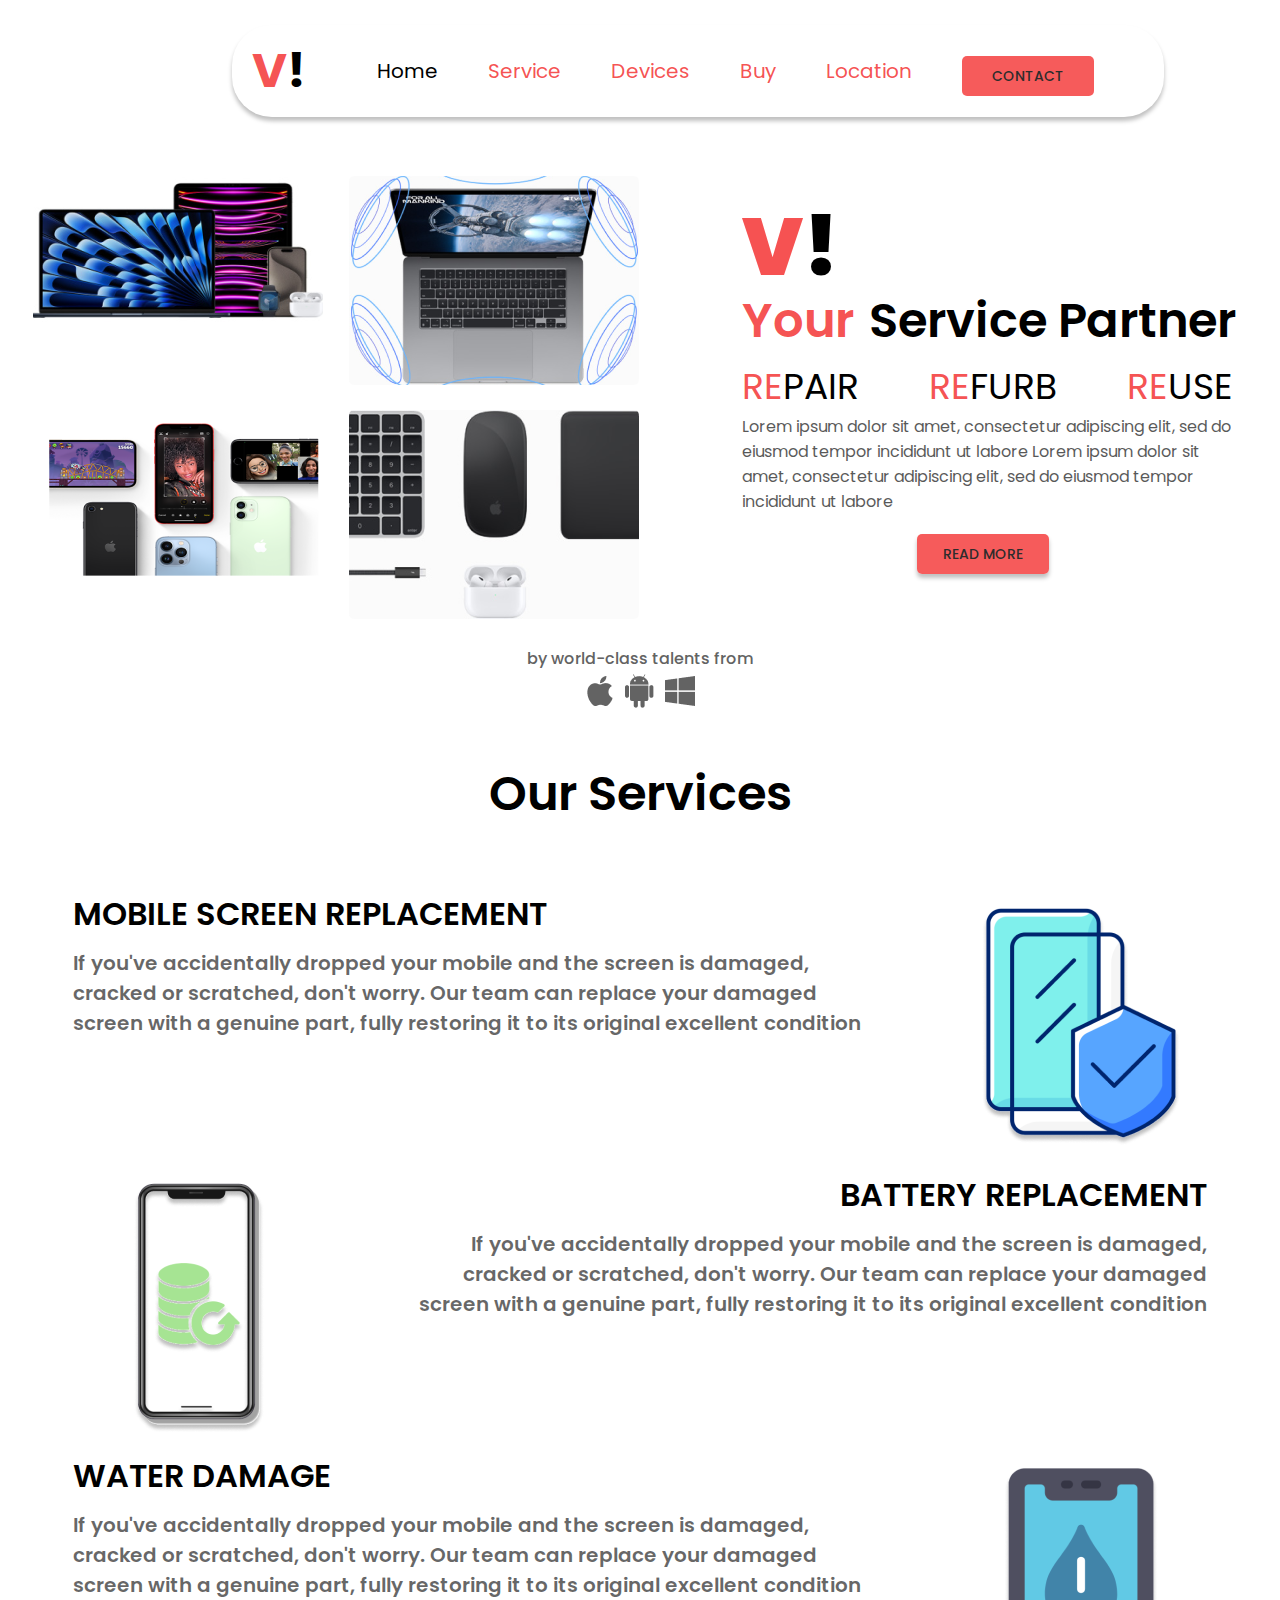
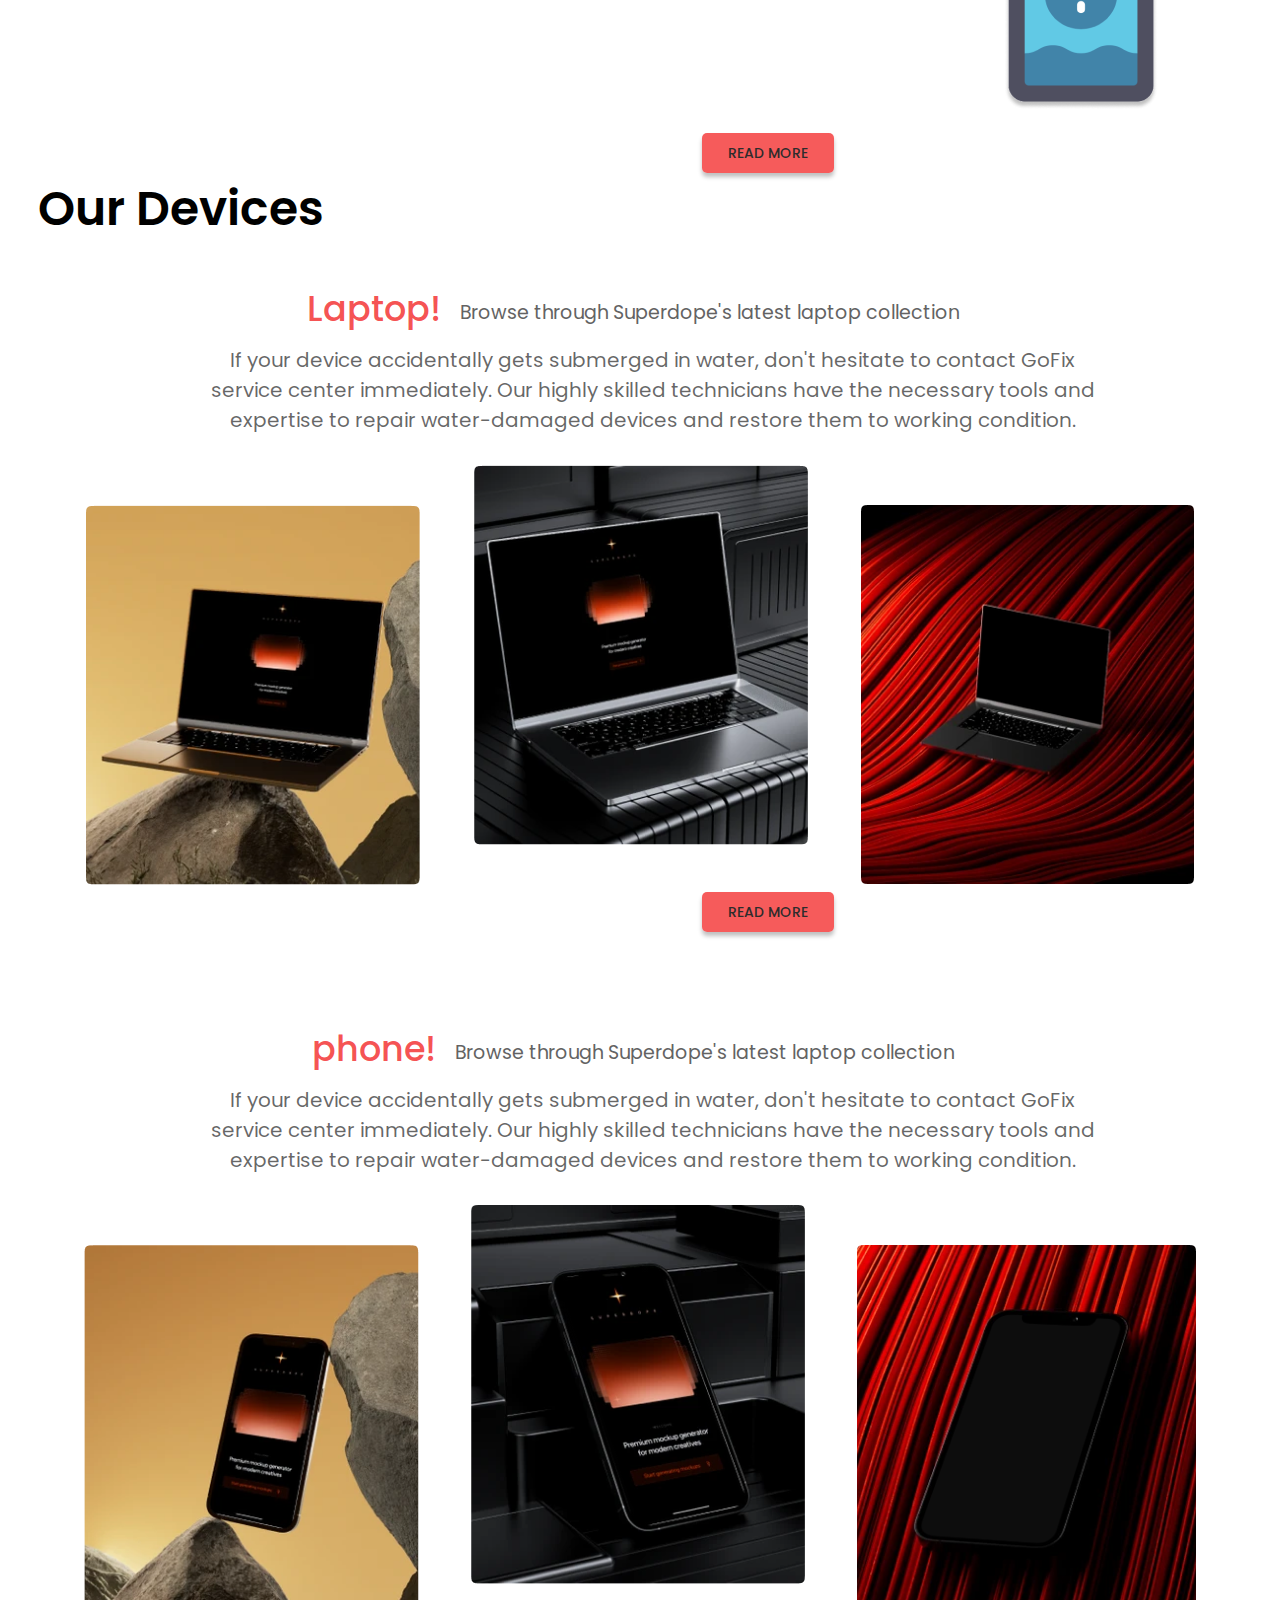
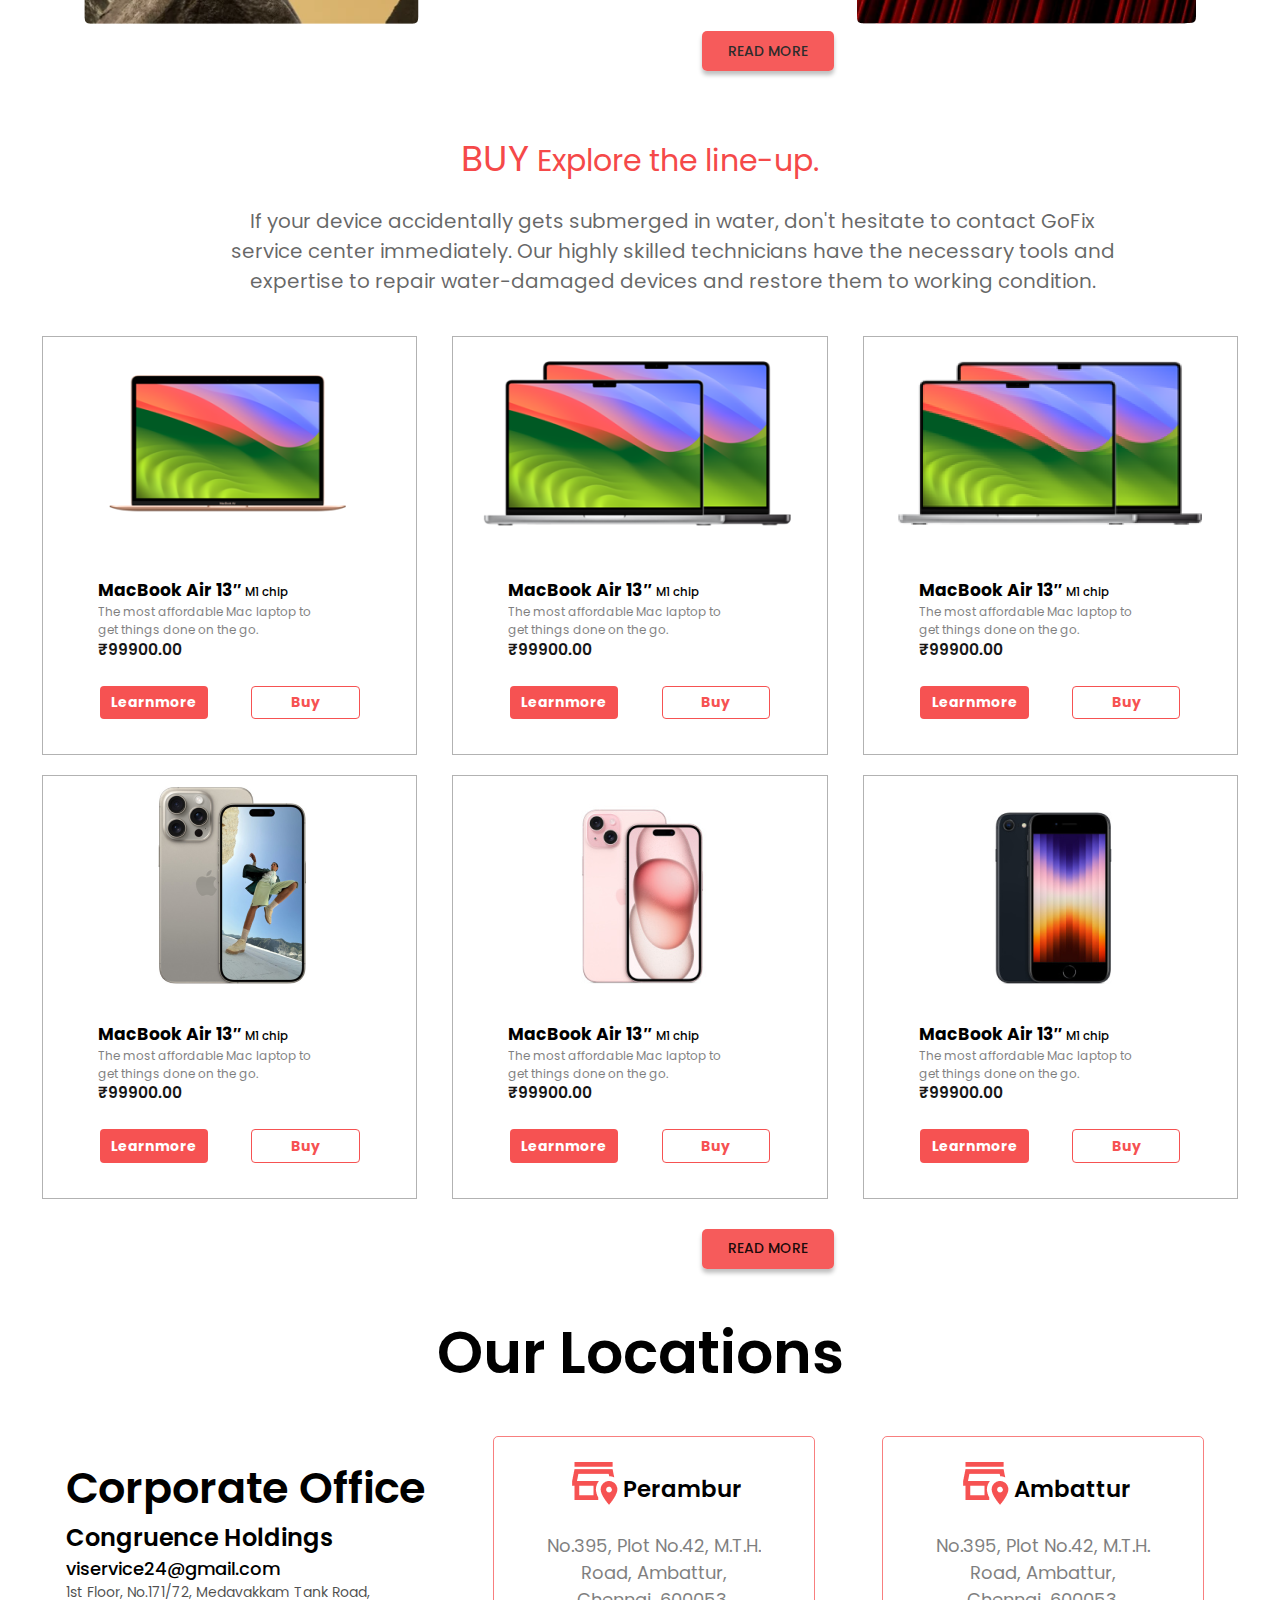
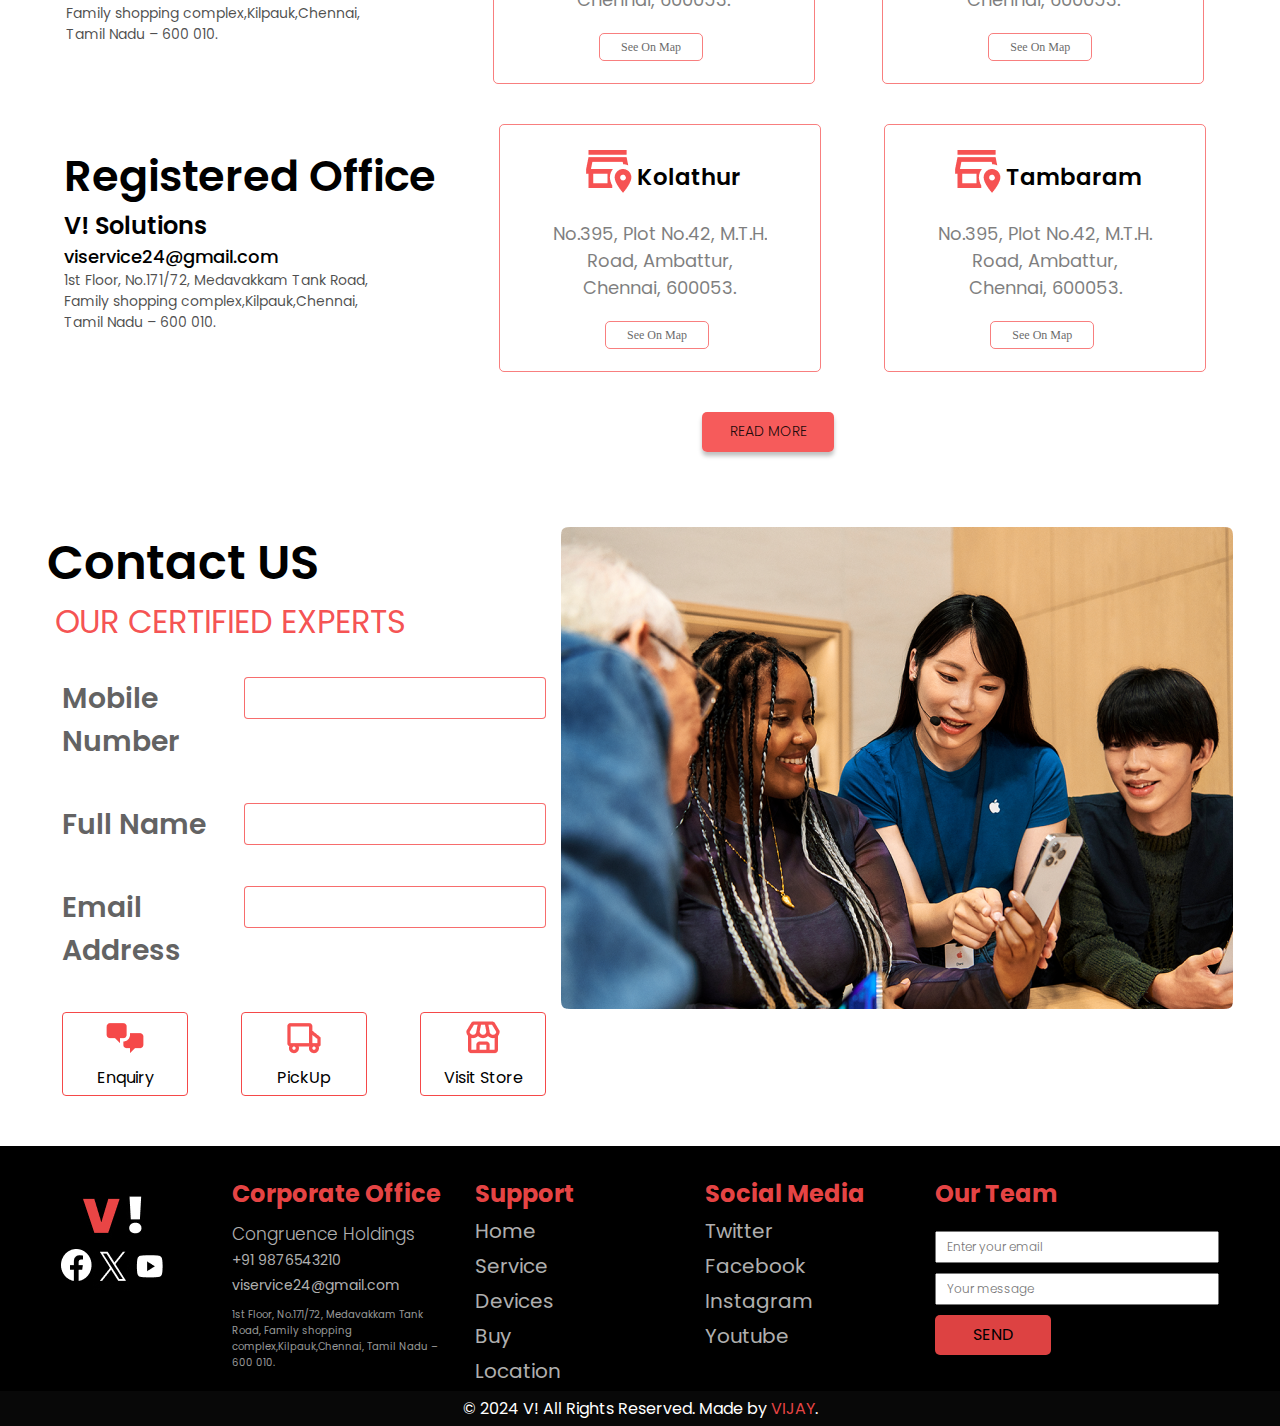
<file: index.html>
<!DOCTYPE html>
<html lang="en">
  <head>
    <meta charset="UTF-8" />
    <meta name="viewport" content="width=device-width, initial-scale=1.0" />
    <title>Phone & Laptop Service</title>
    <link rel="shortcut icon" href="./demoimage/V!.png" type="image/x-icon" />
    <link rel="stylesheet" href="./home.css" />
    <link rel="preconnect" href="https://fonts.googleapis.com" />
    <link rel="preconnect" href="https://fonts.gstatic.com" crossorigin />
    <link
      href="https://fonts.googleapis.com/css2?family=Poppins&display=swap"
      rel="stylesheet"
    />
  </head>
  <body>
 
    <div class="container">
         <!-- HEADER -->
    <div>
      <header>
        <div class="maindivheader">
          <div class="subdivone">
            <div class="logo">
              <a href="./index.html">V<span>!</span></a>
            </div>
          </div>
          <div class="subdivtwo">
            <ul class="headerflex">
              <li><a href="./index.html" id="home">Home</a></li>
              <li><a href="./Service.html">Service</a></li>
              <li><a href="./Devices.html">Devices</a></li>
              <li><a href="./Buy.html">Buy</a></li>
              <li><a href="./Location.html">Location</a></li>
              <li>
                <button class="contact">
                  <a href="#contactus" id="buttonfont">CONTACT</a>
                </button>
              </li>
            </ul>
          </div>
        </div>
      </header>
    </div>
      <!-- HEROSECTION -->
      <div class="herosection">
        <div class="maindivherosection">
          <div class="subdivherosectionone">
            <img src="./demoimage/home/herosectionimg.png" alt="" />
          </div>
          <div class="subdivherosectiontwo">
            <div class="herosectionlogo"><span>V</span>!</div>
            <div class="herosectionheading">
              <span>Your</span>Service Partner
            </div>
            <div class="subheading">
              <div class="maindivheadingflex">
                <div class="subdivheadingone"><span>RE</span>PAIR</div>
                <div class="subdivheadingtwo"><span>RE</span>FURB</div>
                <div class="subdivheadingthree"><span>RE</span>USE</div>
              </div>
            </div>
            <div class="herosectionpara">
              <p>
                Lorem ipsum dolor sit amet, consectetur adipiscing elit, sed do
                eiusmod tempor incididunt ut labore Lorem ipsum dolor sit amet,
                consectetur adipiscing elit, sed do eiusmod tempor incididunt ut
                labore
              </p>
            </div>
            <button><a href="" id="buttonfont">READ MORE</a></button>
          </div>
        </div>
        <div class="icon">
          <div class="iconheading">by world-class talents from</div>
          <div class="maindivherosectionicon">
            <div class="subdiviconone">
              <img src="./demoimage/home/appleicon.png" alt="" />
            </div>
            <div class="subdivicontwo">
              <img src="./demoimage/home/androidicon.png" alt="" />
            </div>
            <div class="subdiviconthree">
              <img src="./demoimage/home/windowsicon.png" alt="" />
            </div>
          </div>
        </div>
      </div>
      <!-- SERVICES -->
      <div class="services">
        <div class="headingservices">
          <h2>Our Services</h2>
        </div>
        <div class="serviceitems">
          <div class="maindivservicesone">
            <div class="subdivservicesone">
              <h3>MOBILE SCREEN REPLACEMENT</h3>
              <p>
                If you've accidentally dropped your mobile and the screen is
                damaged, cracked or scratched, don't worry. Our team can replace
                your damaged screen with a genuine part, fully restoring it to
                its original excellent condition
              </p>
            </div>
            <div class="subdivservicestwo">
              <img src="./demoimage/home/MOBILE SCREEN.png" alt="" />
            </div>
          </div>
          <div class="maindivservicestwo">
            <div class="subdivservicesone">
              <img src="./demoimage/home/BATTERY.png" alt="" />
            </div>
            <div class="subdivservicestwo">
              <h3>BATTERY REPLACEMENT</h3>
              <p>
                If you've accidentally dropped your mobile and the screen is
                damaged, cracked or scratched, don't worry. Our team can replace
                your damaged screen with a genuine part, fully restoring it to
                its original excellent condition
              </p>
            </div>
          </div>
          <div class="maindivservicesthree">
            <div class="subdivservicesone">
              <h3>WATER DAMAGE</h3>
              <p>
                If you've accidentally dropped your mobile and the screen is
                damaged, cracked or scratched, don't worry. Our team can replace
                your damaged screen with a genuine part, fully restoring it to
                its original excellent condition
              </p>
            </div>
            <div class="subdivservicestwo">
              <img src="./demoimage/home/WATER DAMAGE.png" alt="" />
            </div>
          </div>
        </div>
        <div class="servicesbutton">
          <button><a href="./Service.html" id="buttonfont">READ MORE</a></button>

        </div>
      </div>
      <!-- DEVICES -->
      <div class="devices">
        <div class="laptop">
          <div class="headingdevices">
            <h2>Our Devices</h2>
          </div>
          <div class="maindivlaptop">
            <div class="subdivlaptopone">Laptop!</div>
            <div class="subdivlaptoptwo">
              Browse through Superdope's latest laptop collection
            </div>
          </div>
          <div class="laptoppara">
            <p>
              If your device accidentally gets submerged in water, don't
              hesitate to contact GoFix service center immediately. Our highly
              skilled technicians have the necessary tools and expertise to
              repair water-damaged devices and restore them to working
              condition.
            </p>
          </div>
          <div class="maindivlaptopimg">
            <div class="subdivlaptopimgone">
              <img src="./demoimage/home/laptopone.png" alt="" />
            </div>
            <div class="subdivlaptopimgtwo">
              <img src="./demoimage/home/laptoptwo.png" alt="" />
            </div>
            <div class="subdivlaptopimgthree">
              <img src="./demoimage/home/laptopthree.png" alt="" />
            </div>
          </div>
          <button><a href="" id="buttonfont">READ MORE</a></button>
        </div>
        <div class="phone">
          <div class="maindivphone">
            <div class="subdivphoneone">phone!</div>
            <div class="subdivphonetwo">
              Browse through Superdope's latest laptop collection
            </div>
          </div>
          <div class="phonepara">
            <p>
              If your device accidentally gets submerged in water, don't
              hesitate to contact GoFix service center immediately. Our highly
              skilled technicians have the necessary tools and expertise to
              repair water-damaged devices and restore them to working
              condition.
            </p>
          </div>
          <div class="maindivphoneimg">
            <div class="subdivphoneimgone">
              <img src="./demoimage/home/phoneone.png" alt="" />
            </div>
            <div class="subdivphoneimgtwo">
              <img src="./demoimage/home/phonetwo.png" alt="" />
            </div>
            <div class="subdivphoneimgthree">
              <img src="./demoimage/home/phonethree.png" alt="" />
            </div>
          </div>
          <button><a href="./Devices.html" id="buttonfont">READ MORE</a></button>
        </div>
      </div>
      <!-- BUY -->
      <div class="buy">
        <div class="buyheading">
          <h2><strong>BUY</strong> Explore the line-up.</h2>
          <div class="buyheadingpara">
            <p>
              If your device accidentally gets submerged in water, don't
              hesitate to contact GoFix service center immediately. Our highly
              skilled technicians have the necessary tools and expertise to
              repair water-damaged devices and restore them to working
              condition.
            </p>
          </div>
        </div>
        <div class="cart">
          <div class="cartone">
            <div class="cartimg">
              <img src="./demoimage/home/cartlaptopone.png" alt="" />
            </div>
            <div class="cartinfo">
              <h3>MacBook Air 13″ <span>M1 chip</span></h3>
              <p>
                The most affordable Mac laptop to get things done on the go.
              </p>
              <h4>₹99900.00</h4>
            </div>
            <div class="maindivbutton">
              <div class="subdivbuttonone">
                <button><a href="./Buy.html">Learnmore</a></button>
              </div>
              <div class="subdivbuttontwo">
                <button><a href="./Buy.html">Buy</a></button>
              </div>
            </div>
          </div>
          <div class="carttwo">
            <div class="cartimg">
              <img src="./demoimage/home/cartlaptoptwo.png" alt="" />
            </div>
            <div class="cartinfo">
              <h3>MacBook Air 13″ <span>M1 chip</span></h3>
              <p>
                The most affordable Mac laptop to get things done on the go.
              </p>
              <h4>₹99900.00</h4>
            </div>
            <div class="maindivbutton">
              <div class="subdivbuttonone">
                <button><a href="./Buy.html">Learnmore</a></button>
              </div>
              <div class="subdivbuttontwo">
                <button><a href="./Buy.html">Buy</a></button>
              </div>
            </div>
          </div>
          <div class="cartthree">
            <div class="cartimg">
              <img src="./demoimage/home/cartlaptopthree.png" alt="" />
            </div>
            <div class="cartinfo">
              <h3>MacBook Air 13″ <span>M1 chip</span></h3>
              <p>
                The most affordable Mac laptop to get things done on the go.
              </p>
              <h4>₹99900.00</h4>
            </div>
            <div class="maindivbutton">
              <div class="subdivbuttonone">
                <button><a href="./Buy.html">Learnmore</a></button>
              </div>
              <div class="subdivbuttontwo">
                <button><a href="./Buy.html">Buy</a></button>
              </div>
            </div>
          </div>
          <div class="cartfour">
            <div class="cartimg">
              <img src="./demoimage/home/cartphoneone.png" alt="" />
            </div>
            <div class="cartinfo">
              <h3>MacBook Air 13″ <span>M1 chip</span></h3>
              <p>
                The most affordable Mac laptop to get things done on the go.
              </p>
              <h4>₹99900.00</h4>
            </div>
            <div class="maindivbutton">
              <div class="subdivbuttonone">
                <button><a href="./Buy.html">Learnmore</a></button>
              </div>
              <div class="subdivbuttontwo">
                <button><a href="./Buy.html">Buy</a></button>
              </div>
            </div>
          </div>
          <div class="cartfive">
            <div class="cartimg">
              <img src="./demoimage/home/cartphonetwo.png" alt="" />
            </div>
            <div class="cartinfo">
              <h3>MacBook Air 13″ <span>M1 chip</span></h3>
              <p>
                The most affordable Mac laptop to get things done on the go.
              </p>
              <h4>₹99900.00</h4>
            </div>
            <div class="maindivbutton">
              <div class="subdivbuttonone">
                <button><a href="./Buy.html">Learnmore</a></button>
              </div>
              <div class="subdivbuttontwo">
                <button><a href="./Buy.html">Buy</a></button>
              </div>
            </div>
          </div>
          <div class="cartsix">
            <div class="cartimg">
              <img src="./demoimage/home/cartphonethree.png" alt="" />
            </div>
            <div class="cartinfo">
              <h3>MacBook Air 13″ <span>M1 chip</span></h3>
              <p>
                The most affordable Mac laptop to get things done on the go.
              </p>
              <h4>₹99900.00</h4>
            </div>
            <div class="maindivbutton">
              <div class="subdivbuttonone">
                <button><a href="./Buy.html">Learnmore</a></button>
              </div>
              <div class="subdivbuttontwo">
                <button><a href="./Buy.html">Buy</a></button>
              </div>
            </div>
          </div>
        </div>
        <div class="cartbutton">
          <button><a href="">READ MORE</a></button>
        </div>
      </div>
      <!-- Locations -->
      <div class="locations">
        <h2>Our Locations</h2>
        <div class="maindivlocationone">
          <div class="subdivlocationone">
            <h3>Corporate Office</h3>
            <h4>Congruence Holdings</h4>
            <span>viservice24@gmail.com</span>
            <p>
              1st Floor, No.171/72, Medavakkam Tank Road, Family shopping
              complex,Kilpauk,Chennai, Tamil Nadu – 600 010.
            </p>
          </div>
          <div class="subdivlocationtwo">
            <div class="boxone">
              <div class="addressbox">
                <div class="maindivaddress">
                  <div class="subdivaddressone">
                    <img src="./demoimage/home/storeicon.png" alt="" />
                  </div>
                  <div class="subdivaddresstwo">
                    <h3>Perambur</h3>
                  </div>
                </div>
                <div class="addresspara">
                  <p>
                    No.395, Plot No.42, M.T.H. Road, Ambattur, Chennai, 600053.
                  </p>
                </div>
                <button><a href="./Location.html\">See On Map</a></button>
              </div>
            </div>
          </div>
          <div class="subdivlocationthree">
            <div class="boxotwo">
              <div class="addressbox">
                <div class="maindivaddress">
                  <div class="subdivaddressone">
                    <img src="./demoimage/home/storeicon.png" alt="" />
                  </div>
                  <div class="subdivaddresstwo">
                    <h3>Ambattur</h3>
                  </div>
                </div>
                <div class="addresspara">
                  <p>
                    No.395, Plot No.42, M.T.H. Road, Ambattur, Chennai, 600053.
                  </p>
                </div>
                <button><a href="./Location.html">See On Map</a></button>
              </div>
            </div>
          </div>
        </div>
        <div class="maindivlocationtwo">
          <div class="subdivlocationone">
            <h3>Registered Office</h3>
            <h4>V! Solutions</h4>
            <span>viservice24@gmail.com</span>
            <p>
              1st Floor, No.171/72, Medavakkam Tank Road, Family shopping
              complex,Kilpauk,Chennai, Tamil Nadu – 600 010.
            </p>
          </div>
          <div class="subdivlocationtwo">
            <div class="boxone">
              <div class="addressbox">
                <div class="maindivaddress">
                  <div class="subdivaddressone">
                    <img src="./demoimage/home/storeicon.png" alt="" />
                  </div>
                  <div class="subdivaddresstwo">
                    <h3>Kolathur</h3>
                  </div>
                </div>
                <div class="addresspara">
                  <p>
                    No.395, Plot No.42, M.T.H. Road, Ambattur, Chennai, 600053.
                  </p>
                </div>
                <button><a href="./Location.html">See On Map</a></button>
              </div>
            </div>
          </div>
          <div class="subdivlocationthree">
            <div class="boxotwo">
              <div class="addressbox">
                <div class="maindivaddress">
                  <div class="subdivaddressone">
                    <img src="./demoimage/home/storeicon.png" alt="" />
                  </div>
                  <div class="subdivaddresstwo">
                    <h3>Tambaram</h3>
                  </div>
                </div>
                <div class="addresspara">
                  <p>
                    No.395, Plot No.42, M.T.H. Road, Ambattur, Chennai, 600053.
                  </p>
                </div>
                <button><a href="./Location.html">See On Map</a></button>
              </div>
            </div>
          </div>
        </div>
        <div class="locationbutton">
          <button><a href="./Location.html">READ MORE</a></button>
        </div>
      </div>
      <!-- Contact -->
      <div class="contactform" id="contactus">
        <div class="maindivcontactform">
          <div class="subdivcontactformone">
            <h2>Contact US</h2>
            <h4>OUR CERTIFIED EXPERTS</h4>
            <div class="formfilling">
              <form action="">
                <div class="maindivfromone">
                  <div class="subdivformone">
                    <label for="">Mobile Number</label>
                  </div>
                  <div class="subdivformtwo">
                    <input type="number" required />
                  </div>
                </div>
                <div class="maindivfromtwo">
                  <div class="subdivformone">
                    <label for="">Full Name</label>
                  </div>
                  <div class="subdivformtwo">
                    <input type="text" required />
                  </div>
                </div>
                <div class="maindivfromthree">
                  <div class="subdivformone">
                    <label for="">Email Address</label>
                  </div>
                  <div class="subdivformtwo">
                    <input type="email" required />
                  </div>
                </div>
              </form>
              <div class="maindivformbox">
                <div class="subdivformboxone">
                  <button>
                    <img src="./demoimage/home/chaticonform.png" alt="" />
                    <div><a href="">Enquiry</a></div>
                  </button>
                </div>
                <div class="subdivformboxtwo">
                  <button>
                    <img src="./demoimage/home/veniconform.png" alt="" />
                    <div><a href="">PickUp</a></div>
                  </button>
                </div>
                <div class="subdivformboxthree">
                  <button>
                    <img src="./demoimage/home/storeiconform.png" alt="" />
                    <div><a href="">Visit Store</a></div>
                  </button>
                </div>
              </div>
            </div>
          </div>
          <div class="subdivcontactformtwo">
            <img src="./demoimage/home/contactimg.png" alt="" />
          </div>
        </div>
      </div>
    </div>
    <!-- FOOTER -->
    <footer class="footerback">
      <div class="maindivfooter">
        <div class="subdivfooterone">
          <div class="logofooter">
            <img src="./demoimage/home/V!ICON.png" alt="" />
          </div>
          <div class="maindivicon">
            <div class="subdiviconone">
              <img src="./demoimage/home/FacebookICON.png" alt="" />
            </div>
            <div class="subdivicontwo">
              <img src="./demoimage/home/twitterICON.png" alt="" />
            </div>
            <div class="subdiviconthree">
              <img src="./demoimage/home/youtubeICON.png" alt="" />
            </div>
          </div>
        </div>
        <div class="subdivfootertwo">
          <div class="footeritem">
            <h2>Corporate Office</h2>
          <h4>Congruence Holdings</h4>
          <span> +91 9876543210<br />viservice24@gmail.com </span>
          <p>
            1st Floor, No.171/72, Medavakkam Tank Road, Family shopping
            complex,Kilpauk,Chennai, Tamil Nadu – 600 010.
          </p>
          </div>
        </div>
        <div class="subdivfooterthree">
          <div class="footerlistitem">
            <h2>Support</h2>
            <ol>
              <li><a href="./index.html">Home</a></li>
              <li><a href="./Service.html">Service</a></li>
              <li><a href="./Devices.html">Devices</a></li>
              <li><a href="./Buy.html">Buy</a></li>
              <li><a href="./Location.html">Location</a></li>
            </ol>
          </div>
        </div>
        <div class="subdivfooterfour">
          <div class="footerlistitem">
            <h2>Social Media</h2>
            <ol>
              <li><a href="">Twitter</a></li>
              <li><a href="">Facebook</a></li>
              <li><a href="">Instagram</a></li>
              <li><a href="">Youtube</a></li>
            </ol>
          </div>
        </div>
        <div class="subdivfooterfive">
          <div class="footeritem">
            <h2>Our Team</h2>
            <div class="footerform">
              <form action="">
                <input type="text" placeholder="Enter your email"><br>
                <input type="text" placeholder="Your message">
                <div class="footerbutton">
                  <button><a href="#contactus">SEND</a></button>
                </div>
              </form>
            </div>
        </div>
      </div>
      </div>
      <div class="copyright">
        <span> © 2024 V! All Rights Reserved. Made by <b>VIJAY</b>.</span>
      </div>
    </footer>
  </body>
</html>
</file>
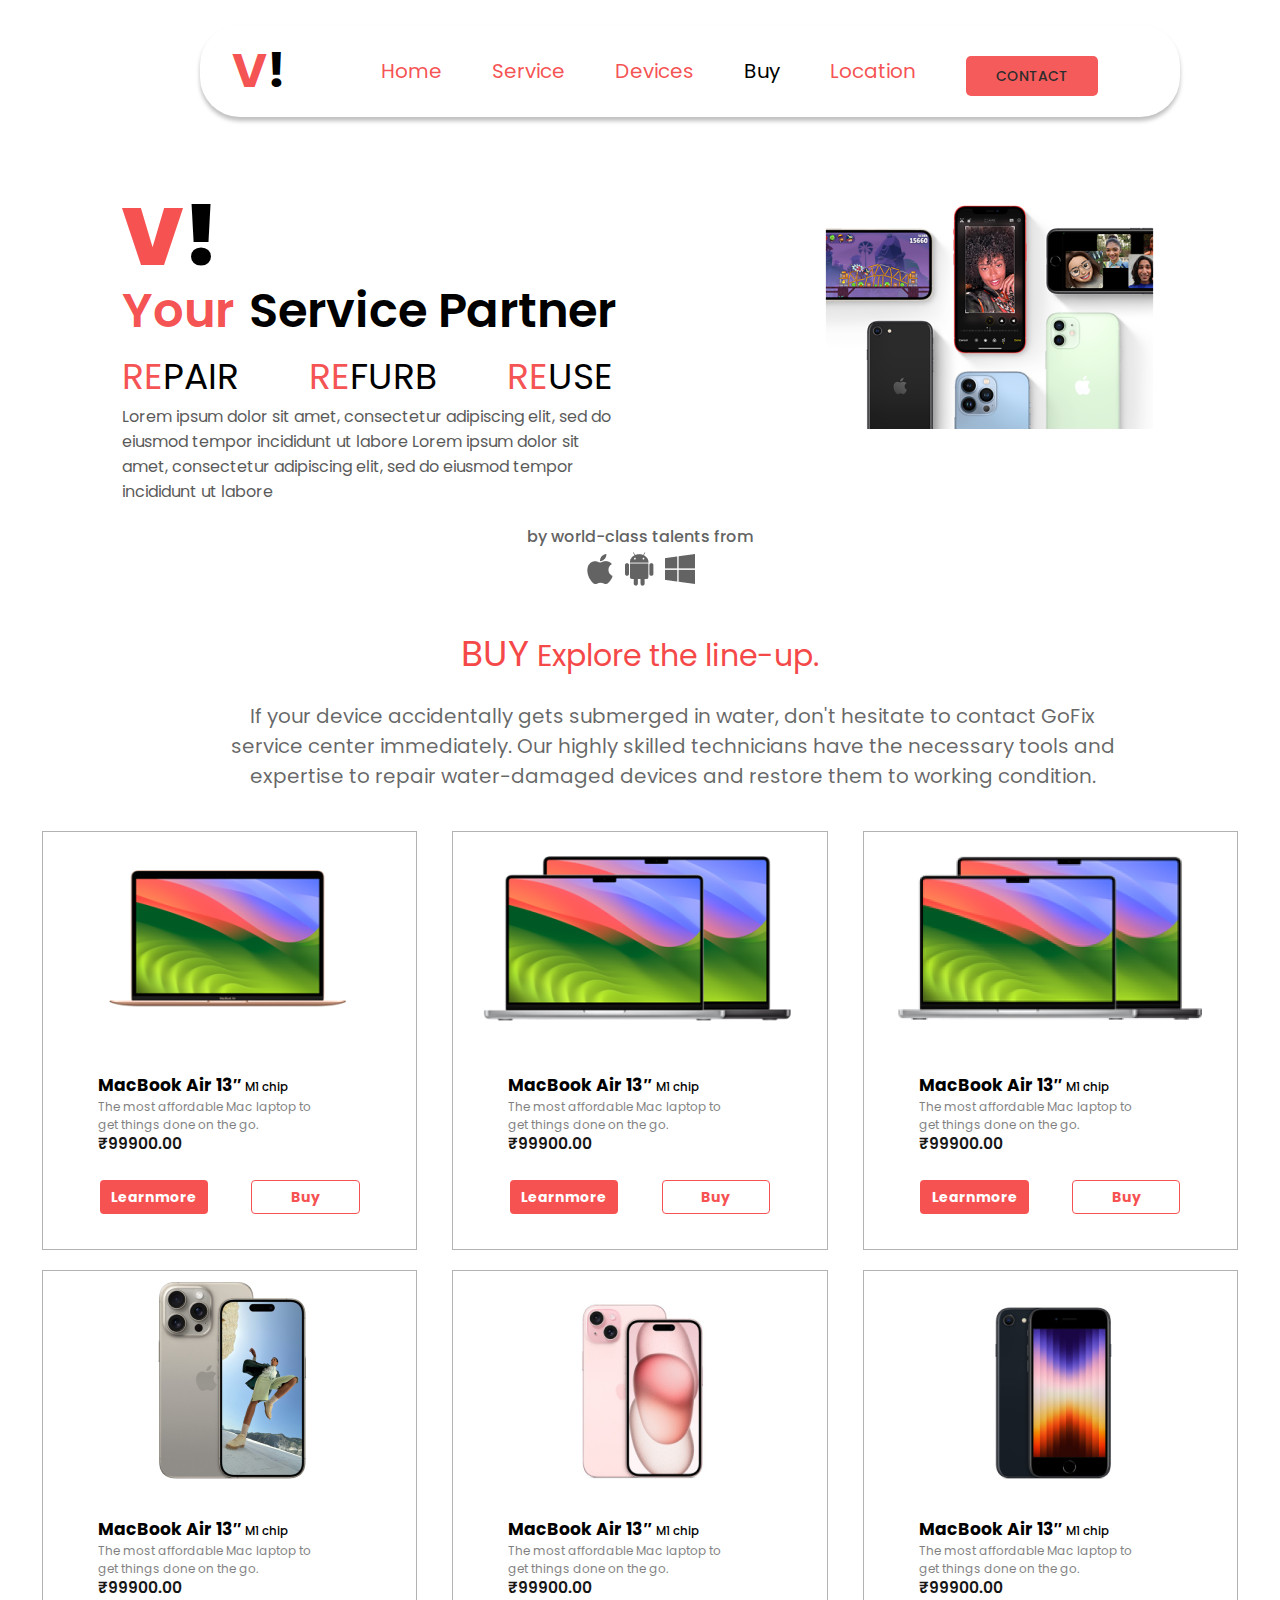
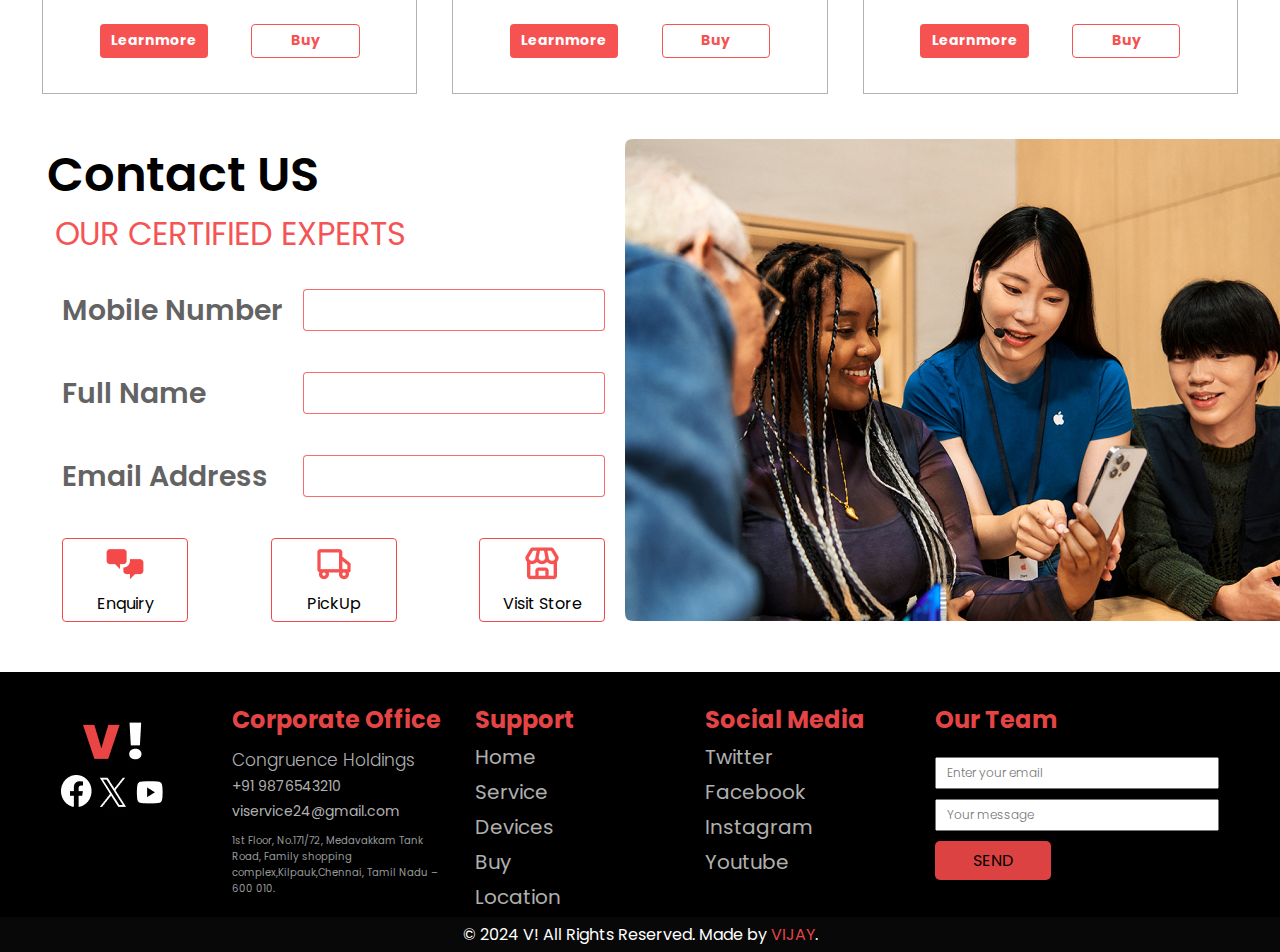
<file: Buy.html>
<!DOCTYPE html>
<html lang="en">
  <head>
    <meta charset="UTF-8" />
    <meta name="viewport" content="width=device-width, initial-scale=1.0" />
    <title>Phone & Laptop Service</title>
    <link rel="shortcut icon" href="./demoimage/V!.png" type="image/x-icon" />
    <link rel="stylesheet" href="./Buy.css" />
    <link rel="preconnect" href="https://fonts.googleapis.com" />
    <link rel="preconnect" href="https://fonts.gstatic.com" crossorigin />
    <link
      href="https://fonts.googleapis.com/css2?family=Poppins&display=swap"
      rel="stylesheet"
    />
  </head>
  <body>
    <!-- HEADER -->
    <div>
      <header>
        <div class="maindivheader">
          <div class="subdivone">
            <div class="logo">
              <a href="./index.html">V<span>!</span></a>
            </div>
          </div>
          <div class="subdivtwo">
            <ul class="headerflex">
              <li><a href="./index.html">Home</a></li>
              <li><a href="./Service.html">Service</a></li>
              <li><a href="./Devices.html">Devices</a></li>
              <li><a href="./Buy.html" id="buy">Buy</a></li>
              <li><a href="./Location.html">Location</a></li>
              <li>
                <button class="contact">
                  <a href="" id="buttonfont">CONTACT</a>
                </button>
              </li>
            </ul>
          </div>
        </div>
      </header>
    </div>
    <div class="container">
      <!-- HEROSECTION -->
      <div class="herosection">
        <div class="maindivherosection">
          <div class="subdivherosectionone">
            <div class="herosectionlogo"><span>V</span>!</div>
            <div class="herosectionheading">
              <span>Your</span>Service Partner
            </div>
            <div class="subheading">
              <div class="maindivheadingflex">
                <div class="subdivheadingone"><span>RE</span>PAIR</div>
                <div class="subdivheadingtwo"><span>RE</span>FURB</div>
                <div class="subdivheadingthree"><span>RE</span>USE</div>
              </div>
            </div>
            <div class="herosectionpara">
              <p>
                Lorem ipsum dolor sit amet, consectetur adipiscing elit, sed do
                eiusmod tempor incididunt ut labore Lorem ipsum dolor sit amet,
                consectetur adipiscing elit, sed do eiusmod tempor incididunt ut
                labore
              </p>
            </div>
          </div>
          <div class="subdivherosectiontwo">
            <img src="./demoimage/home/herosectionBUY.png" alt="" />
          </div>
        </div>
        <div class="icon">
          <div class="iconheading">by world-class talents from</div>
          <div class="maindivherosectionicon">
            <div class="subdiviconone">
              <img src="./demoimage/home/appleicon.png" alt="" />
            </div>
            <div class="subdivicontwo">
              <img src="./demoimage/home/androidicon.png" alt="" />
            </div>
            <div class="subdiviconthree">
              <img src="./demoimage/home/windowsicon.png" alt="" />
            </div>
          </div>
        </div>
      </div>
      <!-- BUY -->
      <div class="buy">
        <div class="buyheading">
          <h2><strong>BUY</strong> Explore the line-up.</h2>
          <div class="buyheadingpara">
            <p>
              If your device accidentally gets submerged in water, don't
              hesitate to contact GoFix service center immediately. Our highly
              skilled technicians have the necessary tools and expertise to
              repair water-damaged devices and restore them to working
              condition.
            </p>
          </div>
        </div>
        <div class="cart">
          <div class="cartone">
            <div class="cartimg">
              <img src="./demoimage/home/cartlaptopone.png" alt="" />
            </div>
            <div class="cartinfo">
              <h3>MacBook Air 13″ <span>M1 chip</span></h3>
              <p>
                The most affordable Mac laptop to get things done on the go.
              </p>
              <h4>₹99900.00</h4>
            </div>
            <div class="maindivbutton">
              <div class="subdivbuttonone">
                <button><a href="">Learnmore</a></button>
              </div>
              <div class="subdivbuttontwo">
                <button><a href="">Buy</a></button>
              </div>
            </div>
          </div>
          <div class="carttwo">
            <div class="cartimg">
              <img src="./demoimage/home/cartlaptoptwo.png" alt="" />
            </div>
            <div class="cartinfo">
              <h3>MacBook Air 13″ <span>M1 chip</span></h3>
              <p>
                The most affordable Mac laptop to get things done on the go.
              </p>
              <h4>₹99900.00</h4>
            </div>
            <div class="maindivbutton">
              <div class="subdivbuttonone">
                <button><a href="">Learnmore</a></button>
              </div>
              <div class="subdivbuttontwo">
                <button><a href="">Buy</a></button>
              </div>
            </div>
          </div>
          <div class="cartthree">
            <div class="cartimg">
              <img src="./demoimage/home/cartlaptopthree.png" alt="" />
            </div>
            <div class="cartinfo">
              <h3>MacBook Air 13″ <span>M1 chip</span></h3>
              <p>
                The most affordable Mac laptop to get things done on the go.
              </p>
              <h4>₹99900.00</h4>
            </div>
            <div class="maindivbutton">
              <div class="subdivbuttonone">
                <button><a href="">Learnmore</a></button>
              </div>
              <div class="subdivbuttontwo">
                <button><a href="">Buy</a></button>
              </div>
            </div>
          </div>
          <div class="cartfour">
            <div class="cartimg">
              <img src="./demoimage/home/cartphoneone.png" alt="" />
            </div>
            <div class="cartinfo">
              <h3>MacBook Air 13″ <span>M1 chip</span></h3>
              <p>
                The most affordable Mac laptop to get things done on the go.
              </p>
              <h4>₹99900.00</h4>
            </div>
            <div class="maindivbutton">
              <div class="subdivbuttonone">
                <button><a href="">Learnmore</a></button>
              </div>
              <div class="subdivbuttontwo">
                <button><a href="">Buy</a></button>
              </div>
            </div>
          </div>
          <div class="cartfive">
            <div class="cartimg">
              <img src="./demoimage/home/cartphonetwo.png" alt="" />
            </div>
            <div class="cartinfo">
              <h3>MacBook Air 13″ <span>M1 chip</span></h3>
              <p>
                The most affordable Mac laptop to get things done on the go.
              </p>
              <h4>₹99900.00</h4>
            </div>
            <div class="maindivbutton">
              <div class="subdivbuttonone">
                <button><a href="">Learnmore</a></button>
              </div>
              <div class="subdivbuttontwo">
                <button><a href="">Buy</a></button>
              </div>
            </div>
          </div>
          <div class="cartsix">
            <div class="cartimg">
              <img src="./demoimage/home/cartphonethree.png" alt="" />
            </div>
            <div class="cartinfo">
              <h3>MacBook Air 13″ <span>M1 chip</span></h3>
              <p>
                The most affordable Mac laptop to get things done on the go.
              </p>
              <h4>₹99900.00</h4>
            </div>
            <div class="maindivbutton">
              <div class="subdivbuttonone">
                <button><a href="">Learnmore</a></button>
              </div>
              <div class="subdivbuttontwo">
                <button><a href="">Buy</a></button>
              </div>
            </div>
          </div>
        </div>
        <!-- <div class="cartbutton">
          <button><a href="">READ MORE</a></button>
        </div> -->
      </div>
      <!-- Contact -->
      <div class="contactform">
        <div class="maindivcontactform">
          <div class="subdivcontactformone">
            <h2>Contact US</h2>
            <h4>OUR CERTIFIED EXPERTS</h4>
            <div class="formfilling">
              <form action="">
                <div class="maindivfromone">
                  <div class="subdivformone">
                    <label for="">Mobile Number</label>
                  </div>
                  <div class="subdivformtwo">
                    <input type="number" required />
                  </div>
                </div>
                <div class="maindivfromtwo">
                  <div class="subdivformone">
                    <label for="">Full Name</label>
                  </div>
                  <div class="subdivformtwo">
                    <input type="text" required />
                  </div>
                </div>
                <div class="maindivfromthree">
                  <div class="subdivformone">
                    <label for="">Email Address</label>
                  </div>
                  <div class="subdivformtwo">
                    <input type="email" required />
                  </div>
                </div>
              </form>
              <div class="maindivformbox">
                <div class="subdivformboxone">
                  <button>
                    <img src="./demoimage/home/chaticonform.png" alt="" />
                    <div><a href="">Enquiry</a></div>
                  </button>
                </div>
                <div class="subdivformboxtwo">
                  <button>
                    <img src="./demoimage/home/veniconform.png" alt="" />
                    <div><a href="">PickUp</a></div>
                  </button>
                </div>
                <div class="subdivformboxthree">
                  <button>
                    <img src="./demoimage/home/storeiconform.png" alt="" />
                    <div><a href="">Visit Store</a></div>
                  </button>
                </div>
              </div>
            </div>
          </div>
          <div class="subdivcontactformtwo">
            <img src="./demoimage/home/contactimg.png" alt="" />
          </div>
        </div>
      </div>
    </div>
    <!-- FOOTER -->
    <footer class="footerback">
      <div class="maindivfooter">
        <div class="subdivfooterone">
          <div class="logofooter">
            <img src="./demoimage/home/V!ICON.png" alt="" />
          </div>
          <div class="maindivicon">
            <div class="subdiviconone">
              <img src="./demoimage/home/FacebookICON.png" alt="" />
            </div>
            <div class="subdivicontwo">
              <img src="./demoimage/home/twitterICON.png" alt="" />
            </div>
            <div class="subdiviconthree">
              <img src="./demoimage/home/youtubeICON.png" alt="" />
            </div>
          </div>
        </div>
        <div class="subdivfootertwo">
          <div class="footeritem">
            <h2>Corporate Office</h2>
            <h4>Congruence Holdings</h4>
            <span> +91 9876543210<br />viservice24@gmail.com </span>
            <p>
              1st Floor, No.171/72, Medavakkam Tank Road, Family shopping
              complex,Kilpauk,Chennai, Tamil Nadu – 600 010.
            </p>
          </div>
        </div>
        <div class="subdivfooterthree">
          <div class="footerlistitem">
            <h2>Support</h2>
            <ol>
              <li><a href="">Home</a></li>
              <li><a href="">Service</a></li>
              <li><a href="">Devices</a></li>
              <li><a href="">Buy</a></li>
              <li><a href="">Location</a></li>
            </ol>
          </div>
        </div>
        <div class="subdivfooterfour">
          <div class="footerlistitem">
            <h2>Social Media</h2>
            <ol>
              <li><a href="">Twitter</a></li>
              <li><a href="">Facebook</a></li>
              <li><a href="">Instagram</a></li>
              <li><a href="">Youtube</a></li>
            </ol>
          </div>
        </div>
        <div class="subdivfooterfive">
          <div class="footeritem">
            <h2>Our Team</h2>
            <div class="footerform">
              <form action="">
                <input type="text" placeholder="Enter your email" /><br />
                <input type="text" placeholder="Your message" />
                <div class="footerbutton">
                  <button><a href="">SEND</a></button>
                </div>
              </form>
            </div>
          </div>
        </div>
      </div>
      <div class="copyright">
        <span> © 2024 V! All Rights Reserved. Made by <b>VIJAY</b>.</span>
      </div>
    </footer>
  </body>
</html>
</file>
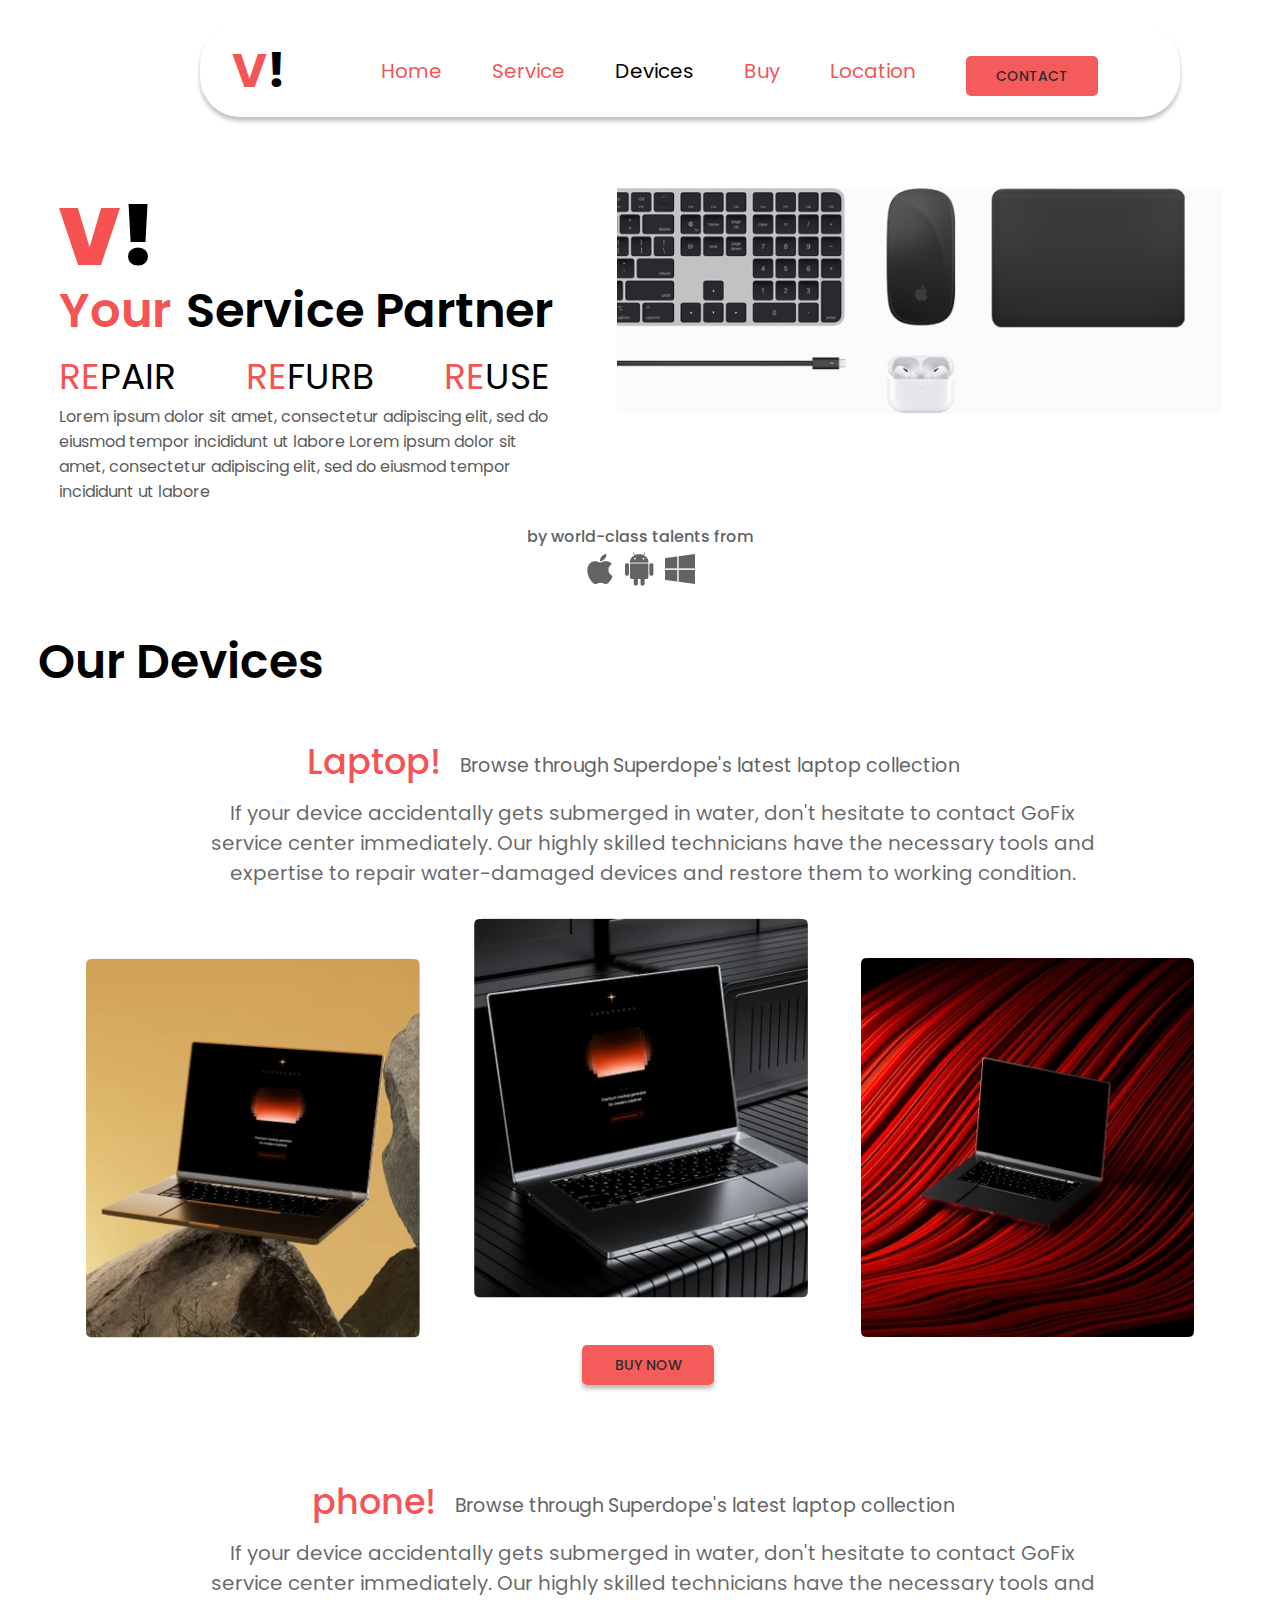
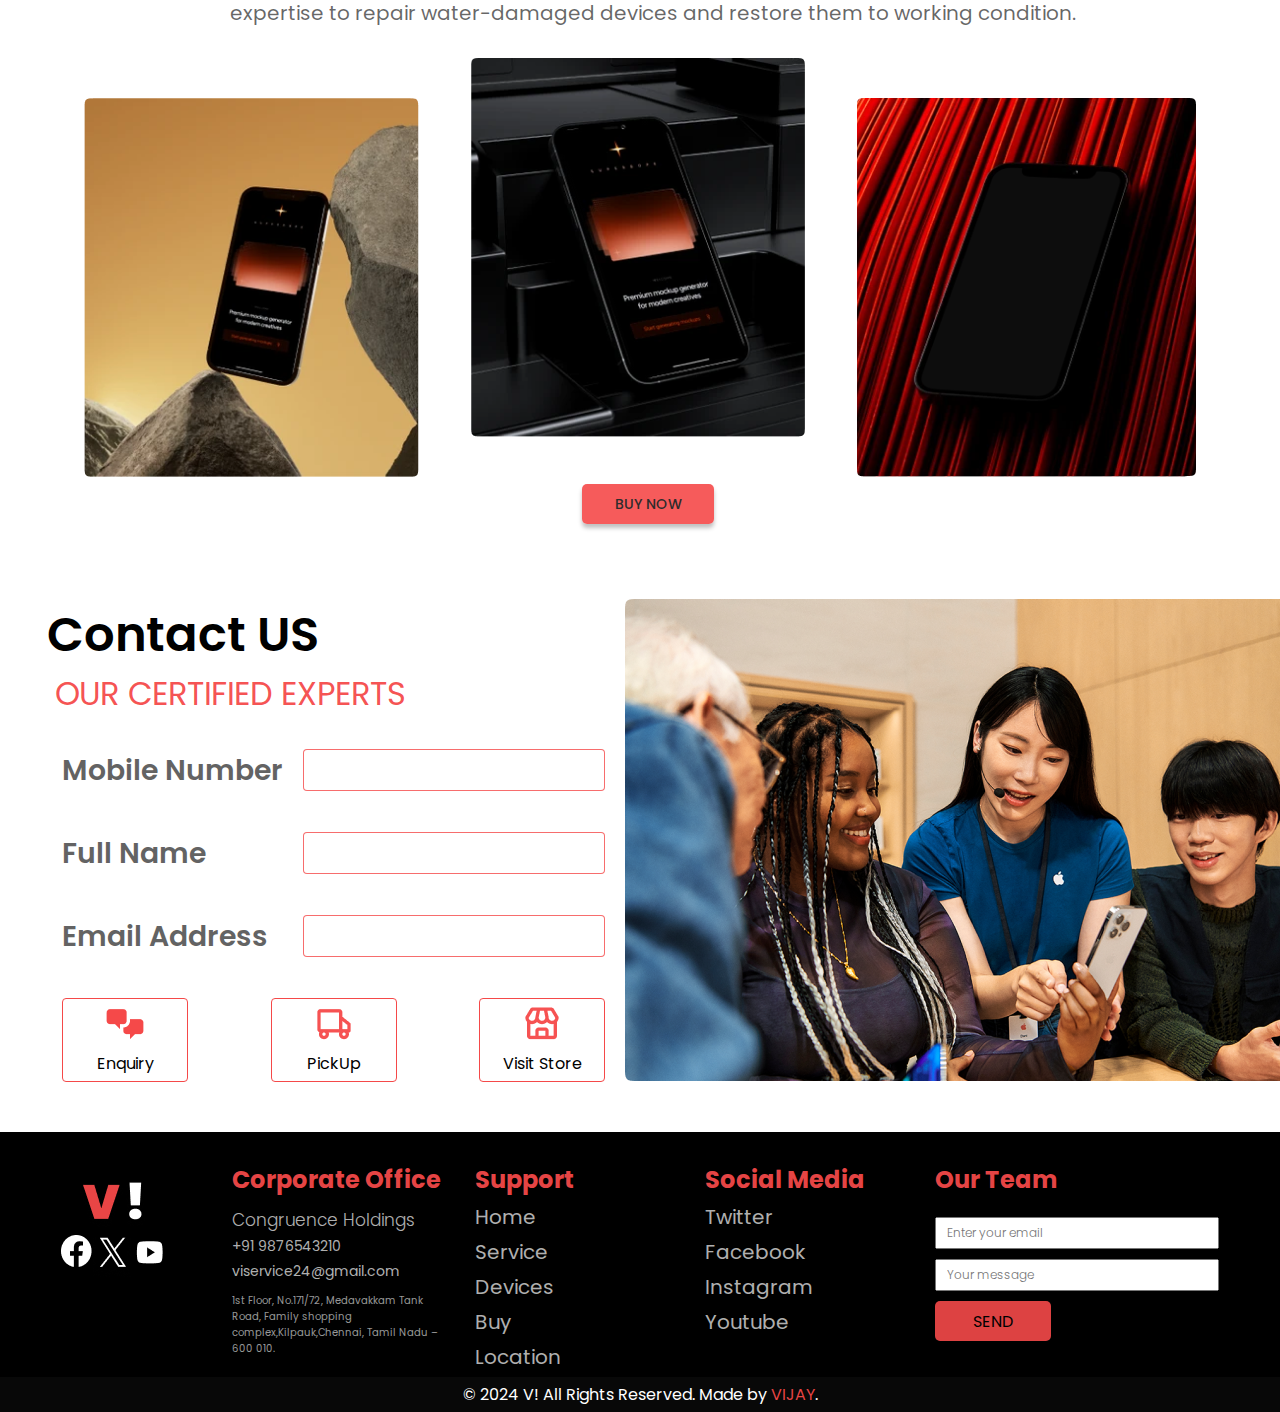
<file: Devices.html>
<!DOCTYPE html>
<html lang="en">
  <head>
    <meta charset="UTF-8" />
    <meta name="viewport" content="width=device-width, initial-scale=1.0" />
    <title>Phone & Laptop Service</title>
    <link rel="shortcut icon" href="./demoimage/V!.png" type="image/x-icon" />
    <link rel="stylesheet" href="./Devices.css" />
    <link rel="preconnect" href="https://fonts.googleapis.com" />
    <link rel="preconnect" href="https://fonts.gstatic.com" crossorigin />
    <link
      href="https://fonts.googleapis.com/css2?family=Poppins&display=swap"
      rel="stylesheet"
    />
  </head>
  <body>
    <!-- HEADER -->
    <div>
      <header>
        <div class="maindivheader">
          <div class="subdivone">
            <div class="logo">
              <a href="./index.html">V<span>!</span></a>
            </div>
          </div>
          <div class="subdivtwo">
            <ul class="headerflex">
              <li><a href="./index.html">Home</a></li>
              <li><a href="./Service.html">Service</a></li>
              <li><a href="./Devices.html" id="devices">Devices</a></li>
              <li><a href="./Buy.html">Buy</a></li>
              <li><a href="./Location.html">Location</a></li>
              <li>
                <button class="contact">
                  <a href="" id="buttonfont">CONTACT</a>
                </button>
              </li>
            </ul>
          </div>
        </div>
      </header>
    </div>
    <div class="container">
      <!-- HEROSECTION -->
      <div class="herosection">
        <div class="maindivherosection">
          <div class="subdivherosectionone">
            <div class="herosectionlogo"><span>V</span>!</div>
            <div class="herosectionheading">
              <span>Your</span>Service Partner
            </div>
            <div class="subheading">
              <div class="maindivheadingflex">
                <div class="subdivheadingone"><span>RE</span>PAIR</div>
                <div class="subdivheadingtwo"><span>RE</span>FURB</div>
                <div class="subdivheadingthree"><span>RE</span>USE</div>
              </div>
            </div>
            <div class="herosectionpara">
              <p>
                Lorem ipsum dolor sit amet, consectetur adipiscing elit, sed do
                eiusmod tempor incididunt ut labore Lorem ipsum dolor sit amet,
                consectetur adipiscing elit, sed do eiusmod tempor incididunt ut
                labore
              </p>
            </div>
          </div>
          <div class="subdivherosectiontwo">
            <img src="./demoimage/home/herosectionDEVICES.png" alt="" />
          </div>
        </div>
        <div class="icon">
          <div class="iconheading">by world-class talents from</div>
          <div class="maindivherosectionicon">
            <div class="subdiviconone">
              <img src="./demoimage/home/appleicon.png" alt="" />
            </div>
            <div class="subdivicontwo">
              <img src="./demoimage/home/androidicon.png" alt="" />
            </div>
            <div class="subdiviconthree">
              <img src="./demoimage/home/windowsicon.png" alt="" />
            </div>
          </div>
        </div>
      </div>
      <!-- DEVICES -->
      <div class="devices">
        <div class="laptop">
          <div class="headingdevices">
            <h2>Our Devices</h2>
          </div>
          <div class="maindivlaptop">
            <div class="subdivlaptopone">Laptop!</div>
            <div class="subdivlaptoptwo">
              Browse through Superdope's latest laptop collection
            </div>
          </div>
          <div class="laptoppara">
            <p>
              If your device accidentally gets submerged in water, don't
              hesitate to contact GoFix service center immediately. Our highly
              skilled technicians have the necessary tools and expertise to
              repair water-damaged devices and restore them to working
              condition.
            </p>
          </div>
          <div class="maindivlaptopimg">
            <div class="subdivlaptopimgone">
              <img src="./demoimage/home/laptopone.png" alt="" />
            </div>
            <div class="subdivlaptopimgtwo">
              <img src="./demoimage/home/laptoptwo.png" alt="" />
            </div>
            <div class="subdivlaptopimgthree">
              <img src="./demoimage/home/laptopthree.png" alt="" />
            </div>
          </div>
          <button><a href="" id="buttonfont">BUY NOW</a></button>
        </div>
        <div class="phone">
          <div class="maindivphone">
            <div class="subdivphoneone">phone!</div>
            <div class="subdivphonetwo">
              Browse through Superdope's latest laptop collection
            </div>
          </div>
          <div class="phonepara">
            <p>
              If your device accidentally gets submerged in water, don't
              hesitate to contact GoFix service center immediately. Our highly
              skilled technicians have the necessary tools and expertise to
              repair water-damaged devices and restore them to working
              condition.
            </p>
          </div>
          <div class="maindivphoneimg">
            <div class="subdivphoneimgone">
              <img src="./demoimage/home/phoneone.png" alt="" />
            </div>
            <div class="subdivphoneimgtwo">
              <img src="./demoimage/home/phonetwo.png" alt="" />
            </div>
            <div class="subdivphoneimgthree">
              <img src="./demoimage/home/phonethree.png" alt="" />
            </div>
          </div>
          <button><a href="" id="buttonfont">BUY NOW</a></button>
        </div>
      </div>
      <!-- Contact -->
      <div class="contactform">
        <div class="maindivcontactform">
          <div class="subdivcontactformone">
            <h2>Contact US</h2>
            <h4>OUR CERTIFIED EXPERTS</h4>
            <div class="formfilling">
              <form action="">
                <div class="maindivfromone">
                  <div class="subdivformone">
                    <label for="">Mobile Number</label>
                  </div>
                  <div class="subdivformtwo">
                    <input type="number" required />
                  </div>
                </div>
                <div class="maindivfromtwo">
                  <div class="subdivformone">
                    <label for="">Full Name</label>
                  </div>
                  <div class="subdivformtwo">
                    <input type="text" required />
                  </div>
                </div>
                <div class="maindivfromthree">
                  <div class="subdivformone">
                    <label for="">Email Address</label>
                  </div>
                  <div class="subdivformtwo">
                    <input type="email" required />
                  </div>
                </div>
              </form>
              <div class="maindivformbox">
                <div class="subdivformboxone">
                  <button>
                    <img src="./demoimage/home/chaticonform.png" alt="" />
                    <div><a href="">Enquiry</a></div>
                  </button>
                </div>
                <div class="subdivformboxtwo">
                  <button>
                    <img src="./demoimage/home/veniconform.png" alt="" />
                    <div><a href="">PickUp</a></div>
                  </button>
                </div>
                <div class="subdivformboxthree">
                  <button>
                    <img src="./demoimage/home/storeiconform.png" alt="" />
                    <div><a href="">Visit Store</a></div>
                  </button>
                </div>
              </div>
            </div>
          </div>
          <div class="subdivcontactformtwo">
            <img src="./demoimage/home/contactimg.png" alt="" />
          </div>
        </div>
      </div>
    </div>
    <!-- FOOTER -->
    <footer class="footerback">
      <div class="maindivfooter">
        <div class="subdivfooterone">
          <div class="logofooter">
            <img src="./demoimage/home/V!ICON.png" alt="" />
          </div>
          <div class="maindivicon">
            <div class="subdiviconone">
              <img src="./demoimage/home/FacebookICON.png" alt="" />
            </div>
            <div class="subdivicontwo">
              <img src="./demoimage/home/twitterICON.png" alt="" />
            </div>
            <div class="subdiviconthree">
              <img src="./demoimage/home/youtubeICON.png" alt="" />
            </div>
          </div>
        </div>
        <div class="subdivfootertwo">
          <div class="footeritem">
            <h2>Corporate Office</h2>
            <h4>Congruence Holdings</h4>
            <span> +91 9876543210<br />viservice24@gmail.com </span>
            <p>
              1st Floor, No.171/72, Medavakkam Tank Road, Family shopping
              complex,Kilpauk,Chennai, Tamil Nadu – 600 010.
            </p>
          </div>
        </div>
        <div class="subdivfooterthree">
          <div class="footerlistitem">
            <h2>Support</h2>
            <ol>
              <li><a href="">Home</a></li>
              <li><a href="">Service</a></li>
              <li><a href="">Devices</a></li>
              <li><a href="">Buy</a></li>
              <li><a href="">Location</a></li>
            </ol>
          </div>
        </div>
        <div class="subdivfooterfour">
          <div class="footerlistitem">
            <h2>Social Media</h2>
            <ol>
              <li><a href="">Twitter</a></li>
              <li><a href="">Facebook</a></li>
              <li><a href="">Instagram</a></li>
              <li><a href="">Youtube</a></li>
            </ol>
          </div>
        </div>
        <div class="subdivfooterfive">
          <div class="footeritem">
            <h2>Our Team</h2>
            <div class="footerform">
              <form action="">
                <input type="text" placeholder="Enter your email" /><br />
                <input type="text" placeholder="Your message" />
                <div class="footerbutton">
                  <button><a href="">SEND</a></button>
                </div>
              </form>
            </div>
          </div>
        </div>
      </div>
      <div class="copyright">
        <span> © 2024 V! All Rights Reserved. Made by <b>VIJAY</b>.</span>
      </div>
    </footer>
  </body>
</html>
</file>
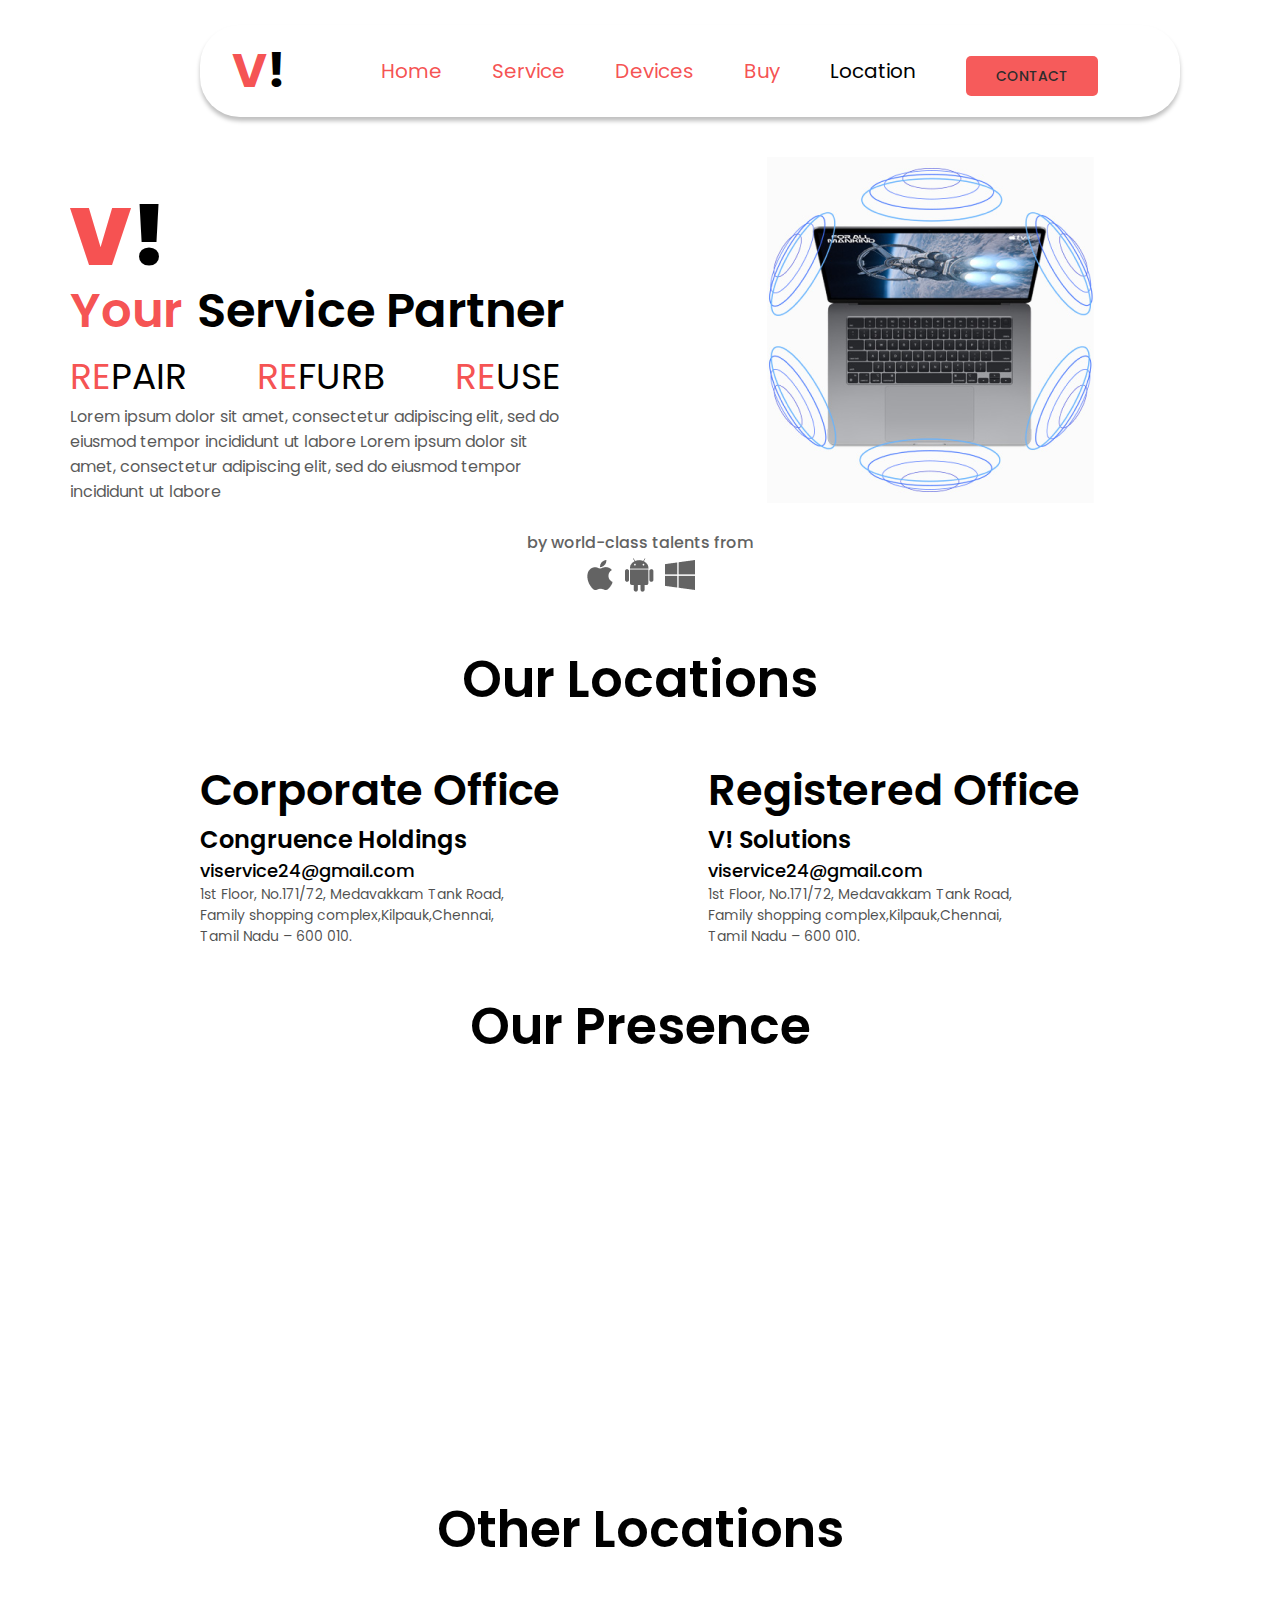
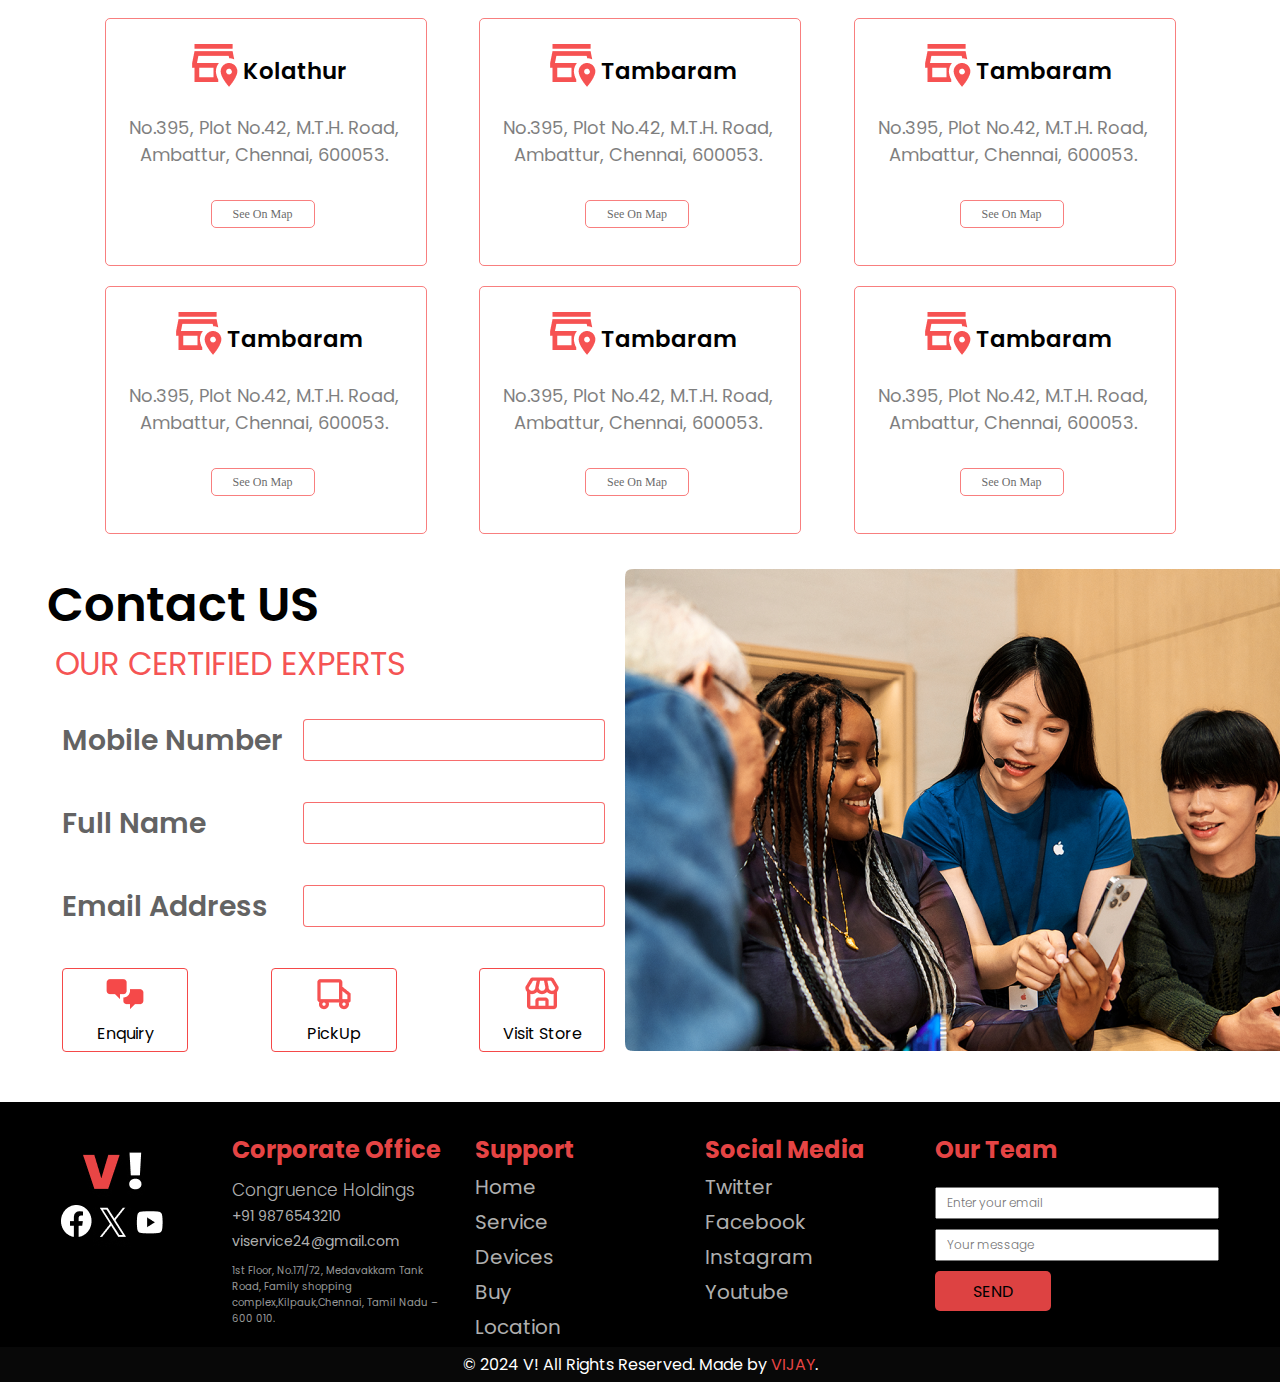
<file: Location.html>
<!DOCTYPE html>
<html lang="en">
  <head>
    <meta charset="UTF-8" />
    <meta name="viewport" content="width=device-width, initial-scale=1.0" />
    <title>Phone & Laptop Service</title>
    <link rel="shortcut icon" href="./demoimage/V!.png" type="image/x-icon" />
    <link rel="stylesheet" href="./Location.css" />
    <link rel="preconnect" href="https://fonts.googleapis.com" />
    <link rel="preconnect" href="https://fonts.gstatic.com" crossorigin />
    <link
      href="https://fonts.googleapis.com/css2?family=Poppins&display=swap"
      rel="stylesheet"
    />
  </head>
  <body>
    <!-- HEADER -->
    <div>
      <header>
        <div class="maindivheader">
          <div class="subdivone">
            <div class="logo">
              <a href="./index.html">V<span>!</span></a>
            </div>
          </div>
          <div class="subdivtwo">
            <ul class="headerflex">
              <li><a href="./index.html">Home</a></li>
              <li><a href="./Service.html">Service</a></li>
              <li><a href="./Devices.html">Devices</a></li>
              <li><a href="./Buy.html">Buy</a></li>
              <li><a href="./Location.html" id="location">Location</a></li>
              <li>
                <button class="contact">
                  <a href="" id="buttonfont">CONTACT</a>
                </button>
              </li>
            </ul>
          </div>
        </div>
      </header>
    </div>
    <div class="container">
      <!-- HEROSECTION -->
      <div class="herosection">
        <div class="maindivherosection">
          <div class="subdivherosectionone">
            <div class="herosectionlogo"><span>V</span>!</div>
            <div class="herosectionheading">
              <span>Your</span>Service Partner
            </div>
            <div class="subheading">
              <div class="maindivheadingflex">
                <div class="subdivheadingone"><span>RE</span>PAIR</div>
                <div class="subdivheadingtwo"><span>RE</span>FURB</div>
                <div class="subdivheadingthree"><span>RE</span>USE</div>
              </div>
            </div>
            <div class="herosectionpara">
              <p>
                Lorem ipsum dolor sit amet, consectetur adipiscing elit, sed do
                eiusmod tempor incididunt ut labore Lorem ipsum dolor sit amet,
                consectetur adipiscing elit, sed do eiusmod tempor incididunt ut
                labore
              </p>
            </div>
          </div>
          <div class="subdivherosectiontwo">
            <img src="./demoimage/home/herosectionLOCATION.png" alt="" />
          </div>
        </div>
        <div class="icon">
          <div class="iconheading">by world-class talents from</div>
          <div class="maindivherosectionicon">
            <div class="subdiviconone">
              <img src="./demoimage/home/appleicon.png" alt="" />
            </div>
            <div class="subdivicontwo">
              <img src="./demoimage/home/androidicon.png" alt="" />
            </div>
            <div class="subdiviconthree">
              <img src="./demoimage/home/windowsicon.png" alt="" />
            </div>
          </div>
        </div>
      </div>
      <!-- Locations -->
      <div class="locations">
        <h2>Our Locations</h2>
        <div class="maindivlocation">
          <div class="subdivlocationone">
            <h3>Corporate Office</h3>
            <h4>Congruence Holdings</h4>
            <span>viservice24@gmail.com</span>
            <p>
              1st Floor, No.171/72, Medavakkam Tank Road, Family shopping
              complex,Kilpauk,Chennai, Tamil Nadu – 600 010.
            </p>
          </div>
          <div class="subdivlocationtwo">
            <h3>Registered Office</h3>
            <h4>V! Solutions</h4>
            <span>viservice24@gmail.com</span>
            <p>
              1st Floor, No.171/72, Medavakkam Tank Road, Family shopping
              complex,Kilpauk,Chennai, Tamil Nadu – 600 010.
            </p>
          </div>
        </div>
        <h2>Our Presence</h2>
        <div class="map">
          <iframe
            src="https://www.google.com/maps/embed?pb=!1m14!1m12!1m3!1d15554.734927875665!2d80.1093461!3d12.928037400000001!2m3!1f0!2f0!3f0!3m2!1i1024!2i768!4f13.1!5e0!3m2!1sen!2sin!4v1704287165023!5m2!1sen!2sin"
            width="100%"
            height="400"
            style="border: 0"
            allowfullscreen=""
            loading="lazy"
            referrerpolicy="no-referrer-when-downgrade"
          ></iframe>
        </div>
        <h2>Other Locations</h2>
        <div class="maindivlocation">
          <div class="subdivlocationone">
            <div class="boxone">
              <div class="addressbox">
                <div class="maindivaddress">
                  <div class="subdivaddressone">
                    <img src="./demoimage/home/storeicon.png" alt="" />
                  </div>
                  <div class="subdivaddresstwo">
                    <h3>Kolathur</h3>
                  </div>
                </div>
                <div class="addresspara">
                  <p>
                    No.395, Plot No.42, M.T.H. Road, Ambattur, Chennai, 600053.
                  </p>
                </div>
                <button><a href="">See On Map</a></button>
              </div>
            </div>
          </div>
          <div class="subdivlocationtwo">
            <div class="boxotwo">
              <div class="addressbox">
                <div class="maindivaddress">
                  <div class="subdivaddressone">
                    <img src="./demoimage/home/storeicon.png" alt="" />
                  </div>
                  <div class="subdivaddresstwo">
                    <h3>Tambaram</h3>
                  </div>
                </div>
                <div class="addresspara">
                  <p>
                    No.395, Plot No.42, M.T.H. Road, Ambattur, Chennai, 600053.
                  </p>
                </div>
                <button><a href="">See On Map</a></button>
              </div>
            </div>
          </div>
          <div class="subdivlocationtwo">
            <div class="boxotwo">
              <div class="addressbox">
                <div class="maindivaddress">
                  <div class="subdivaddressone">
                    <img src="./demoimage/home/storeicon.png" alt="" />
                  </div>
                  <div class="subdivaddresstwo">
                    <h3>Tambaram</h3>
                  </div>
                </div>
                <div class="addresspara">
                  <p>
                    No.395, Plot No.42, M.T.H. Road, Ambattur, Chennai, 600053.
                  </p>
                </div>
                <button><a href="">See On Map</a></button>
              </div>
            </div>
          </div>
          <div class="subdivlocationtwo">
            <div class="boxotwo">
              <div class="addressbox">
                <div class="maindivaddress">
                  <div class="subdivaddressone">
                    <img src="./demoimage/home/storeicon.png" alt="" />
                  </div>
                  <div class="subdivaddresstwo">
                    <h3>Tambaram</h3>
                  </div>
                </div>
                <div class="addresspara">
                  <p>
                    No.395, Plot No.42, M.T.H. Road, Ambattur, Chennai, 600053.
                  </p>
                </div>
                <button><a href="">See On Map</a></button>
              </div>
            </div>
          </div>
          <div class="subdivlocationtwo">
            <div class="boxotwo">
              <div class="addressbox">
                <div class="maindivaddress">
                  <div class="subdivaddressone">
                    <img src="./demoimage/home/storeicon.png" alt="" />
                  </div>
                  <div class="subdivaddresstwo">
                    <h3>Tambaram</h3>
                  </div>
                </div>
                <div class="addresspara">
                  <p>
                    No.395, Plot No.42, M.T.H. Road, Ambattur, Chennai, 600053.
                  </p>
                </div>
                <button><a href="">See On Map</a></button>
              </div>
            </div>
          </div>
          <div class="subdivlocationtwo">
            <div class="boxotwo">
              <div class="addressbox">
                <div class="maindivaddress">
                  <div class="subdivaddressone">
                    <img src="./demoimage/home/storeicon.png" alt="" />
                  </div>
                  <div class="subdivaddresstwo">
                    <h3>Tambaram</h3>
                  </div>
                </div>
                <div class="addresspara">
                  <p>
                    No.395, Plot No.42, M.T.H. Road, Ambattur, Chennai, 600053.
                  </p>
                </div>
                <button><a href="">See On Map</a></button>
              </div>
            </div>
          </div>
          
        </div>
      </div>
      <!-- Contact -->
      <div class="contactform">
        <div class="maindivcontactform">
          <div class="subdivcontactformone">
            <h2>Contact US</h2>
            <h4>OUR CERTIFIED EXPERTS</h4>
            <div class="formfilling">
              <form action="">
                <div class="maindivfromone">
                  <div class="subdivformone">
                    <label for="">Mobile Number</label>
                  </div>
                  <div class="subdivformtwo">
                    <input type="number" required />
                  </div>
                </div>
                <div class="maindivfromtwo">
                  <div class="subdivformone">
                    <label for="">Full Name</label>
                  </div>
                  <div class="subdivformtwo">
                    <input type="text" required />
                  </div>
                </div>
                <div class="maindivfromthree">
                  <div class="subdivformone">
                    <label for="">Email Address</label>
                  </div>
                  <div class="subdivformtwo">
                    <input type="email" required />
                  </div>
                </div>
              </form>
              <div class="maindivformbox">
                <div class="subdivformboxone">
                  <button>
                    <img src="./demoimage/home/chaticonform.png" alt="" />
                    <div><a href="">Enquiry</a></div>
                  </button>
                </div>
                <div class="subdivformboxtwo">
                  <button>
                    <img src="./demoimage/home/veniconform.png" alt="" />
                    <div><a href="">PickUp</a></div>
                  </button>
                </div>
                <div class="subdivformboxthree">
                  <button>
                    <img src="./demoimage/home/storeiconform.png" alt="" />
                    <div><a href="">Visit Store</a></div>
                  </button>
                </div>
              </div>
            </div>
          </div>
          <div class="subdivcontactformtwo">
            <img src="./demoimage/home/contactimg.png" alt="" />
          </div>
        </div>
      </div>
    </div>
    <!-- FOOTER -->
    <footer class="footerback">
      <div class="maindivfooter">
        <div class="subdivfooterone">
          <div class="logofooter">
            <img src="./demoimage/home/V!ICON.png" alt="" />
          </div>
          <div class="maindivicon">
            <div class="subdiviconone">
              <img src="./demoimage/home/FacebookICON.png" alt="" />
            </div>
            <div class="subdivicontwo">
              <img src="./demoimage/home/twitterICON.png" alt="" />
            </div>
            <div class="subdiviconthree">
              <img src="./demoimage/home/youtubeICON.png" alt="" />
            </div>
          </div>
        </div>
        <div class="subdivfootertwo">
          <div class="footeritem">
            <h2>Corporate Office</h2>
            <h4>Congruence Holdings</h4>
            <span> +91 9876543210<br />viservice24@gmail.com </span>
            <p>
              1st Floor, No.171/72, Medavakkam Tank Road, Family shopping
              complex,Kilpauk,Chennai, Tamil Nadu – 600 010.
            </p>
          </div>
        </div>
        <div class="subdivfooterthree">
          <div class="footerlistitem">
            <h2>Support</h2>
            <ol>
              <li><a href="">Home</a></li>
              <li><a href="">Service</a></li>
              <li><a href="">Devices</a></li>
              <li><a href="">Buy</a></li>
              <li><a href="">Location</a></li>
            </ol>
          </div>
        </div>
        <div class="subdivfooterfour">
          <div class="footerlistitem">
            <h2>Social Media</h2>
            <ol>
              <li><a href="">Twitter</a></li>
              <li><a href="">Facebook</a></li>
              <li><a href="">Instagram</a></li>
              <li><a href="">Youtube</a></li>
            </ol>
          </div>
        </div>
        <div class="subdivfooterfive">
          <div class="footeritem">
            <h2>Our Team</h2>
            <div class="footerform">
              <form action="">
                <input type="text" placeholder="Enter your email" /><br />
                <input type="text" placeholder="Your message" />
                <div class="footerbutton">
                  <button><a href="">SEND</a></button>
                </div>
              </form>
            </div>
          </div>
        </div>
      </div>
      <div class="copyright">
        <span> © 2024 V! All Rights Reserved. Made by <b>VIJAY</b>.</span>
      </div>
    </footer>
  </body>
</html>
</file>
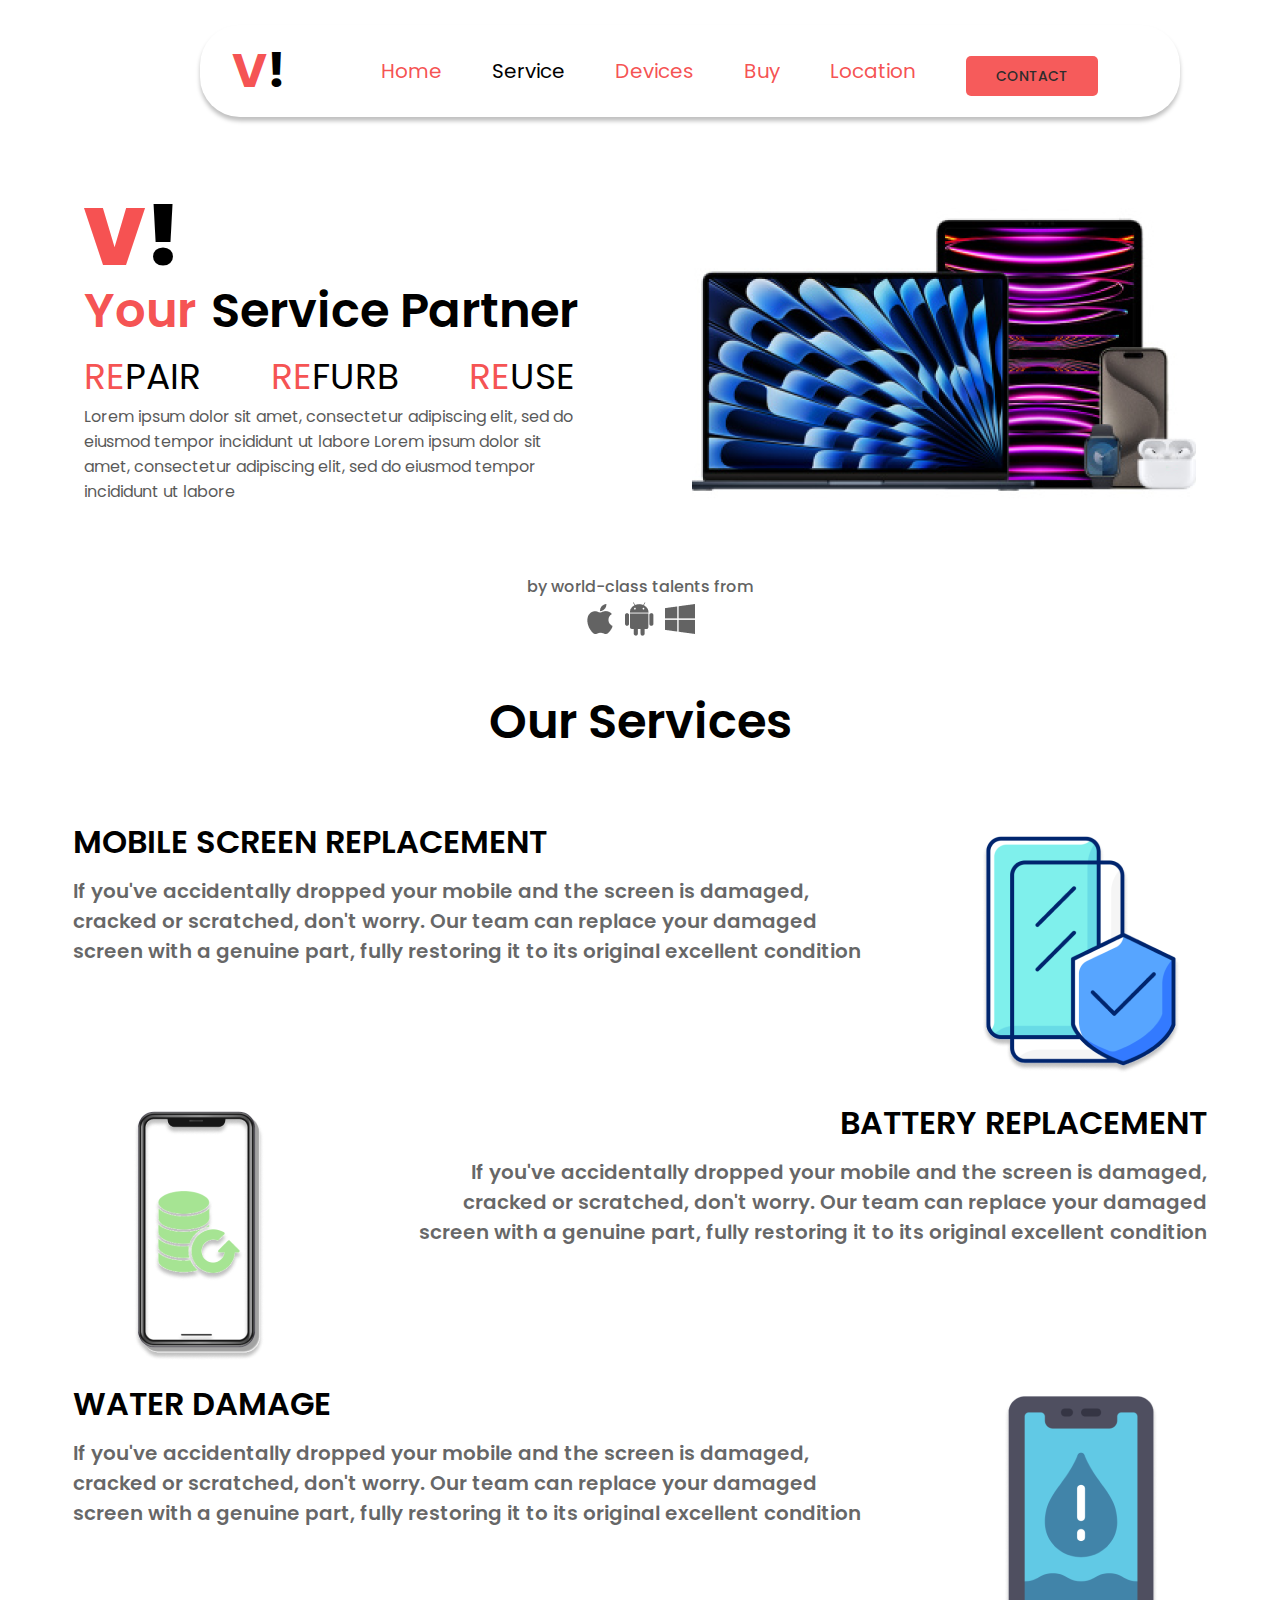
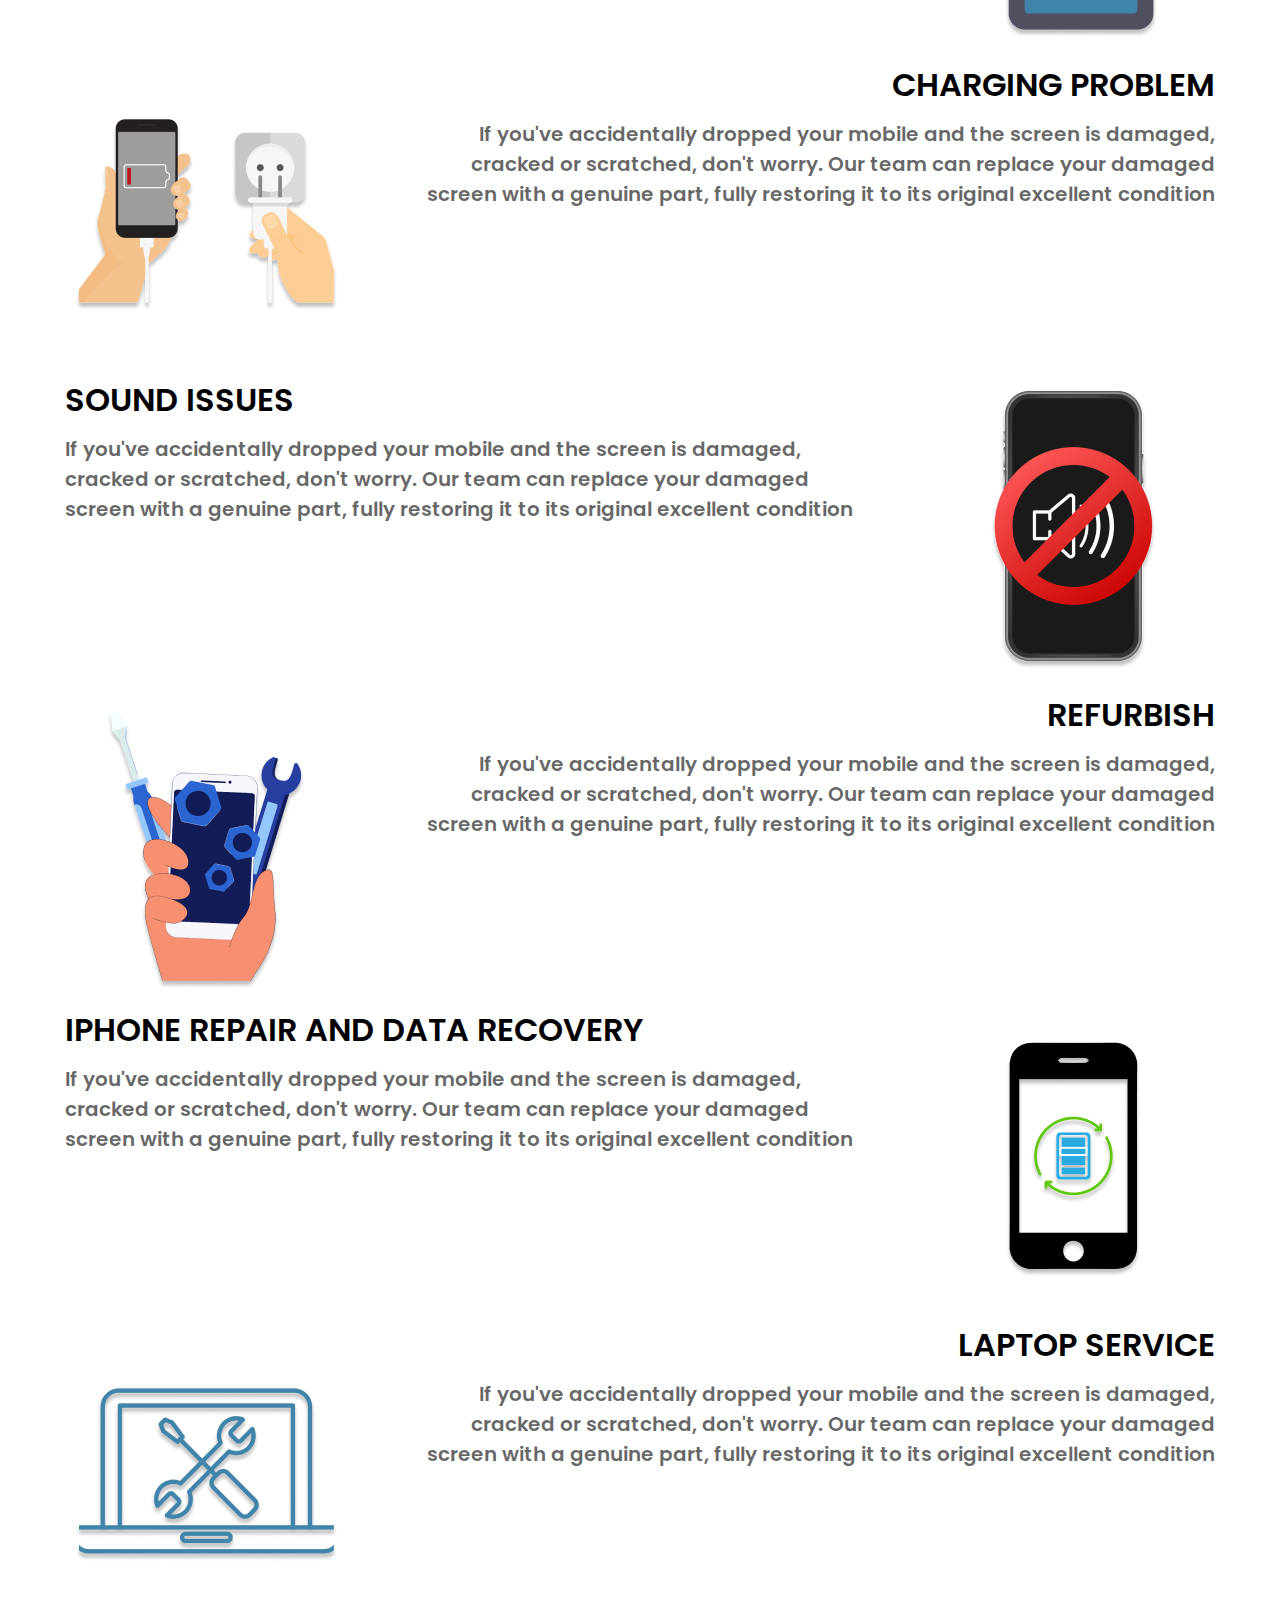
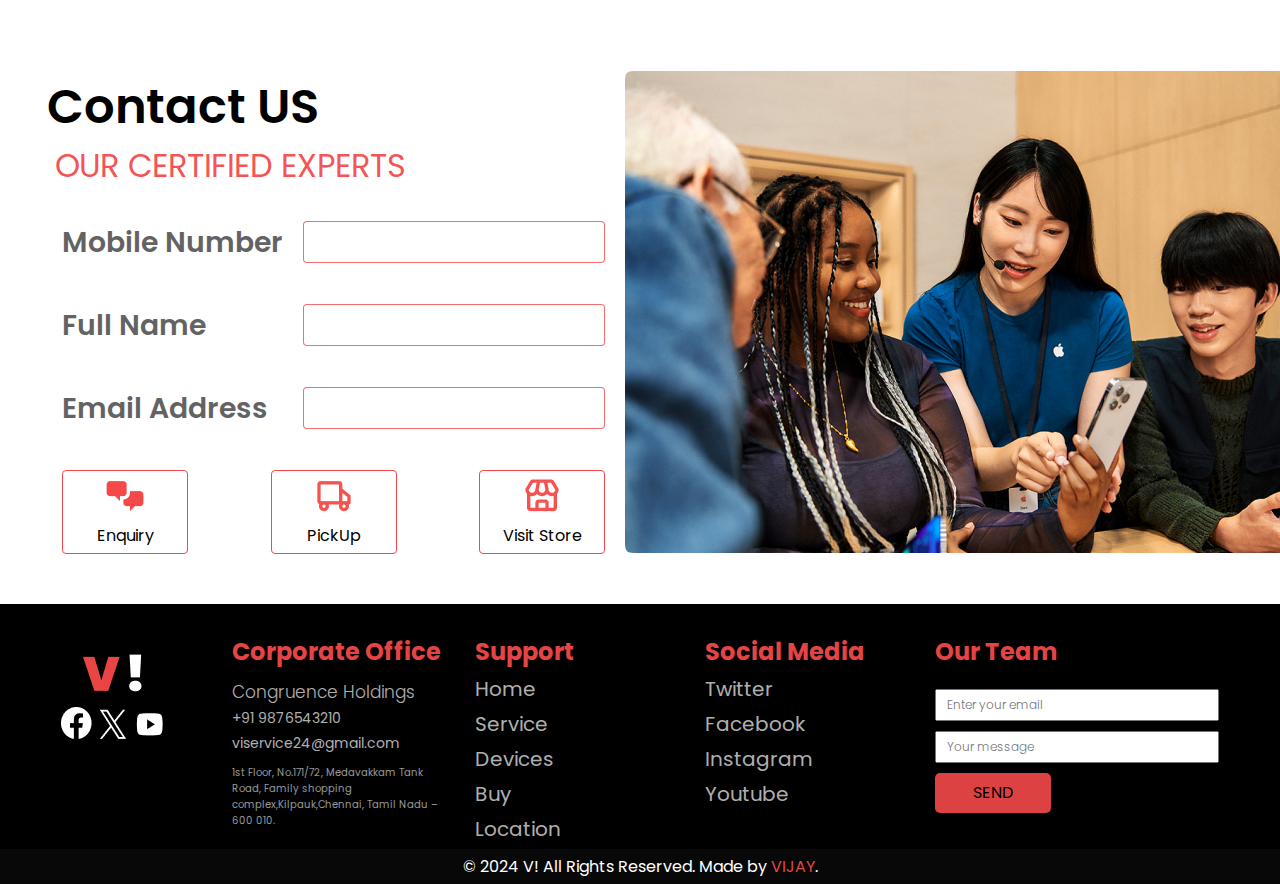
<file: Service.html>
<!DOCTYPE html>
<html lang="en">
  <head>
    <meta charset="UTF-8" />
    <meta name="viewport" content="width=device-width, initial-scale=1.0" />
    <title>Phone & Laptop Service</title>
    <link rel="shortcut icon" href="./demoimage/V!.png" type="image/x-icon" />
    <link rel="stylesheet" href="./Service.css" />
    <link rel="preconnect" href="https://fonts.googleapis.com" />
    <link rel="preconnect" href="https://fonts.gstatic.com" crossorigin />
    <link
      href="https://fonts.googleapis.com/css2?family=Poppins&display=swap"
      rel="stylesheet"
    />
  </head>
  <body>
    <!-- HEADER -->
    <div>
      <header>
        <div class="maindivheader">
          <div class="subdivone">
            <div class="logo">
              <a href="./index.html">V<span>!</span></a>
            </div>
          </div>
          <div class="subdivtwo">
            <ul class="headerflex">
              <li><a href="./index.html">Home</a></li>
              <li><a href="./Service.html" id="service">Service</a></li>
              <li><a href="./Devices.html">Devices</a></li>
              <li><a href="./Buy.html">Buy</a></li>
              <li><a href="./Location.html">Location</a></li>
              <li>
                <button class="contact">
                  <a href="" id="buttonfont">CONTACT</a>
                </button>
              </li>
            </ul>
          </div>
        </div>
      </header>
    </div>
    <div class="container">
      <!-- HEROSECTION -->
      <div class="herosection">
        <div class="maindivherosection">
          <div class="subdivherosectionone">
            <div class="herosectionlogo"><span>V</span>!</div>
            <div class="herosectionheading">
              <span>Your</span>Service Partner
            </div>
            <div class="subheading">
              <div class="maindivheadingflex">
                <div class="subdivheadingone"><span>RE</span>PAIR</div>
                <div class="subdivheadingtwo"><span>RE</span>FURB</div>
                <div class="subdivheadingthree"><span>RE</span>USE</div>
              </div>
            </div>
            <div class="herosectionpara">
              <p>
                Lorem ipsum dolor sit amet, consectetur adipiscing elit, sed do
                eiusmod tempor incididunt ut labore Lorem ipsum dolor sit amet,
                consectetur adipiscing elit, sed do eiusmod tempor incididunt ut
                labore
              </p>
            </div>
          </div>
          <div class="subdivherosectiontwo">
            <img src="./demoimage/home/HerosectionSERVICE.png" alt="" />
          </div>
        </div>
        <div class="icon">
          <div class="iconheading">by world-class talents from</div>
          <div class="maindivherosectionicon">
            <div class="subdiviconone">
              <img src="./demoimage/home/appleicon.png" alt="" />
            </div>
            <div class="subdivicontwo">
              <img src="./demoimage/home/androidicon.png" alt="" />
            </div>
            <div class="subdiviconthree">
              <img src="./demoimage/home/windowsicon.png" alt="" />
            </div>
          </div>
        </div>
      </div>
      <!-- SERVICES -->
      <div class="services">
        <div class="headingservices">
          <h2>Our Services</h2>
        </div>
        <div class="serviceitems">
          <div class="maindivservicesone">
            <div class="subdivservicesone">
              <h3>MOBILE SCREEN REPLACEMENT</h3>
              <p>
                If you've accidentally dropped your mobile and the screen is
                damaged, cracked or scratched, don't worry. Our team can replace
                your damaged screen with a genuine part, fully restoring it to
                its original excellent condition
              </p>
            </div>
            <div class="subdivservicestwo">
              <img src="./demoimage/home/MOBILE SCREEN.png" alt="" />
            </div>
          </div>
          <div class="maindivservicestwo">
            <div class="subdivservicesone">
              <img src="./demoimage/home/BATTERY.png" alt="" />
            </div>
            <div class="subdivservicestwo">
              <h3>BATTERY REPLACEMENT</h3>
              <p>
                If you've accidentally dropped your mobile and the screen is
                damaged, cracked or scratched, don't worry. Our team can replace
                your damaged screen with a genuine part, fully restoring it to
                its original excellent condition
              </p>
            </div>
          </div>
          <div class="maindivservicesthree">
            <div class="subdivservicesone">
              <h3>WATER DAMAGE</h3>
              <p>
                If you've accidentally dropped your mobile and the screen is
                damaged, cracked or scratched, don't worry. Our team can replace
                your damaged screen with a genuine part, fully restoring it to
                its original excellent condition
              </p>
            </div>
            <div class="subdivservicestwo">
              <img src="./demoimage/home/WATER DAMAGE.png" alt="" />
            </div>
          </div>
        </div>
          <div class="maindivservicestwo">
            <div class="subdivservicesone">
              <img src="./demoimage/home/CHARGING PROBLEM.png" alt="" />
            </div>
            <div class="subdivservicestwo">
              <h3>CHARGING PROBLEM</h3>
              <p>
                If you've accidentally dropped your mobile and the screen is
                damaged, cracked or scratched, don't worry. Our team can replace
                your damaged screen with a genuine part, fully restoring it to
                its original excellent condition
              </p>
            </div>
          </div>
          <div class="maindivservicesone">
            <div class="subdivservicesone">
              <h3>SOUND ISSUES</h3>
              <p>
                If you've accidentally dropped your mobile and the screen is
                damaged, cracked or scratched, don't worry. Our team can replace
                your damaged screen with a genuine part, fully restoring it to
                its original excellent condition
              </p>
            </div>
            <div class="subdivservicestwo">
              <img src="./demoimage/home/SOUND ISSUES.png" alt="" />
            </div>
          </div>
        
          <div class="maindivservicestwo">
            <div class="subdivservicesone">
              <img src="./demoimage/home/REFURBISH.png" alt="" />
            </div>
            <div class="subdivservicestwo">
              <h3>REFURBISH</h3>
              <p>
                If you've accidentally dropped your mobile and the screen is
                damaged, cracked or scratched, don't worry. Our team can replace
                your damaged screen with a genuine part, fully restoring it to
                its original excellent condition
              </p>
            </div>
          </div>
          <div class="maindivservicesone">
            <div class="subdivservicesone">
              <h3>IPHONE REPAIR AND DATA RECOVERY</h3>
              <p>
                If you've accidentally dropped your mobile and the screen is
                damaged, cracked or scratched, don't worry. Our team can replace
                your damaged screen with a genuine part, fully restoring it to
                its original excellent condition
              </p>
            </div>
            <div class="subdivservicestwo">
              <img src="./demoimage/home/IPHONE REPAIR AND DATA RECOVERY.png" alt="" />
            </div>
          </div>
        
          <div class="maindivservicestwo">
            <div class="subdivservicesone">
              <img src="./demoimage/home/LAPTOP SERVICE.png" alt="" />
            </div>
            <div class="subdivservicestwo">
              <h3>LAPTOP SERVICE</h3>
              <p>
                If you've accidentally dropped your mobile and the screen is
                damaged, cracked or scratched, don't worry. Our team can replace
                your damaged screen with a genuine part, fully restoring it to
                its original excellent condition
              </p>
            </div>
          </div>
      </div>
      <!-- Contact -->
      <div class="contactform">
        <div class="maindivcontactform">
          <div class="subdivcontactformone">
            <h2>Contact US</h2>
            <h4>OUR CERTIFIED EXPERTS</h4>
            <div class="formfilling">
              <form action="">
                <div class="maindivfromone">
                  <div class="subdivformone">
                    <label for="">Mobile Number</label>
                  </div>
                  <div class="subdivformtwo">
                    <input type="number" required />
                  </div>
                </div>
                <div class="maindivfromtwo">
                  <div class="subdivformone">
                    <label for="">Full Name</label>
                  </div>
                  <div class="subdivformtwo">
                    <input type="text" required />
                  </div>
                </div>
                <div class="maindivfromthree">
                  <div class="subdivformone">
                    <label for="">Email Address</label>
                  </div>
                  <div class="subdivformtwo">
                    <input type="email" required />
                  </div>
                </div>
              </form>
              <div class="maindivformbox">
                <div class="subdivformboxone">
                  <button>
                    <img src="./demoimage/home/chaticonform.png" alt="" />
                    <div><a href="">Enquiry</a></div>
                  </button>
                </div>
                <div class="subdivformboxtwo">
                  <button>
                    <img src="./demoimage/home/veniconform.png" alt="" />
                    <div><a href="">PickUp</a></div>
                  </button>
                </div>
                <div class="subdivformboxthree">
                  <button>
                    <img src="./demoimage/home/storeiconform.png" alt="" />
                    <div><a href="">Visit Store</a></div>
                  </button>
                </div>
              </div>
            </div>
          </div>
          <div class="subdivcontactformtwo">
            <img src="./demoimage/home/contactimg.png" alt="" />
          </div>
        </div>
      </div>
    </div>
    <!-- FOOTER -->
    <footer class="footerback">
      <div class="maindivfooter">
        <div class="subdivfooterone">
          <div class="logofooter">
            <img src="./demoimage/home/V!ICON.png" alt="" />
          </div>
          <div class="maindivicon">
            <div class="subdiviconone">
              <img src="./demoimage/home/FacebookICON.png" alt="" />
            </div>
            <div class="subdivicontwo">
              <img src="./demoimage/home/twitterICON.png" alt="" />
            </div>
            <div class="subdiviconthree">
              <img src="./demoimage/home/youtubeICON.png" alt="" />
            </div>
          </div>
        </div>
        <div class="subdivfootertwo">
          <div class="footeritem">
            <h2>Corporate Office</h2>
            <h4>Congruence Holdings</h4>
            <span> +91 9876543210<br />viservice24@gmail.com </span>
            <p>
              1st Floor, No.171/72, Medavakkam Tank Road, Family shopping
              complex,Kilpauk,Chennai, Tamil Nadu – 600 010.
            </p>
          </div>
        </div>
        <div class="subdivfooterthree">
          <div class="footerlistitem">
            <h2>Support</h2>
            <ol>
              <li><a href="">Home</a></li>
              <li><a href="">Service</a></li>
              <li><a href="">Devices</a></li>
              <li><a href="">Buy</a></li>
              <li><a href="">Location</a></li>
            </ol>
          </div>
        </div>
        <div class="subdivfooterfour">
          <div class="footerlistitem">
            <h2>Social Media</h2>
            <ol>
              <li><a href="">Twitter</a></li>
              <li><a href="">Facebook</a></li>
              <li><a href="">Instagram</a></li>
              <li><a href="">Youtube</a></li>
            </ol>
          </div>
        </div>
        <div class="subdivfooterfive">
          <div class="footeritem">
            <h2>Our Team</h2>
            <div class="footerform">
              <form action="">
                <input type="text" placeholder="Enter your email" /><br />
                <input type="text" placeholder="Your message" />
                <div class="footerbutton">
                  <button><a href="">SEND</a></button>
                </div>
              </form>
            </div>
          </div>
        </div>
      </div>
      <div class="copyright">
        <span> © 2024 V! All Rights Reserved. Made by <b>VIJAY</b>.</span>
      </div>
    </footer>
  </body>
</html>
</file>
<file: home.css>
* {
    margin: 0;
    padding: 0;
    font-family: "Poppins", sans-serif;
}

.container {
    width: 95%;
    margin-left: auto;
    margin-right: auto;
}

.maindivheader {
    display: flex;
    justify-content: space-around;
    align-items: center;
    margin-top: 25px;
    width: 75%;
    border-radius: 40px;
    background: rgba(255, 255, 255, 0.12);
    box-shadow: 0px 4px 4px 0px rgba(0, 0, 0, 0.25);
    margin-left: 200px;
    padding: 10px;
}

.logo {
    margin-right: 50px;
}

.logo a {
    color: rgba(245, 73, 73, 0.95);
    font-size: 48px;
    font-style: normal;
    font-weight: bold;
    line-height: normal;
    text-decoration: none;
}

.logo span {
    color: #000;
    font-size: 48px;
    font-style: normal;
    font-weight: bold;
    line-height: normal;
}

.subdivone img {
    width: 50px;
    height: 35px;
}

.headerflex {
    display: flex;
    margin-top: 10px;
}

.headerflex li {
    list-style-type: none;
    margin-right: 50px;
}

.headerflex a {
    text-decoration: none;
    color: black;
    color: rgba(245, 73, 73, 0.95);
    font-size: 20px;
}

.contact {
    width: 132px;
    height: 40px;
    flex-shrink: 0;
    border-radius: 5px;
    background: rgba(245, 73, 73, 0.9);
    outline: none;
    border: none;
}

#home {
    color: #000;
    font-size: 20px;
}

.maindivherosection {
    display: flex;
    margin-top: 20px;
    justify-content: space-around;
}

.subdivherosectiontwo {
    margin-left: 100px;
    margin-top: 50px;
}

.subdivherosectionone img {
    width: 100%;
}

.herosection {
    margin-bottom: 30px;
}

.herosectionlogo {
    width: 94px;
    height: 78px;
    flex-shrink: 0;
    padding-bottom: 20px;
}

.herosectionheading {
    width: 505px;
    height: 54px;
    flex-shrink: 0;
    padding-bottom: 20px;
}

.herosectionlogo span {
    color: rgba(245, 73, 73, 0.95);
    text-align: center;
    font-size: 80px;
    font-weight: 900;
}

.maindivherosectionicon {
    display: flex;
    justify-content: center;
}

.herosectionlogo {
    color: #000;
    font-size: 80px;
    font-weight: 900;
}

.herosectionheading span {
    color: rgba(245, 73, 73, 0.95);
    font-size: 48px;
    font-weight: 600;
    margin-right: 15px;
}

.herosectionheading {
    color: #000;
    font-size: 48px;
    font-weight: 600;
}

.subheading {
    width: 500px;
}

.maindivheadingflex {
    display: flex;
    color: #000;
    font-size: 36px;
    font-weight: 400;
}

.maindivheadingflex span {
    color: rgba(245, 73, 73, 0.95);
    text-align: center;
    font-family: Poppins;
    font-size: 36px;
    font-style: normal;
    font-weight: 400;
    line-height: normal;
}

.subdivheadingone,
.subdivheadingtwo,
.subdivheadingthree {
    padding-right: 70px;
}

.herosectionpara {
    width: 500px;
}

.herosectionpara p {
    color: #000;
    text-align: start;
    font-family: Poppins;
    font-size: 16px;
    font-style: normal;
    font-weight: 400;
    line-height: normal;
    opacity: 0.65;
}

.subdivherosectiontwo button {
    border-radius: 5px;
    background: rgba(245, 73, 73, 0.9);
    box-shadow: 0px 4px 4px 0px rgba(0, 0, 0, 0.25);
    width: 132px;
    height: 40px;
    flex-shrink: 0;
    outline: none;
    border: none;
    color: rgba(0, 0, 0, 0.9);
    font-size: 14px;
    font-weight: 300;
    margin: 20px 0 0 175px;
}

#buttonfont {
    text-decoration: none;
    font-size: 14px;
    font-weight: 500;
    color: rgb(46, 44, 44);
}

.maindivheadingicon {
    display: flex;
    justify-content: center;
}

.icon {
    margin-top: 20px;
}

.iconheading {
    color: #636363;
    font-family: Poppins;
    font-size: 16px;
    font-style: normal;
    font-weight: 500;
    line-height: normal;
    text-align: center;
}

.services {
    margin-top: 40px;
}

.serviceitems {
    margin-top: 20px;
}

.headingservices h2 {
    color: #000;
    text-align: center;
    font-size: 48px;
    font-style: normal;
    font-weight: 600;
    line-height: normal;
    margin-bottom: 60px;
}

.maindivservicesone,
.maindivservicestwo,
.maindivservicesthree {
    display: flex;
    justify-content: space-around;
}

.maindivservicesone h3,
.maindivservicestwo h3,
.maindivservicesthree h3 {
    color: #000;
    font-size: 32px;
    font-style: normal;
    font-weight: 600;
    line-height: normal;
    margin-bottom: 10px;
}

.maindivservicesone p,
.maindivservicestwo p,
.maindivservicesthree p {
    width: 800px;
    color: rgba(0, 0, 0, 0.6);
    font-family: Poppins;
    font-size: 20px;
    font-style: normal;
    font-weight: 600;
    line-height: normal;
}

.maindivservicestwo h3,
.maindivservicestwo p {
    text-align: end;
}

.subdivservicestwo img,
.subdivservicesone img {
    margin: 10px;
}

.services button {
    width: 132px;
    height: 40px;
    flex-shrink: 0;
    border-radius: 5px;
    background: rgba(245, 73, 73, 0.9);
    box-shadow: 0px 4px 4px 0px rgba(0, 0, 0, 0.25);
    outline: none;
    border: none;
    margin-left: 670px;
}

.headingdevices h2 {
    color: #000;
    text-align: center;
    font-family: Poppins;
    font-size: 47.211px;
    font-style: normal;
    font-weight: 600;
    line-height: normal;
    width: 297px;
    height: 59.228px;
    flex-shrink: 0;
}

.maindivlaptop,
.maindivphone {
    display: flex;
    justify-content: center;
    margin-top: 50px;
}

.subdivlaptopone,
.subdivphoneone {
    color: rgba(245, 73, 73, 0.95);
    text-align: center;
    font-family: Poppins;
    font-size: 35px;
    font-style: normal;
    font-weight: 500;
    line-height: normal;
    margin-right: 20px;
}

.subdivlaptoptwo,
.subdivphonetwo {
    width: 527px;
    height: 32px;
    flex-shrink: 0;
    color: #636363;
    text-align: center;
    font-family: Poppins;
    font-size: 19px;
    font-style: normal;
    font-weight: 400;
    line-height: normal;
    margin-top: 16px;
    margin-left: -15px;
}

.laptoppara,
.phonepara {
    width: 921px;
    height: 100px;
    flex-shrink: 0;
    margin: 10px 0 20px 160px;
}

.laptoppara p,
.phonepara p {
    color: rgba(0, 0, 0, 0.6);
    text-align: center;
    font-family: Poppins;
    font-size: 20px;
    font-style: normal;
    font-weight: 400;
    line-height: normal;
}

.maindivlaptopimg,
.maindivphoneimg {
    display: flex;
    justify-content: space-evenly;
    margin-top: 60px;
}

.subdivlaptopimgtwo,
.subdivphoneimgtwo {
    position: relative;
    margin-top: -40px;
}

.devices button {
    width: 132px;
    height: 40px;
    flex-shrink: 0;
    border-radius: 5px;
    background: rgba(245, 73, 73, 0.9);
    box-shadow: 0px 4px 4px 0px rgba(0, 0, 0, 0.25);
    outline: none;
    border: none;
    margin-left: 670px;
    margin-bottom: 40px;
}

.buyheading strong {
    color: #f54949;
    text-align: center;
    font-family: Poppins;
    font-size: 36px;
    font-style: normal;
    font-weight: 400;
    line-height: normal;
    width: 424px;
    height: 54px;
    flex-shrink: 0;
}

.buyheading h2 {
    color: #f54949;
    text-align: center;
    font-family: Poppins;
    font-size: 30px;
    font-style: normal;
    font-weight: 400;
    line-height: normal;
    margin-top: 20px;
}

.buyheadingpara p {
    color: rgba(0, 0, 0, 0.6);
    text-align: center;
    font-family: Poppins;
    font-size: 20px;
    font-style: normal;
    font-weight: 400;
    line-height: normal;
    width: 921px;
    height: 100px;
    flex-shrink: 0;
    margin: 20px 0 20px 180px;
}

.cart {
    display: flex;
    flex-wrap: wrap;
    justify-content: space-between;
}

.cartone,
.carttwo,
.cartthree,
.cartfour,
.cartfive,
.cartsix {
    width: 353.222px;
    height: auto;
    flex-shrink: 0;
    border: 0.879px solid rgba(0, 0, 0, 0.3);
    padding: 10px;
    margin: 10px;
}

.cartimg img {
    margin-left: 20px;
    margin-bottom: 20px;
}

.cartinfo {
    width: 250px;
    margin: 10px 0 20px 45px;
}

.cartinfo h3 {
    color: #000;
    font-size: 17.144px;
    font-style: normal;
    font-weight: 700;
    line-height: normal;
    text-align: start;
}

.cartinfo span {
    color: #000;
    font-size: 11.689px;
    font-style: normal;
    font-weight: 500;
    line-height: normal;
}

.cartinfo p {
    width: 230px;
    height: 34.287px;
    flex-shrink: 0;
    color: #000;
    font-family: Poppins;
    font-size: 12px;
    font-style: normal;
    font-weight: 400;
    line-height: normal;
    opacity: 0.5;
    text-align: start;
}

.cartinfo h4 {
    color: #171616;
    text-align: center;
    font-family: Poppins;
    font-size: 15.585px;
    font-style: normal;
    font-weight: 600;
    line-height: normal;
    text-align: start;
}

.maindivbutton {
    display: flex;
    justify-content: space-around;
    margin: 25px;
}

.subdivbuttonone button {
    width: 108.317px;
    height: 33.508px;
    flex-shrink: 0;
    border-radius: 4px;
    background: #f65252;
    outline: none;
    border: none;
}

.subdivbuttonone a {
    text-decoration: none;
    color: #fff;
    font-family: Poppins;
    font-size: 14.027px;
    font-style: normal;
    font-weight: 700;
    line-height: normal;
    text-transform: capitalize;
}

.subdivbuttontwo button {
    width: 108.317px;
    height: 33.508px;
    flex-shrink: 0;
    background-color: transparent;
    border-radius: 4px;
    border: 1px solid #f65252;
}

.subdivbuttontwo a {
    color: #f65252;
    font-family: Poppins;
    font-size: 14.027px;
    font-style: normal;
    font-weight: 700;
    line-height: normal;
    text-transform: capitalize;
    text-decoration: none;
}

.cartbutton {
    margin: 20px 0 40px 670px;
}

.cartbutton button {
    width: 132px;
    height: 40px;
    flex-shrink: 0;
    border-radius: 5px;
    background: rgba(245, 73, 73, 0.9);
    box-shadow: 0px 4px 4px 0px rgba(0, 0, 0, 0.25);
    border: none;
    outline: none;
}

.cartbutton a {
    color: rgba(0, 0, 0, 0.9);
    font-family: Poppins;
    font-size: 14px;
    font-style: normal;
    font-weight: 500;
    line-height: normal;
    text-decoration: none;
    padding: 15px;
}

.locations h2 {
    color: #000;
    text-align: center;
    font-family: Poppins;
    font-size: 58.527px;
    font-style: normal;
    font-weight: 600;
    line-height: normal;
}

.maindivlocationone,
.maindivlocationtwo {
    display: flex;
    justify-content: space-around;
    margin: 40px 10px 20px 0px;
}

.subdivlocationone {
    padding: 20px 0 0 0;
}

.subdivlocationone h3 {
    color: #000;
    font-family: Poppins;
    font-size: 43px;
    font-style: normal;
    font-weight: 600;
    line-height: normal;
}

.subdivlocationone h4 {
    color: #000;
    font-family: Poppins;
    font-size: 24px;
    font-style: normal;
    font-weight: 600;
    line-height: normal;
}

.subdivlocationone span {
    color: #000;
    font-family: Poppins;
    font-size: 18px;
    font-style: normal;
    font-weight: 500;
    line-height: normal;
}

.subdivlocationone p {
    width: 316.703px;
    height: 65.423px;
    flex-shrink: 0;
    color: rgba(0, 0, 0, 0.7);
    font-family: Poppins;
    font-size: 14px;
    font-style: normal;
    font-weight: 400;
    line-height: normal;
    padding-bottom: 10px;
}

.maindivaddress {
    display: flex;
    justify-content: center;
}

.addressbox {
    width: 290px;
    height: 216px;
    flex-shrink: 0;
    border-radius: 5px;
    border: 1px solid rgba(245, 73, 73, 0.7);
    padding: 15px;
}

.subdivaddresstwo h3 {
    color: #000;
    text-align: center;
    font-family: Poppins;
    font-size: 22.841px;
    font-style: normal;
    font-weight: 600;
    line-height: normal;
    margin-top: 20px;
}

.addresspara {
    margin-left: 20px;
    width: 250px;
}

.addresspara p {
    color: #000;
    text-align: center;
    font-size: 18px;
    font-style: normal;
    font-weight: 400;
    line-height: normal;
    opacity: 0.5;
    padding: 15px;
}

.addressbox button {
    width: 104px;
    height: 28.476px;
    background-color: transparent;
    flex-shrink: 0;
    border-radius: 5px;
    border: 0.929px solid rgba(245, 73, 73, 0.7);
    margin: 5px 0 0 90px;
}

.addressbox a {
    color: #000;
    text-align: center;
    font-family: Inter;
    font-size: 12px;
    font-style: normal;
    font-weight: 500;
    line-height: normal;
    opacity: 0.6;
    text-decoration: none;
}

.locationbutton button {
    width: 132px;
    height: 40px;
    flex-shrink: 0;
    border-radius: 5px;
    background: rgba(245, 73, 73, 0.9);
    box-shadow: 0px 4px 4px 0px rgba(0, 0, 0, 0.25);
    border: none;
    outline: none;
    margin: 20px 0 40px 670px;
}

.locationbutton a {
    text-decoration: none;
    color: rgba(0, 0, 0, 0.9);
    font-family: Poppins;
    font-size: 14px;
    font-style: normal;
    font-weight: 300;
    line-height: normal;
    padding: 15px;
}

.contactform {
    margin-top: 20px;
}

.maindivcontactform,
.maindivfromone,
.maindivfromtwo,
.maindivfromthree,
.maindivformbox {
    display: flex;
    justify-content: space-between;
    padding: 15px;
    margin-bottom: 10px;
}

.subdivcontactformone h2 {
    width: 272px;
    height: 51px;
    flex-shrink: 0;
    color: #000;
    text-align: center;
    font-family: Poppins;
    font-size: 48px;
    font-style: normal;
    font-weight: 600;
    line-height: normal;
    padding-bottom: 20px;
}

.subdivcontactformone h4 {
    width: 366px;
    height: 44px;
    flex-shrink: 0;
    color: rgba(245, 73, 73, 0.95);
    text-align: center;
    font-family: Poppins;
    font-size: 32px;
    font-style: normal;
    font-weight: 400;
    line-height: normal;
    text-transform: uppercase;
    padding-bottom: 20px;
}

.subdivformone label {
    width: 219.896px;
    height: 30.909px;
    flex-shrink: 0;
    color: #636363;
    text-align: center;
    font-family: Poppins;
    font-size: 28.26px;
    font-style: normal;
    font-weight: 600;
    line-height: normal;
    padding-bottom: 20px;
}

.subdivformtwo input {
    border: 1px solid rgba(245, 73, 73, 0.8);
    width: 300px;
    height: 40px;
    margin-left: 20px;
    outline: none;
    border-radius: 4px;
}

.maindivformbox button {
    width: 126px;
    background-color: transparent;
    height: auto;
    border: 1px #f54949 solid;
    border-radius: 4px;
    padding: 5px;
}

.maindivformbox a {
    text-decoration: none;
    width: 59px;
    height: 17px;
    flex-shrink: 0;
    color: #000;
    text-align: center;
    font-size: 16px;
    font-weight: 400;
}

.maindivfooter {
    display: flex;
    width: 100%;
    justify-content: space-around;
    background: #000;
    height: auto;
}

.maindivicon {
    display: flex;
    justify-content: space-between;
}

.subdivfooterone {
    width: 100px;
    margin: 50px;
}

.logofooter {
    margin-left: 18px;
}

.footeritem h2,
.footerlistitem h2 {
    width: 209px;
    flex-shrink: 0;
    color: rgba(245, 73, 73, 0.95);
    text-align: start;
    font-family: Poppins;
    font-size: 24px;
    font-style: normal;
    font-weight: 700;
    line-height: normal;
    padding: 30px 0 0 0;
}

.footeritem h4 {
    width: 196px;
    flex-shrink: 0;
    color: rgba(255, 255, 255, 0.7);
    text-align: start;
    font-family: Poppins;
    font-size: 17px;
    font-style: normal;
    font-weight: 300;
    line-height: normal;
    padding: 10px 0 0px 0;
}

.footeritem span {
    width: 125.921px;
    height: 16.945px;
    flex-shrink: 0;
    color: rgba(255, 255, 255, 0.7);
    text-align: start;
    font-family: Poppins;
    font-size: 14px;
    font-style: normal;
    font-weight: 400;
    line-height: normal;
    padding: 10px 0 10px 0;
}

.footeritem p {
    width: 222px;
    height: 49px;
    flex-shrink: 0;
    color: rgba(255, 255, 255, 0.6);
    text-align: start;
    font-family: Poppins;
    font-size: 10px;
    font-style: normal;
    font-weight: 400;
    line-height: normal;
    padding: 10px 0 30px 0;
}

.footerlistitem a {
    flex-shrink: 0;
    color: rgba(255, 255, 255, 0.7);
    font-size: 20px;
    font-weight: 400;
    text-decoration: none;
}

.footerlistitem li {
    margin: 5px 0 5px 0;
}

.footerform {
    margin-top: 20px;
}

.footerform input {
    padding: 5px 40px 5px 10px;
    margin-bottom: 10px;
    text-align: start;
    font-family: Poppins;
    font-size: 12px;
    font-style: normal;
    font-weight: 300;
    line-height: normal;
    outline: none;
}

.footerbutton button {
    width: 115.972px;
    height: 39.871px;
    border-radius: 5px;
    background: rgba(245, 73, 73, 0.9);
    box-shadow: 0px 4px 4px 0px rgba(0, 0, 0, 0.25);
    outline: none;
    border: none;
}

.footerbutton a {
    text-decoration: none;
    color: #000;
    font-family: Poppins;
    font-size: 16px;
    font-style: normal;
    font-weight: 400;
    line-height: normal;
}

.subdivfooterfive {
    margin-right: 50px;
}

.copyright {
    text-align: center;
    background: rgba(0, 0, 0, 0.97);
    padding: 5px;
}

.copyright span {
    color: #fff;
    font-size: 16px;
    font-style: normal;
    font-weight: 400;
    line-height: normal;
}

.copyright b {
    color: rgba(245, 73, 73, 0.95);
    font-size: 16px;
    font-style: normal;
    font-weight: 400;
    line-height: normal;
}

@media screen and (max-width: 500px) {
    .maindivherosection,
    .maindivheader,.maindivlocationone,.maindivlocationtwo{
        display: block;
    }
    .subdivherosectionone,
    .subdivcontactformtwo,
    .locationbutton,
    .cartbutton,
    .subdivfooterfive,
    .subdivlocationthree,
    .subdivlaptopimgthree,
    .subdivlaptopimgtwo,
    .subdivphoneimgthree,
    .subdivphoneimgtwo,
    .herosectionlogo,.carttwo.cartthree,.cartfive,.cartsix ,.carttwo,.cartthree,.subdivfooterone,.subdivfooterfive{
        display: none;
    }
    .logo a,
    .herosectionheading {
        font-size: 30px;
        padding-bottom: 2px;
    }
    .logo span,
    .herosectionheading span{
        font-size: 30px;
    }
    .subdivheadingone, .subdivheadingtwo, .subdivheadingthree,.maindivheadingflex span{
     font-size: 18px;
    }
    .logo {
        width: auto;
        margin-right: 20px;
    }
    .headerflex li {
        margin-right: 15px;
    }
    .headerflex a,
    #home {
        font-size: 12px;
    }
    .maindivheader {
        display: flex;
        box-shadow: none;
        margin-left: 45px;
    }
    .contact {
        width: 70px;
        height: 25px;
    
    }
    #buttonfont {
        font-size: 10px;
        padding: 5px;
    }
    .subdivheadingone, .subdivheadingtwo, .subdivheadingthree{
        padding-right: 50px;
    }
    .buyheadingpara p,
    .phonepara p,
    .phonepara,
    .laptoppara,
    .laptoppara p {
        color: rgba(0, 0, 0, 0.6);
        text-align: cent    er;
        font-size: 8px;
        width: 400px;
        height: auto;
        margin: 10px 0 10px 0px;
    }
    .subdivphonetwo {
        font-size: 12px;
        text-align: start;
    }
    .maindivlaptop,
    .maindivphone {
        display: flex;
        justify-content: center;
        margin-top: -20px
    }
    .maindivlaptopimg, .maindivphoneimg {
        margin-top: 30px;
    }
    
    
    .subdivherosectiontwo {
        margin: 10px 0  10px 50px;
    }
    .herosectionpara p {
        font-size: 11px;
    }
    .herosectionpara{
        width: 300px;

    }
    .subdivherosectiontwo button {
        width: auto;
    }
    .iconheading {
        font-size: 10px;
    }
    .maindivherosectionicon img{
        width: 20px;
        height: 20px;
    }
    .headingservices h2,.headingdevices h2 ,.locations h2,.subdivcontactformone h2{
        font-size: 32px;
        margin: 5px;
    }
    .headingdevices h2{
        margin: 10px 0 10px 60px;

    }
    .subdivcontactformone h2{
        margin-left:-15px ;
    }
    .subdivherosectiontwo button{
        margin-left: 110px;
        width: 70px;
    height: 30px;
    margin-top: 15px
    }
    .maindivservicesone h3, .maindivservicestwo h3, .maindivservicesthree h3,.subdivlocationone h3{
        font-size: 14px;
    }
    .maindivservicesone p, .maindivservicestwo p, .maindivservicesthree p{
        width: auto;
        font-size: 12px;
    }
    .subdivservicestwo img, .subdivservicesone img {
        margin: 6px;
        width: 100px;
    }
    .services button,.devices button{
        margin-left: 150px;
        width: 70px;
        height: 30px;
        margin-top: 20px;
    }
    .subdivlaptopone, .subdivphoneone {
        font-size: 18px;
        width: auto;
        margin-top: 11px;
    }
    .subdivlaptoptwo, .subdivphonetwo{
        font-size: 12px;
        width: auto;
    }
    .addressbox {
        width: auto;
        height: auto;
        flex-shrink: 0;
        border-radius: 5px;
        border: 1px solid rgba(245, 73, 73, 0.7);
        padding: 5px;
    }
    .subdivlocationone {
        padding: 0;
    }
    .addresspara,.maindivaddress {
        margin-left: -5px;
        width: auto;
    }
    .addressbox button {
        width: auto;
        height: auto;
        flex-shrink: 0;
        border-radius: 5px;
        border: 0.929px solid rgba(245, 73, 73, 0.7);
        margin: 0px 0 0 150px;
        padding: 3px;
    }
    .subdivlocationone p {
        width: auto;
        height: auto;
        font-size: 14px;
        padding-bottom: 10px;
    }
    .subdivcontactformone h4 {
        width: auto;
        height: auto;
        font-size: 16px;
       text-align: start;
        margin-top: -20px;
     margin-left: 35px;
    }
    .subdivformtwo input {
        width: 255px;
        height: 25px;
        margin-left: 10px;
    }
    .subdivformone label {
        font-size: 15px;
    }
    .maindivcontactform, .maindivfromone, .maindivfromtwo, .maindivfromthree, .maindivformbox {
        display: flex;
        justify-content: space-between;
        padding: 5px;
        margin-bottom: 5px;
    }
    .maindivformbox button {
        width: 90px;
    }
    .footeritem h2, .footerlistitem h2 {
        width: auto;
        font-size: 15px;
        padding: 20px 0 0 0;
    }
    .footerlistitem a {
        font-size: 12px;
    }
    .footeritem h4 {
        font-size: 15px;
        padding: 6px 0 0px 0;
    }
    .copyright span {
        color: #fff;
        font-size: 11px;
        font-style: normal;
        font-weight: 400;
        line-height: normal;
    }
    .copyright b {
        color: rgba(245, 73, 73, 0.95);
        font-size: 12px;
        font-style: normal;
        font-weight: 400;
        line-height: normal;
    }
    footeritem span {
        width: 125.921px;
        height: 16.945px;
        flex-shrink: 0;
        color: rgba(255, 255, 255, 0.7);
        text-align: start;
        font-family: Poppins;
        font-size: 10px;
        font-style: normal;
        font-weight: 400;
        line-height: normal;
        padding: 0px 0 0px 0;
    }
}
</file>
<file: Buy.css>
* {
  margin: 0;
  padding: 0;
  font-family: "Poppins", sans-serif;
}

.container {
  width: 95%;
  margin-left: auto;
  margin-right: auto;
}
.maindivheader {
  display: flex;
  justify-content: space-around;
  align-items: center;
  margin-top: 25px;
  width: 75%;
  border-radius: 40px;
  background: rgba(255, 255, 255, 0.12);
  box-shadow: 0px 4px 4px 0px rgba(0, 0, 0, 0.25);
  margin-left: 200px;
  padding: 10px;
}
.logo {
  margin-right: 50px;
}
.logo a {
  color: rgba(245, 73, 73, 0.95);
  font-size: 48px;
  font-style: normal;
  font-weight: bold;
  line-height: normal;
  text-decoration: none;
}
.logo span {
  color: #000;
  font-size: 48px;
  font-style: normal;
  font-weight: bold;
  line-height: normal;
}
.subdivone img {
  width: 50px;
  height: 35px;
}
.headerflex {
  display: flex;
  margin-top: 10px;
}
.headerflex li {
  list-style-type: none;
  margin-right: 50px;
}
.headerflex a {
  text-decoration: none;
  color: black;
  color: rgba(245, 73, 73, 0.95);
  font-size: 20px;
}
.contact {
  width: 132px;
  height: 40px;
  flex-shrink: 0;
  border-radius: 5px;
  background: rgba(245, 73, 73, 0.9);
  outline: none;
  border: none;
}
#buy {
  color: #000;
  font-size: 20px;
}
.maindivherosection {
  display: flex;
  margin-top: 10px;
  justify-content: space-around;
}

.subdivherosectionone {
  margin-top: 50px;
}
.subdivherosectiontwo img {
  width: 100%;
}
.herosection {
  margin-bottom: 30px;
}
.herosectionlogo {
  width: 94px;
  height: 78px;
  flex-shrink: 0;
  padding-bottom: 20px;
}
.herosectionheading {
  width: 505px;
  height: 54px;
  flex-shrink: 0;
  padding-bottom: 20px;
}
.herosectionlogo span {
  color: rgba(245, 73, 73, 0.95);
  text-align: center;
  font-size: 80px;
  font-weight: 900;
}
.maindivherosectionicon{
  display: flex;
  justify-content: center;
}
.herosectionlogo {
  color: #000;
  font-size: 80px;
  font-weight: 900;
}
.herosectionheading span {
  color: rgba(245, 73, 73, 0.95);
  font-size: 48px;
  font-weight: 600;
  margin-right: 15px;
}
.herosectionheading {
  color: #000;
  font-size: 48px;
  font-weight: 600;
}
.subheading {
  width: 500px;
}
.maindivheadingflex {
  display: flex;
  color: #000;
  font-size: 36px;
  font-weight: 400;
}
.maindivheadingflex span {
  color: rgba(245, 73, 73, 0.95);
  text-align: center;
  font-family: Poppins;
  font-size: 36px;
  font-style: normal;
  font-weight: 400;
  line-height: normal;
}
.subdivheadingone,
.subdivheadingtwo,
.subdivheadingthree {
  padding-right: 70px;
}
.herosectionpara {
  width: 500px;
}
.herosectionpara p {
  color: #000;
  text-align: start;
  font-family: Poppins;
  font-size: 16px;
  font-style: normal;
  font-weight: 400;
  line-height: normal;
  opacity: 0.65;
}
.subdivherosectiontwo button {
  border-radius: 5px;
  background: rgba(245, 73, 73, 0.9);
  box-shadow: 0px 4px 4px 0px rgba(0, 0, 0, 0.25);
  width: 132px;
  height: 40px;
  flex-shrink: 0;
  outline: none;
  border: none;
  color: rgba(0, 0, 0, 0.9);
  font-size: 14px;
  font-weight: 300;
  margin: 20px 0 0 175px;
}
#buttonfont {
  text-decoration: none;
  font-size: 14px;
  font-weight: 500;
  color: rgb(46, 44, 44);
}
.maindivheadingicon {
  display: flex;
  justify-content: center;
}
.icon {
  margin-top: 20px;
}
.iconheading {
  color: #636363;
  font-family: Poppins;
  font-size: 16px;
  font-style: normal;
  font-weight: 500;
  line-height: normal;
  text-align: center;
}
.buyheading strong {
  color: #f54949;
  text-align: center;
  font-family: Poppins;
  font-size: 36px;
  font-style: normal;
  font-weight: 400;
  line-height: normal;
  width: 424px;
  height: 54px;
  flex-shrink: 0;
}
.buyheading h2 {
  color: #f54949;
  text-align: center;
  font-family: Poppins;
  font-size: 30px;
  font-style: normal;
  font-weight: 400;
  line-height: normal;
  margin-top: 20px;
}
.buyheadingpara p {
  color: rgba(0, 0, 0, 0.6);
  text-align: center;
  font-family: Poppins;
  font-size: 20px;
  font-style: normal;
  font-weight: 400;
  line-height: normal;
  width: 921px;
  height: 100px;
  flex-shrink: 0;
  margin: 20px 0 20px 180px;
}
.cart {
  display: flex;
  flex-wrap: wrap;
  justify-content: space-between;
}
.cartone,
.carttwo,
.cartthree,
.cartfour,
.cartfive,
.cartsix {
  width: 353.222px;
  height: auto;
  flex-shrink: 0;
  border: 0.879px solid rgba(0, 0, 0, 0.3);
  padding: 10px;
  margin: 10px;
}
.cartimg img {
  margin-left: 20px;
  margin-bottom: 20px;
}
.cartinfo {
  width: 250px;
  margin: 10px 0 20px 45px;
}
.cartinfo h3 {
  color: #000;
  font-size: 17.144px;
  font-style: normal;
  font-weight: 700;
  line-height: normal;
  text-align: start;
}
.cartinfo span {
  color: #000;
  font-size: 11.689px;
  font-style: normal;
  font-weight: 500;
  line-height: normal;
}
.cartinfo p {
  width: 230px;
  height: 34.287px;
  flex-shrink: 0;
  color: #000;
  font-family: Poppins;
  font-size: 12px;
  font-style: normal;
  font-weight: 400;
  line-height: normal;
  opacity: 0.5;
  text-align: start;
}
.cartinfo h4 {
  color: #171616;
  text-align: center;
  font-family: Poppins;
  font-size: 15.585px;
  font-style: normal;
  font-weight: 600;
  line-height: normal;
  text-align: start;
}
.maindivbutton {
  display: flex;
  justify-content: space-around;
  margin: 25px;
}
.subdivbuttonone button {
  width: 108.317px;
  height: 33.508px;
  flex-shrink: 0;
  border-radius: 4px;
  background: #f65252;
  outline: none;
  border: none;
}
.subdivbuttonone a {
  text-decoration: none;
  color: #fff;
  font-family: Poppins;
  font-size: 14.027px;
  font-style: normal;
  font-weight: 700;
  line-height: normal;
  text-transform: capitalize;
}
.subdivbuttontwo button {
  width: 108.317px;
  background-color: transparent;
  height: 33.508px;
  flex-shrink: 0;
  border-radius: 4px;
  border: 1px solid #f65252;
}
.subdivbuttontwo a {
  color: #f65252;
  font-family: Poppins;
  font-size: 14.027px;
  font-style: normal;
  font-weight: 700;
  line-height: normal;
  text-transform: capitalize;
  text-decoration: none;
}
.cartbutton {
  margin: 20px 0 40px 550px;
}
.cartbutton button {
  width: 132px;
  height: 40px;
  flex-shrink: 0;
  border-radius: 5px;
  background: rgba(245, 73, 73, 0.9);
  box-shadow: 0px 4px 4px 0px rgba(0, 0, 0, 0.25);
  border: none;
  outline: none;
}
.cartbutton a {
  color: rgba(0, 0, 0, 0.9);
  font-family: Poppins;
  font-size: 14px;
  font-style: normal;
  font-weight: 500;
  line-height: normal;
  text-decoration: none;
  padding: 15px;
}

















.contactform {
  width: 1280px;
  margin-top: 20px;
}
.maindivcontactform,
.maindivfromone,
.maindivfromtwo,
.maindivfromthree,
.maindivformbox {
  display: flex;
  justify-content: space-between;
  padding: 15px;
  margin-bottom: 10px;
}
.subdivcontactformone h2 {
  width: 272px;
  height: 51px;
  flex-shrink: 0;
  color: #000;
  text-align: center;
  font-family: Poppins;
  font-size: 48px;
  font-style: normal;
  font-weight: 600;
  line-height: normal;
  padding-bottom: 20px;
}
.subdivcontactformone h4 {
  width: 366px;
  height: 44px;
  flex-shrink: 0;
  color: rgba(245, 73, 73, 0.95);
  text-align: center;
  font-family: Poppins;
  font-size: 32px;
  font-style: normal;
  font-weight: 400;
  line-height: normal;
  text-transform: uppercase;
  padding-bottom: 20px;
}
.subdivformone label {
  width: 219.896px;
  height: 30.909px;
  flex-shrink: 0;
  color: #636363;
  text-align: center;
  font-family: Poppins;
  font-size: 28.26px;
  font-style: normal;
  font-weight: 600;
  line-height: normal;
  padding-bottom: 20px;
}
.subdivformtwo input {
  border: 1px solid rgba(245, 73, 73, 0.8);
  width: 300px;
  height: 40px;
  margin-left: 20px;
  outline: none;
  border-radius: 4px;
}
.maindivformbox button {
  width: 126px;
  height: auto;
  background-color: transparent;
  border: 1px #f54949 solid;
  border-radius: 4px;
  padding: 5px;
}
.maindivformbox a {
  text-decoration: none;
  width: 59px;
  height: 17px;
  flex-shrink: 0;
  color: #000;
  text-align: center;
  font-family: Poppins;
  font-size: 16px;
  font-style: normal;
  font-weight: 400;
  line-height: normal;
}

.maindivfooter {
  display: flex;
  width: 100%;
  justify-content: space-around;
  background: #000;
  height: auto;
}
.maindivicon {
  display: flex;
  justify-content: space-between;
}
.subdivfooterone {
  width: 100px;
  margin: 50px;
}
.logofooter {
  margin-left: 18px;
}
.footeritem h2,
.footerlistitem h2 {
  width: 209px;
  flex-shrink: 0;
  color: rgba(245, 73, 73, 0.95);
  text-align: start;
  font-family: Poppins;
  font-size: 24px;
  font-style: normal;
  font-weight: 700;
  line-height: normal;
  padding: 30px 0 0 0;
}
.footeritem h4 {
  width: 196px;
  flex-shrink: 0;
  color: rgba(255, 255, 255, 0.7);
  text-align: start;
  font-family: Poppins;
  font-size: 17px;
  font-style: normal;
  font-weight: 300;
  line-height: normal;
  padding: 10px 0 0px 0;
}
.footeritem span {
  width: 125.921px;
  height: 16.945px;
  flex-shrink: 0;
  color: rgba(255, 255, 255, 0.7);
  text-align: start;
  font-family: Poppins;
  font-size: 14px;
  font-style: normal;
  font-weight: 400;
  line-height: normal;
  padding: 10px 0 10px 0;
}
.footeritem p {
  width: 222px;
  height: 49px;
  flex-shrink: 0;
  color: rgba(255, 255, 255, 0.6);
  text-align: start;
  font-family: Poppins;
  font-size: 10px;
  font-style: normal;
  font-weight: 400;
  line-height: normal;
  padding: 10px 0 30px 0;
}
.footerlistitem a {
  flex-shrink: 0;
  color: rgba(255, 255, 255, 0.7);
  font-size: 20px;
  font-weight: 400;
  text-decoration: none;
}

.footerlistitem li {
  margin: 5px 0 5px 0;
}
.footerform {
  margin-top: 20px;
}
.footerform input {
  padding: 5px 40px 5px 10px;
  margin-bottom: 10px;
  text-align: start;
  font-family: Poppins;
  font-size: 12px;
  font-style: normal;
  font-weight: 300;
  line-height: normal;
  outline: none;
}
.footerbutton button {
  width: 115.972px;
  height: 39.871px;
  border-radius: 5px;
  background: rgba(245, 73, 73, 0.9);
  box-shadow: 0px 4px 4px 0px rgba(0, 0, 0, 0.25);
  outline: none;
  border: none;
}

.footerbutton a {
  text-decoration: none;
  color: #000;
  font-family: Poppins;
  font-size: 16px;
  font-style: normal;
  font-weight: 400;
  line-height: normal;
}
.subdivfooterfive {
  margin-right: 50px;
}
.copyright {
  text-align: center;
  background: rgba(0, 0, 0, 0.97);
  padding: 5px;
}
.copyright span {
  color: #fff;
  font-size: 16px;
  font-style: normal;
  font-weight: 400;
  line-height: normal;
}
.copyright b {
  color: rgba(245, 73, 73, 0.95);
  font-size: 16px;
  font-style: normal;
  font-weight: 400;
  line-height: normal;
}
@media screen and (max-width: 500px) {
  .maindivherosection,
  .maindivheader,.maindivlocationone,.maindivlocationtwo{
      display: block;
  }
  .subdivherosectionone,
  .subdivcontactformtwo,
  .locationbutton,
  .cartbutton,
  .subdivfooterfive,
  .subdivlocationthree,
  .subdivlaptopimgthree,
  .subdivlaptopimgtwo,
  .subdivphoneimgthree,
  .subdivphoneimgtwo,
  .herosectionlogo,.carttwo.cartthree,.cartfive,.cartsix ,.carttwo,.cartthree,.subdivfooterone,.subdivfooterfive{
      display: none;
  }
  .logo a,
  .herosectionheading {
      font-size: 30px;
      padding-bottom: 2px;
  }
  .logo span,
  .herosectionheading span{
      font-size: 30px;
  }
  .subdivheadingone, .subdivheadingtwo, .subdivheadingthree,.maindivheadingflex span{
   font-size: 18px;
  }
  .logo {
      width: auto;
      margin-right: 20px;
  }
  .headerflex li {
      margin-right: 15px;
  }
  .headerflex a,
  #home {
      font-size: 12px;
  }
  .maindivheader {
      display: flex;
      box-shadow: none;
      margin-left: 45px;
  }
  .contact {
      width: 70px;
      height: 25px;
  
  }
  #buttonfont {
      font-size: 10px;
      padding: 5px;
  }
  .subdivheadingone, .subdivheadingtwo, .subdivheadingthree{
      padding-right: 50px;
  }
  .buyheadingpara p,
  .phonepara p,
  .phonepara,
  .laptoppara,
  .laptoppara p {
      color: rgba(0, 0, 0, 0.6);
      text-align: cent    er;
      font-size: 8px;
      width: 400px;
      height: auto;
      margin: 10px 0 10px 0px;
  }
  .subdivphonetwo {
      font-size: 12px;
      text-align: start;
  }
  .maindivlaptop,
  .maindivphone {
      display: flex;
      justify-content: center;
      margin-top: -20px
  }
  .maindivlaptopimg, .maindivphoneimg {
      margin-top: 30px;
  }
  
  
  .subdivherosectiontwo {
      margin: 10px 0  10px 50px;
  }
  .herosectionpara p {
      font-size: 11px;
  }
  .herosectionpara{
      width: 300px;

  }
  .subdivherosectiontwo button {
      width: auto;
  }
  .iconheading {
      font-size: 10px;
  }
  .maindivherosectionicon img{
      width: 20px;
      height: 20px;
  }
  .headingservices h2,.headingdevices h2 ,.locations h2,.subdivcontactformone h2{
      font-size: 32px;
      margin: 5px;
  }
  .headingdevices h2{
      margin: 10px 0 10px 60px;

  }
  .subdivcontactformone h2{
      margin-left:-15px ;
  }
  .subdivherosectiontwo button{
      margin-left: 110px;
      width: 70px;
  height: 30px;
  margin-top: 15px
  }
  .maindivservicesone h3, .maindivservicestwo h3, .maindivservicesthree h3,.subdivlocationone h3{
      font-size: 14px;
  }
  .maindivservicesone p, .maindivservicestwo p, .maindivservicesthree p{
      width: auto;
      font-size: 12px;
  }
  .subdivservicestwo img, .subdivservicesone img {
      margin: 6px;
      width: 100px;
  }
  .services button,.devices button{
      margin-left: 150px;
      width: 70px;
      height: 30px;
      margin-top: 20px;
  }
  .subdivlaptopone, .subdivphoneone {
      font-size: 18px;
      width: auto;
      margin-top: 11px;
  }
  .subdivlaptoptwo, .subdivphonetwo{
      font-size: 12px;
      width: auto;
  }
  .addressbox {
      width: auto;
      height: auto;
      flex-shrink: 0;
      border-radius: 5px;
      border: 1px solid rgba(245, 73, 73, 0.7);
      padding: 5px;
  }
  .subdivlocationone {
      padding: 0;
  }
  .addresspara,.maindivaddress {
      margin-left: -5px;
      width: auto;
  }
  .addressbox button {
      width: auto;
      height: auto;
      flex-shrink: 0;
      border-radius: 5px;
      border: 0.929px solid rgba(245, 73, 73, 0.7);
      margin: 0px 0 0 150px;
      padding: 3px;
  }
  .subdivlocationone p {
      width: auto;
      height: auto;
      font-size: 14px;
      padding-bottom: 10px;
  }
  .subdivcontactformone h4 {
      width: auto;
      height: auto;
      font-size: 16px;
     text-align: start;
      margin-top: -20px;
   margin-left: 35px;
  }
  .subdivformtwo input {
      width: 255px;
      height: 25px;
      margin-left: 10px;
  }
  .subdivformone label {
      font-size: 15px;
  }
  .maindivcontactform, .maindivfromone, .maindivfromtwo, .maindivfromthree, .maindivformbox {
      display: flex;
      justify-content: space-between;
      padding: 5px;
      margin-bottom: 5px;
  }
  .maindivformbox button {
      width: 90px;
  }
  .footeritem h2, .footerlistitem h2 {
      width: auto;
      font-size: 15px;
      padding: 20px 0 0 0;
  }
  .footerlistitem a {
      font-size: 12px;
  }
  .footeritem h4 {
      font-size: 15px;
      padding: 6px 0 0px 0;
  }
  .copyright span {
      color: #fff;
      font-size: 11px;
      font-style: normal;
      font-weight: 400;
      line-height: normal;
  }
  .copyright b {
      color: rgba(245, 73, 73, 0.95);
      font-size: 12px;
      font-style: normal;
      font-weight: 400;
      line-height: normal;
  }
  footeritem span {
      width: 125.921px;
      height: 16.945px;
      flex-shrink: 0;
      color: rgba(255, 255, 255, 0.7);
      text-align: start;
      font-family: Poppins;
      font-size: 10px;
      font-style: normal;
      font-weight: 400;
      line-height: normal;
      padding: 0px 0 0px 0;
  }
}
</file>
<file: Devices.css>
* {
  margin: 0;
  padding: 0;
  font-family: "Poppins", sans-serif;
}

.container {
  width: 95%;
  margin-left: auto;
  margin-right: auto;
}
.maindivheader {
  display: flex;
  justify-content: space-around;
  align-items: center;
  margin-top: 25px;
  width: 75%;
  border-radius: 40px;
  background: rgba(255, 255, 255, 0.12);
  box-shadow: 0px 4px 4px 0px rgba(0, 0, 0, 0.25);
  margin-left: 200px;
  padding: 10px;
}
.logo {
  margin-right: 50px;
}
.logo a {
  color: rgba(245, 73, 73, 0.95);
  font-size: 48px;
  font-style: normal;
  font-weight: bold;
  line-height: normal;
  text-decoration: none;
}
.logo span {
  color: #000;
  font-size: 48px;
  font-style: normal;
  font-weight: bold;
  line-height: normal;
}
.subdivone img {
  width: 50px;
  height: 35px;
}
.headerflex {
  display: flex;
  margin-top: 10px;
}
.headerflex li {
  list-style-type: none;
  margin-right: 50px;
}
.headerflex a {
  text-decoration: none;
  color: black;
  color: rgba(245, 73, 73, 0.95);
  font-size: 20px;
}
.contact {
  width: 132px;
  height: 40px;
  flex-shrink: 0;
  border-radius: 5px;
  background: rgba(245, 73, 73, 0.9);
  outline: none;
  border: none;
}
#devices {
  color: #000;
  font-size: 20px;
}
.maindivherosection {
  display: flex;
  margin-top: 10px;
  justify-content: space-around;
}

.subdivherosectionone {
  margin-top: 50px;
}
.subdivherosectiontwo img {
  width: 100%;
}
.herosection {
  margin-bottom: 30px;
}
.herosectionlogo {
  width: 94px;
  height: 78px;
  flex-shrink: 0;
  padding-bottom: 20px;
}
.herosectionheading {
  width: 505px;
  height: 54px;
  flex-shrink: 0;
  padding-bottom: 20px;
}
.herosectionlogo span {
  color: rgba(245, 73, 73, 0.95);
  text-align: center;
  font-size: 80px;
  font-weight: 900;
}
.maindivherosectionicon{
  display: flex;
  justify-content: center;
}
.herosectionlogo {
  color: #000;
  font-size: 80px;
  font-weight: 900;
}
.herosectionheading span {
  color: rgba(245, 73, 73, 0.95);
  font-size: 48px;
  font-weight: 600;
  margin-right: 15px;
}
.herosectionheading {
  color: #000;
  font-size: 48px;
  font-weight: 600;
}
.subheading {
  width: 500px;
}
.maindivheadingflex {
  display: flex;
  color: #000;
  font-size: 36px;
  font-weight: 400;
}
.maindivheadingflex span {
  color: rgba(245, 73, 73, 0.95);
  text-align: center;
  font-family: Poppins;
  font-size: 36px;
  font-style: normal;
  font-weight: 400;
  line-height: normal;
}
.subdivheadingone,
.subdivheadingtwo,
.subdivheadingthree {
  padding-right: 70px;
}
.herosectionpara {
  width: 500px;
}
.herosectionpara p {
  color: #000;
  text-align: start;
  font-family: Poppins;
  font-size: 16px;
  font-style: normal;
  font-weight: 400;
  line-height: normal;
  opacity: 0.65;
}
.subdivherosectiontwo button {
  border-radius: 5px;
  background: rgba(245, 73, 73, 0.9);
  box-shadow: 0px 4px 4px 0px rgba(0, 0, 0, 0.25);
  width: 132px;
  height: 40px;
  flex-shrink: 0;
  outline: none;
  border: none;
  color: rgba(0, 0, 0, 0.9);
  font-size: 14px;
  font-weight: 300;
  margin: 20px 0 0 175px;
}
#buttonfont {
  text-decoration: none;
  font-size: 14px;
  font-weight: 500;
  color: rgb(46, 44, 44);
}
.maindivheadingicon {
  display: flex;
  justify-content: center;
}
.icon {
  margin-top: 20px;
}
.iconheading {
  color: #636363;
  font-family: Poppins;
  font-size: 16px;
  font-style: normal;
  font-weight: 500;
  line-height: normal;
  text-align: center;
}
.headingdevices h2 {
  color: #000;
  text-align: center;
  font-family: Poppins;
  font-size: 47.211px;
  font-style: normal;
  font-weight: 600;
  line-height: normal;
  width: 297px;
  height: 59.228px;
  flex-shrink: 0;
}
.maindivlaptop,
.maindivphone {
  display: flex;
  justify-content: center;
  margin-top: 50px;
}
.subdivlaptopone,
.subdivphoneone {
  color: rgba(245, 73, 73, 0.95);
  text-align: center;
  font-family: Poppins;
  font-size: 35px;
  font-style: normal;
  font-weight: 500;
  line-height: normal;
  margin-right: 20px;
}
.subdivlaptoptwo,
.subdivphonetwo {
  width: 527px;
  height: 32px;
  flex-shrink: 0;
  color: #636363;
  text-align: center;
  font-family: Poppins;
  font-size: 19px;
  font-style: normal;
  font-weight: 400;
  line-height: normal;
  margin-top: 16px;
  margin-left: -15px;
}
.laptoppara,
.phonepara {
  width: 921px;
  height: 100px;
  flex-shrink: 0;
  margin: 10px 0 20px 160px;
}
.laptoppara p,
.phonepara p {
  color: rgba(0, 0, 0, 0.6);
  text-align: center;
  font-family: Poppins;
  font-size: 20px;
  font-style: normal;
  font-weight: 400;
  line-height: normal;
}
.maindivlaptopimg,
.maindivphoneimg {
  display: flex;
  justify-content: space-evenly;
  margin-top: 60px;
}
.subdivlaptopimgtwo,
.subdivphoneimgtwo {
  position: relative;
  margin-top: -40px;
}
.devices button {
  width: 132px;
  height: 40px;
  flex-shrink: 0;
  border-radius: 5px;
  background: rgba(245, 73, 73, 0.9);
  box-shadow: 0px 4px 4px 0px rgba(0, 0, 0, 0.25);
  outline: none;
  border: none;
  margin-left: 550px;
  margin-bottom: 40px;
}















.contactform {
  width: 1280px;
  margin-top: 20px;
}
.maindivcontactform,
.maindivfromone,
.maindivfromtwo,
.maindivfromthree,
.maindivformbox {
  display: flex;
  justify-content: space-between;
  padding: 15px;
  margin-bottom: 10px;
}
.subdivcontactformone h2 {
  width: 272px;
  height: 51px;
  flex-shrink: 0;
  color: #000;
  text-align: center;
  font-family: Poppins;
  font-size: 48px;
  font-style: normal;
  font-weight: 600;
  line-height: normal;
  padding-bottom: 20px;
}
.subdivcontactformone h4 {
  width: 366px;
  height: 44px;
  flex-shrink: 0;
  color: rgba(245, 73, 73, 0.95);
  text-align: center;
  font-family: Poppins;
  font-size: 32px;
  font-style: normal;
  font-weight: 400;
  line-height: normal;
  text-transform: uppercase;
  padding-bottom: 20px;
}
.subdivformone label {
  width: 219.896px;
  height: 30.909px;
  flex-shrink: 0;
  color: #636363;
  text-align: center;
  font-family: Poppins;
  font-size: 28.26px;
  font-style: normal;
  font-weight: 600;
  line-height: normal;
  padding-bottom: 20px;
}
.subdivformtwo input {
  border: 1px solid rgba(245, 73, 73, 0.8);
  width: 300px;
  height: 40px;
  margin-left: 20px;
  outline: none;
  border-radius: 4px;
}
.maindivformbox button {
  width: 126px;
  background-color: transparent;
  height: auto;
  border: 1px #f54949 solid;
  border-radius: 4px;
  padding: 5px;
}
.maindivformbox a {
  text-decoration: none;
  width: 59px;
  height: 17px;
  flex-shrink: 0;
  color: #000;
  text-align: center;
  font-family: Poppins;
  font-size: 16px;
  font-style: normal;
  font-weight: 400;
  line-height: normal;
}

.maindivfooter {
  display: flex;
  width: 100%;
  justify-content: space-around;
  background: #000;
  height: auto;
}
.maindivicon {
  display: flex;
  justify-content: space-between;
}
.subdivfooterone {
  width: 100px;
  margin: 50px;
}
.logofooter {
  margin-left: 18px;
}
.footeritem h2,
.footerlistitem h2 {
  width: 209px;
  flex-shrink: 0;
  color: rgba(245, 73, 73, 0.95);
  text-align: start;
  font-family: Poppins;
  font-size: 24px;
  font-style: normal;
  font-weight: 700;
  line-height: normal;
  padding: 30px 0 0 0;
}
.footeritem h4 {
  width: 196px;
  flex-shrink: 0;
  color: rgba(255, 255, 255, 0.7);
  text-align: start;
  font-family: Poppins;
  font-size: 17px;
  font-style: normal;
  font-weight: 300;
  line-height: normal;
  padding: 10px 0 0px 0;
}
.footeritem span {
  width: 125.921px;
  height: 16.945px;
  flex-shrink: 0;
  color: rgba(255, 255, 255, 0.7);
  text-align: start;
  font-family: Poppins;
  font-size: 14px;
  font-style: normal;
  font-weight: 400;
  line-height: normal;
  padding: 10px 0 10px 0;
}
.footeritem p {
  width: 222px;
  height: 49px;
  flex-shrink: 0;
  color: rgba(255, 255, 255, 0.6);
  text-align: start;
  font-family: Poppins;
  font-size: 10px;
  font-style: normal;
  font-weight: 400;
  line-height: normal;
  padding: 10px 0 30px 0;
}
.footerlistitem a {
  flex-shrink: 0;
  color: rgba(255, 255, 255, 0.7);
  font-size: 20px;
  font-weight: 400;
  text-decoration: none;
}

.footerlistitem li {
  margin: 5px 0 5px 0;
}
.footerform {
  margin-top: 20px;
}
.footerform input {
  padding: 5px 40px 5px 10px;
  margin-bottom: 10px;
  text-align: start;
  font-family: Poppins;
  font-size: 12px;
  font-style: normal;
  font-weight: 300;
  line-height: normal;
  outline: none;
}
.footerbutton button {
  width: 115.972px;
  height: 39.871px;
  border-radius: 5px;
  background: rgba(245, 73, 73, 0.9);
  box-shadow: 0px 4px 4px 0px rgba(0, 0, 0, 0.25);
  outline: none;
  border: none;
}

.footerbutton a {
  text-decoration: none;
  color: #000;
  font-family: Poppins;
  font-size: 16px;
  font-style: normal;
  font-weight: 400;
  line-height: normal;
}
.subdivfooterfive {
  margin-right: 50px;
}
.copyright {
  text-align: center;
  background: rgba(0, 0, 0, 0.97);
  padding: 5px;
}
.copyright span {
  color: #fff;
  font-size: 16px;
  font-style: normal;
  font-weight: 400;
  line-height: normal;
}
.copyright b {
  color: rgba(245, 73, 73, 0.95);
  font-size: 16px;
  font-style: normal;
  font-weight: 400;
  line-height: normal;
}

@media screen and (max-width: 500px) {
  .maindivherosection,
  .maindivheader,.maindivlocationone,.maindivlocationtwo{
      display: block;
  }
  .subdivherosectionone,
  .subdivcontactformtwo,
  .locationbutton,
  .cartbutton,
  .subdivfooterfive,
  .subdivlocationthree,
  .subdivlaptopimgthree,
  .subdivlaptopimgtwo,
  .subdivphoneimgthree,
  .subdivphoneimgtwo,
  .herosectionlogo,.carttwo.cartthree,.cartfive,.cartsix ,.carttwo,.cartthree,.subdivfooterone,.subdivfooterfive{
      display: none;
  }
  .logo a,
  .herosectionheading {
      font-size: 30px;
      padding-bottom: 2px;
  }
  .logo span,
  .herosectionheading span{
      font-size: 30px;
  }
  .subdivheadingone, .subdivheadingtwo, .subdivheadingthree,.maindivheadingflex span{
   font-size: 18px;
  }
  .logo {
      width: auto;
      margin-right: 20px;
  }
  .headerflex li {
      margin-right: 15px;
  }
  .headerflex a,
  #home {
      font-size: 12px;
  }
  .maindivheader {
      display: flex;
      box-shadow: none;
      margin-left: 45px;
  }
  .contact {
      width: 70px;
      height: 25px;
  
  }
  #buttonfont {
      font-size: 10px;
      padding: 5px;
  }
  .subdivheadingone, .subdivheadingtwo, .subdivheadingthree{
      padding-right: 50px;
  }
  .buyheadingpara p,
  .phonepara p,
  .phonepara,
  .laptoppara,
  .laptoppara p {
      color: rgba(0, 0, 0, 0.6);
      text-align: cent    er;
      font-size: 8px;
      width: 400px;
      height: auto;
      margin: 10px 0 10px 0px;
  }
  .subdivphonetwo {
      font-size: 12px;
      text-align: start;
  }
  .maindivlaptop,
  .maindivphone {
      display: flex;
      justify-content: center;
      margin-top: -20px
  }
  .maindivlaptopimg, .maindivphoneimg {
      margin-top: 30px;
  }
  
  
  .subdivherosectiontwo {
      margin: 10px 0  10px 50px;
  }
  .herosectionpara p {
      font-size: 11px;
  }
  .herosectionpara{
      width: 300px;

  }
  .subdivherosectiontwo button {
      width: auto;
  }
  .iconheading {
      font-size: 10px;
  }
  .maindivherosectionicon img{
      width: 20px;
      height: 20px;
  }
  .headingservices h2,.headingdevices h2 ,.locations h2,.subdivcontactformone h2{
      font-size: 32px;
      margin: 5px;
  }
  .headingdevices h2{
      margin: 10px 0 10px 60px;

  }
  .subdivcontactformone h2{
      margin-left:-15px ;
  }
  .subdivherosectiontwo button{
      margin-left: 110px;
      width: 70px;
  height: 30px;
  margin-top: 15px
  }
  .maindivservicesone h3, .maindivservicestwo h3, .maindivservicesthree h3,.subdivlocationone h3{
      font-size: 14px;
  }
  .maindivservicesone p, .maindivservicestwo p, .maindivservicesthree p{
      width: auto;
      font-size: 12px;
  }
  .subdivservicestwo img, .subdivservicesone img {
      margin: 6px;
      width: 100px;
  }
  .services button,.devices button{
      margin-left: 150px;
      width: 70px;
      height: 30px;
      margin-top: 20px;
  }
  .subdivlaptopone, .subdivphoneone {
      font-size: 18px;
      width: auto;
      margin-top: 11px;
  }
  .subdivlaptoptwo, .subdivphonetwo{
      font-size: 12px;
      width: auto;
  }
  .addressbox {
      width: auto;
      height: auto;
      flex-shrink: 0;
      border-radius: 5px;
      border: 1px solid rgba(245, 73, 73, 0.7);
      padding: 5px;
  }
  .subdivlocationone {
      padding: 0;
  }
  .addresspara,.maindivaddress {
      margin-left: -5px;
      width: auto;
  }
  .addressbox button {
      width: auto;
      height: auto;
      flex-shrink: 0;
      border-radius: 5px;
      border: 0.929px solid rgba(245, 73, 73, 0.7);
      margin: 0px 0 0 150px;
      padding: 3px;
  }
  .subdivlocationone p {
      width: auto;
      height: auto;
      font-size: 14px;
      padding-bottom: 10px;
  }
  .subdivcontactformone h4 {
      width: auto;
      height: auto;
      font-size: 16px;
     text-align: start;
      margin-top: -20px;
   margin-left: 35px;
  }
  .subdivformtwo input {
      width: 255px;
      height: 25px;
      margin-left: 10px;
  }
  .subdivformone label {
      font-size: 15px;
  }
  .maindivcontactform, .maindivfromone, .maindivfromtwo, .maindivfromthree, .maindivformbox {
      display: flex;
      justify-content: space-between;
      padding: 5px;
      margin-bottom: 5px;
  }
  .maindivformbox button {
      width: 90px;
  }
  .footeritem h2, .footerlistitem h2 {
      width: auto;
      font-size: 15px;
      padding: 20px 0 0 0;
  }
  .footerlistitem a {
      font-size: 12px;
  }
  .footeritem h4 {
      font-size: 15px;
      padding: 6px 0 0px 0;
  }
  .copyright span {
      color: #fff;
      font-size: 11px;
      font-style: normal;
      font-weight: 400;
      line-height: normal;
  }
  .copyright b {
      color: rgba(245, 73, 73, 0.95);
      font-size: 12px;
      font-style: normal;
      font-weight: 400;
      line-height: normal;
  }
  footeritem span {
      width: 125.921px;
      height: 16.945px;
      flex-shrink: 0;
      color: rgba(255, 255, 255, 0.7);
      text-align: start;
      font-family: Poppins;
      font-size: 10px;
      font-style: normal;
      font-weight: 400;
      line-height: normal;
      padding: 0px 0 0px 0;
  }
}
</file>
<file: Location.css>
* {
  margin: 0;
  padding: 0;
  font-family: "Poppins", sans-serif;
}

.container {
  width: 95%;
  margin-left: auto;
  margin-right: auto;
}
.maindivheader {
  display: flex;
  justify-content: space-around;
  align-items: center;
  margin-top: 25px;
  width: 75%;
  border-radius: 40px;
  background: rgba(255, 255, 255, 0.12);
  box-shadow: 0px 4px 4px 0px rgba(0, 0, 0, 0.25);
  margin-left: 200px;
  padding: 10px;
}
.logo {
  margin-right: 50px;
}
.logo a {
  color: rgba(245, 73, 73, 0.95);
  font-size: 48px;
  font-style: normal;
  font-weight: bold;
  line-height: normal;
  text-decoration: none;
}
.logo span {
  color: #000;
  font-size: 48px;
  font-style: normal;
  font-weight: bold;
  line-height: normal;
}
.subdivone img {
  width: 50px;
  height: 35px;
}
.headerflex {
  display: flex;
  margin-top: 10px;
}
.headerflex li {
  list-style-type: none;
  margin-right: 50px;
}
.headerflex a {
  text-decoration: none;
  color: black;
  color: rgba(245, 73, 73, 0.95);
  font-size: 20px;
}
.contact {
  width: 132px;
  height: 40px;
  flex-shrink: 0;
  border-radius: 5px;
  background: rgba(245, 73, 73, 0.9);
  outline: none;
  border: none;
}
#location {
  color: #000;
  font-size: 20px;
}
.maindivherosection {
  display: flex;
  margin-top: 10px;
  justify-content: space-around;
}

.subdivherosectionone {
  margin-top: 50px;
}
.subdivherosectiontwo img {
  width: 100%;
  margin-top: 30px;
}
.herosection {
  margin-bottom: 30px;
}
.herosectionlogo {
  width: 94px;
  height: 78px;
  flex-shrink: 0;
  padding-bottom: 20px;
}
.herosectionheading {
  width: 505px;
  height: 54px;
  flex-shrink: 0;
  padding-bottom: 20px;
}
.herosectionlogo span {
  color: rgba(245, 73, 73, 0.95);
  text-align: center;
  font-size: 80px;
  font-weight: 900;
}
.maindivherosectionicon{
  display: flex;
  justify-content: center;
}
.herosectionlogo {
  color: #000;
  font-size: 80px;
  font-weight: 900;
}
.herosectionheading span {
  color: rgba(245, 73, 73, 0.95);
  font-size: 48px;
  font-weight: 600;
  margin-right: 15px;
}
.herosectionheading {
  color: #000;
  font-size: 48px;
  font-weight: 600;
}
.subheading {
  width: 500px;
}
.maindivheadingflex {
  display: flex;
  color: #000;
  font-size: 36px;
  font-weight: 400;
}
.maindivheadingflex span {
  color: rgba(245, 73, 73, 0.95);
  text-align: center;
  font-family: Poppins;
  font-size: 36px;
  font-style: normal;
  font-weight: 400;
  line-height: normal;
}
.subdivheadingone,
.subdivheadingtwo,
.subdivheadingthree {
  padding-right: 70px;
}
.herosectionpara {
  width: 500px;
}
.herosectionpara p {
  color: #000;
  text-align: start;
  font-family: Poppins;
  font-size: 16px;
  font-style: normal;
  font-weight: 400;
  line-height: normal;
  opacity: 0.65;
}
.subdivherosectiontwo button {
  border-radius: 5px;
  background: rgba(245, 73, 73, 0.9);
  box-shadow: 0px 4px 4px 0px rgba(0, 0, 0, 0.25);
  width: 132px;
  height: 40px;
  flex-shrink: 0;
  outline: none;
  border: none;
  color: rgba(0, 0, 0, 0.9);
  font-size: 14px;
  font-weight: 300;
  margin: 20px 0 0 175px;
}
#buttonfont {
  text-decoration: none;
  font-size: 14px;
  font-weight: 500;
  color: rgb(46, 44, 44);
}
.maindivheadingicon {
  display: flex;
  justify-content: center;
}
.icon {
  margin-top: 20px;
}
.iconheading {
  color: #636363;
  font-family: Poppins;
  font-size: 16px;
  font-style: normal;
  font-weight: 500;
  line-height: normal;
  text-align: center;
}  



.locations h2 {
  color: #000;
  text-align: center;
  font-family: Poppins;
  font-size: 50.527px;
  font-style: normal;
  font-weight: 600;
  line-height: normal;
  padding: 10px;
}
.maindivlocation
 {
  display: flex;
  flex-wrap: wrap;
  justify-content: space-evenly;
  margin: 20px;
}
.subdivlocationone,.subdivlocationtwo {
  padding: 10px 0 0 0;
}
.subdivlocationone h3,.subdivlocationtwo h3 {
  color: #000;
  font-family: Poppins;
  font-size: 43px;
  font-style: normal;
  font-weight: 600;
  line-height: normal;
}
.subdivlocationone h4,.subdivlocationtwo h4 {
  color: #000;
  font-family: Poppins;
  font-size: 24px;
  font-style: normal;
  font-weight: 600;
  line-height: normal;
}
.subdivlocationone span,.subdivlocationtwo span {
  color: #000;
  font-family: Poppins;
  font-size: 18px;
  font-style: normal;
  font-weight: 500;
  line-height: normal;
}
.subdivlocationone p,.subdivlocationtwo p{
  width: 316.703px;
  height: 65.423px;
  flex-shrink: 0;
  color: rgba(0, 0, 0, 0.7);
  font-family: Poppins;
  font-size: 14px;
  font-style: normal;
  font-weight: 400;
  line-height: normal;
  padding-bottom: 10px;
}
.maindivaddress {
  display: flex;
  justify-content: center;
}
.addressbox {
  width: 290px;
  height: 216px;
  flex-shrink: 0;
  border-radius: 5px;
  border: 1px solid rgba(245, 73, 73, 0.7);
  padding: 15px;
  margin-top: 10px;
}
.subdivaddresstwo h3 {
  color: #000;
  text-align: center;
  font-family: Poppins;
  font-size: 22.841px;
  font-style: normal;
  font-weight: 600;
  line-height: normal;
  margin-top: 20px;
}
.addresspara {
  margin-left: 20px;
  width: 250px;
}
.addresspara p {
  color: #000;
  text-align: center;
  font-size: 18px;
  font-style: normal;
  font-weight: 400;
  line-height: normal;
  opacity: 0.5;
  padding: 15px;
  margin-left: -50px;
}
.addressbox button {
  width: 104px;
  height: 28.476px;
  flex-shrink: 0;
  background-color: transparent;
  border-radius: 5px;
  border: 0.929px solid rgba(245, 73, 73, 0.7);
  margin: 5px 0 0 90px;
}
.addressbox a {
  color: #000;
  text-align: center;
  font-family: Inter;
  font-size: 12px;
  font-style: normal;
  font-weight: 500;
  line-height: normal;
  opacity: 0.6;
  text-decoration: none;
}
.locationbutton button {
  width: 132px;
  height: 40px;
  flex-shrink: 0;
  border-radius: 5px;
  background: rgba(245, 73, 73, 0.9);
  box-shadow: 0px 4px 4px 0px rgba(0, 0, 0, 0.25);
  border: none;
  outline: none;
  margin: 20px 0 40px 550px;
}
.locationbutton a {
  text-decoration: none;
  color: rgba(0, 0, 0, 0.9);
  font-family: Poppins;
  font-size: 14px;
  font-style: normal;
  font-weight: 300;
  line-height: normal;
  padding: 15px;
}













.contactform {
  width: 1280px;
  margin-top: 20px;
}
.maindivcontactform,
.maindivfromone,
.maindivfromtwo,
.maindivfromthree,
.maindivformbox {
  display: flex;
  justify-content: space-between;
  padding: 15px;
  margin-bottom: 10px;
}
.subdivcontactformone h2 {
  width: 272px;
  height: 51px;
  flex-shrink: 0;
  color: #000;
  text-align: center;
  font-family: Poppins;
  font-size: 48px;
  font-style: normal;
  font-weight: 600;
  line-height: normal;
  padding-bottom: 20px;
}
.subdivcontactformone h4 {
  width: 366px;
  height: 44px;
  flex-shrink: 0;
  color: rgba(245, 73, 73, 0.95);
  text-align: center;
  font-family: Poppins;
  font-size: 32px;
  font-style: normal;
  font-weight: 400;
  line-height: normal;
  text-transform: uppercase;
  padding-bottom: 20px;
}
.subdivformone label {
  width: 219.896px;
  height: 30.909px;
  flex-shrink: 0;
  color: #636363;
  text-align: center;
  font-family: Poppins;
  font-size: 28.26px;
  font-style: normal;
  font-weight: 600;
  line-height: normal;
  padding-bottom: 20px;
}
.subdivformtwo input {
  border: 1px solid rgba(245, 73, 73, 0.8);
  width: 300px;
  height: 40px;
  margin-left: 20px;
  outline: none;
  border-radius: 4px;
}
.maindivformbox button {
  width: 126px;
  background-color: transparent;
  height: auto;
  border: 1px #f54949 solid;
  border-radius: 4px;
  padding: 5px;
}
.maindivformbox a {
  text-decoration: none;
  width: 59px;
  height: 17px;
  flex-shrink: 0;
  color: #000;
  text-align: center;
  font-family: Poppins;
  font-size: 16px;
  font-style: normal;
  font-weight: 400;
  line-height: normal;
}

.maindivfooter {
  display: flex;
  width: 100%;
  justify-content: space-around;
  background: #000;
  height: auto;
}
.maindivicon {
  display: flex;
  justify-content: space-between;
}
.subdivfooterone {
  width: 100px;
  margin: 50px;
}
.logofooter {
  margin-left: 18px;
}
.footeritem h2,
.footerlistitem h2 {
  width: 209px;
  flex-shrink: 0;
  color: rgba(245, 73, 73, 0.95);
  text-align: start;
  font-family: Poppins;
  font-size: 24px;
  font-style: normal;
  font-weight: 700;
  line-height: normal;
  padding: 30px 0 0 0;
}
.footeritem h4 {
  width: 196px;
  flex-shrink: 0;
  color: rgba(255, 255, 255, 0.7);
  text-align: start;
  font-family: Poppins;
  font-size: 17px;
  font-style: normal;
  font-weight: 300;
  line-height: normal;
  padding: 10px 0 0px 0;
}
.footeritem span {
  width: 125.921px;
  height: 16.945px;
  flex-shrink: 0;
  color: rgba(255, 255, 255, 0.7);
  text-align: start;
  font-family: Poppins;
  font-size: 14px;
  font-style: normal;
  font-weight: 400;
  line-height: normal;
  padding: 10px 0 10px 0;
}
.footeritem p {
  width: 222px;
  height: 49px;
  flex-shrink: 0;
  color: rgba(255, 255, 255, 0.6);
  text-align: start;
  font-family: Poppins;
  font-size: 10px;
  font-style: normal;
  font-weight: 400;
  line-height: normal;
  padding: 10px 0 30px 0;
}
.footerlistitem a {
  flex-shrink: 0;
  color: rgba(255, 255, 255, 0.7);
  font-size: 20px;
  font-weight: 400;
  text-decoration: none;
}

.footerlistitem li {
  margin: 5px 0 5px 0;
}
.footerform {
  margin-top: 20px;
}
.footerform input {
  padding: 5px 40px 5px 10px;
  margin-bottom: 10px;
  text-align: start;
  font-family: Poppins;
  font-size: 12px;
  font-style: normal;
  font-weight: 300;
  line-height: normal;
  outline: none;
}
.footerbutton button {
  width: 115.972px;
  height: 39.871px;
  border-radius: 5px;
  background: rgba(245, 73, 73, 0.9);
  box-shadow: 0px 4px 4px 0px rgba(0, 0, 0, 0.25);
  outline: none;
  border: none;
}

.footerbutton a {
  text-decoration: none;
  color: #000;
  font-family: Poppins;
  font-size: 16px;
  font-style: normal;
  font-weight: 400;
  line-height: normal;
}
.subdivfooterfive {
  margin-right: 50px;
}
.copyright {
  text-align: center;
  background: rgba(0, 0, 0, 0.97);
  padding: 5px;
}
.copyright span {
  color: #fff;
  font-size: 16px;
  font-style: normal;
  font-weight: 400;
  line-height: normal;
}
.copyright b {
  color: rgba(245, 73, 73, 0.95);
  font-size: 16px;
  font-style: normal;
  font-weight: 400;
  line-height: normal;
}
@media screen and (max-width: 500px) {
  .maindivherosection,
  .maindivheader,.maindivlocationone,.maindivlocationtwo,.maindivlocation{
      display: block;
  }
  .subdivherosectionone,
  .subdivcontactformtwo,
  .locationbutton,
  .cartbutton,
  .subdivfooterfive,
  .subdivlocationthree,
  .subdivlaptopimgthree,
  .subdivlaptopimgtwo,
  .subdivphoneimgthree,
  .subdivphoneimgtwo,
  .herosectionlogo,.carttwo.cartthree,.cartfive,.cartsix ,.carttwo,.cartthree,.subdivfooterone,.subdivfooterfive,.boxotwo,.subdivlocationone p {
      display: none;
  }
  .logo a,
  .herosectionheading {
      font-size: 30px;
      padding-bottom: 2px;
  }
  .logo span,
  .herosectionheading span{
      font-size: 30px;
  }
  .subdivheadingone, .subdivheadingtwo, .subdivheadingthree,.maindivheadingflex span{
   font-size: 18px;
  }
  .logo {
      width: auto;
      margin-right: 20px;
  }
  .headerflex li {
      margin-right: 15px;
  }
  .headerflex a,
  #home {
      font-size: 12px;
  }
  .maindivheader {
      display: flex;
      box-shadow: none;
      margin-left: 45px;
  }
  .contact {
      width: 70px;
      height: 25px;
  
  }
  #buttonfont {
      font-size: 10px;
      padding: 5px;
  }
  .subdivheadingone, .subdivheadingtwo, .subdivheadingthree{
      padding-right: 50px;
  }
  .buyheadingpara p,
  .phonepara p,
  .phonepara,
  .laptoppara,
  .laptoppara p {
      color: rgba(0, 0, 0, 0.6);
      text-align: cent    er;
      font-size: 8px;
      width: 400px;
      height: auto;
      margin: 10px 0 10px 0px;
  }
  .subdivphonetwo {
      font-size: 12px;
      text-align: start;
  }
  .maindivlaptop,
  .maindivphone {
      display: flex;
      justify-content: center;
      margin-top: -20px
  }
  .maindivlaptopimg, .maindivphoneimg {
      margin-top: 30px;
  }
  
  
  .subdivherosectiontwo {
      margin: 10px 0  10px 50px;
  }
  .herosectionpara p {
      font-size: 11px;
  }
  .herosectionpara{
      width: 300px;

  }
  .subdivherosectiontwo button {
      width: auto;
  }
  .iconheading {
      font-size: 10px;
  }
  .maindivherosectionicon img{
      width: 20px;
      height: 20px;
  }
  .headingservices h2,.headingdevices h2 ,.locations h2,.subdivcontactformone h2{
      font-size: 32px;
      margin: 5px;
  }
  .headingdevices h2{
      margin: 10px 0 10px 60px;

  }
  .subdivcontactformone h2{
      margin-left:-15px ;
  }
  .subdivherosectiontwo button{
      margin-left: 110px;
      width: 70px;
  height: 30px;
  margin-top: 15px
  }
  .maindivservicesone h3, .maindivservicestwo h3, .maindivservicesthree h3,.subdivlocationone h3{
      font-size: 35px;
  }
  .maindivservicesone p, .maindivservicestwo p, .maindivservicesthree p{
      width: auto;
      font-size: 12px;
  }
  .subdivservicestwo img, .subdivservicesone img {
      margin: 6px;
      width: 100px;
  }
  .services button,.devices button{
      margin-left: 150px;
      width: 70px;
      height: 30px;
      margin-top: 20px;
  }
  .subdivlaptopone, .subdivphoneone {
      font-size: 18px;
      width: auto;
      margin-top: 11px;
  }
  .subdivlaptoptwo, .subdivphonetwo{
      font-size: 12px;
      width: auto;
  }
  .addressbox {
      width: auto;
      height: auto;
      flex-shrink: 0;
      border-radius: 5px;
      border: 1px solid rgba(245, 73, 73, 0.7);
      padding: 5px;
  }
  .subdivlocationone {
      padding: 0;
  }
  .addresspara,.maindivaddress {
      margin-left: -5px;
      width: auto;
  }
  .addressbox button {
      width: auto;
      height: auto;
      flex-shrink: 0;
      border-radius: 5px;
      border: 0.929px solid rgba(245, 73, 73, 0.7);
      margin: 0px 0 0 150px;
      padding: 3px;
  }
  .subdivlocationone p {
      width: auto;
      height: auto;
      font-size: 14px;
      padding-bottom: 10px;
  }
  .subdivcontactformone h4 {
      width: auto;
      height: auto;
      font-size: 16px;
     text-align: start;
      margin-top: -20px;
   margin-left: 35px;
  }
  .subdivformtwo input {
      width: 255px;
      height: 25px;
      margin-left: 10px;
  }
  .subdivformone label {
      font-size: 15px;
  }
  .maindivcontactform, .maindivfromone, .maindivfromtwo, .maindivfromthree, .maindivformbox {
      display: flex;
      justify-content: space-between;
      padding: 5px;
      margin-bottom: 5px;
  }
  .maindivformbox button {
      width: 90px;
  }
  .footeritem h2, .footerlistitem h2 {
      width: auto;
      font-size: 15px;
      padding: 20px 0 0 0;
  }
  .footerlistitem a {
      font-size: 12px;
  }
  .footeritem h4 {
      font-size: 15px;
      padding: 6px 0 0px 0;
  }
  .copyright span {
      color: #fff;
      font-size: 11px;
      font-style: normal;
      font-weight: 400;
      line-height: normal;
  }
  .copyright b {
      color: rgba(245, 73, 73, 0.95);
      font-size: 12px;
      font-style: normal;
      font-weight: 400;
      line-height: normal;
  }
  footeritem span {
      width: 125.921px;
      height: 16.945px;
      flex-shrink: 0;
      color: rgba(255, 255, 255, 0.7);
      text-align: start;
      font-family: Poppins;
      font-size: 10px;
      font-style: normal;
      font-weight: 400;
      line-height: normal;
      padding: 0px 0 0px 0;
  }
}
</file>
<file: Service.css>
* {
  margin: 0;
  padding: 0;
  font-family: "Poppins", sans-serif;
}

.container {
  width: 95%;
  margin-left: auto;
  margin-right: auto;
}
.maindivheader {
  display: flex;
  justify-content: space-around;
  align-items: center;
  margin-top: 25px;
  width: 75%;
  border-radius: 40px;
  background: rgba(255, 255, 255, 0.12);
  box-shadow: 0px 4px 4px 0px rgba(0, 0, 0, 0.25);
  margin-left: 200px;
  padding: 10px;
}
.logo {
  margin-right: 50px;
}
.logo a {
  color: rgba(245, 73, 73, 0.95);
  font-size: 48px;
  font-style: normal;
  font-weight: bold;
  line-height: normal;
  text-decoration: none;
}
.logo span {
  color: #000;
  font-size: 48px;
  font-style: normal;
  font-weight: bold;
  line-height: normal;
}
.subdivone img {
  width: 50px;
  height: 35px;
}
.headerflex {
  display: flex;
  margin-top: 10px;
}
.headerflex li {
  list-style-type: none;
  margin-right: 50px;
}
.headerflex a {
  text-decoration: none;
  color: black;
  color: rgba(245, 73, 73, 0.95);
  font-size: 20px;
}
.contact {
  width: 132px;
  height: 40px;
  flex-shrink: 0;
  border-radius: 5px;
  background: rgba(245, 73, 73, 0.9);
  outline: none;
  border: none;
}
#service {
  color: #000;
  font-size: 20px;
}
.maindivherosection {
  display: flex;
  margin-top: 10px;
  justify-content: space-around;
}

.subdivherosectionone {
  margin-top: 50px;
}
.subdivherosectiontwo img {
  width: 100%;
}
.herosection {
  margin-bottom: 30px;
}
.herosectionlogo {
  width: 94px;
  height: 78px;
  flex-shrink: 0;
  padding-bottom: 20px;
}
.herosectionheading {
  width: 505px;
  height: 54px;
  flex-shrink: 0;
  padding-bottom: 20px;
}
.herosectionlogo span {
  color: rgba(245, 73, 73, 0.95);
  text-align: center;
  font-size: 80px;
  font-weight: 900;
}
.maindivherosectionicon{
  display: flex;
  justify-content: center;
}
.herosectionlogo {
  color: #000;
  font-size: 80px;
  font-weight: 900;
}
.herosectionheading span {
  color: rgba(245, 73, 73, 0.95);
  font-size: 48px;
  font-weight: 600;
  margin-right: 15px;
}
.herosectionheading {
  color: #000;
  font-size: 48px;
  font-weight: 600;
}
.subheading {
  width: 500px;
}
.maindivheadingflex {
  display: flex;
  color: #000;
  font-size: 36px;
  font-weight: 400;
}
.maindivheadingflex span {
  color: rgba(245, 73, 73, 0.95);
  text-align: center;
  font-family: Poppins;
  font-size: 36px;
  font-style: normal;
  font-weight: 400;
  line-height: normal;
}
.subdivheadingone,
.subdivheadingtwo,
.subdivheadingthree {
  padding-right: 70px;
}
.herosectionpara {
  width: 500px;
}
.herosectionpara p {
  color: #000;
  text-align: start;
  font-family: Poppins;
  font-size: 16px;
  font-style: normal;
  font-weight: 400;
  line-height: normal;
  opacity: 0.65;
}
.subdivherosectiontwo button {
  border-radius: 5px;
  background: rgba(245, 73, 73, 0.9);
  box-shadow: 0px 4px 4px 0px rgba(0, 0, 0, 0.25);
  width: 132px;
  height: 40px;
  flex-shrink: 0;
  outline: none;
  border: none;
  color: rgba(0, 0, 0, 0.9);
  font-size: 14px;
  font-weight: 300;
  margin: 20px 0 0 175px;
}
#buttonfont {
  text-decoration: none;
  font-size: 14px;
  font-weight: 500;
  color: rgb(46, 44, 44);
}
.maindivheadingicon {
  display: flex;
  justify-content: center;
}
.icon {
  margin-top: 20px;
}
.iconheading {
  color: #636363;
  font-family: Poppins;
  font-size: 16px;
  font-style: normal;
  font-weight: 500;
  line-height: normal;
  text-align: center;
}
.services {
  margin-top: 40px;
}
.serviceitems {
  margin-top: 20px;
}
.headingservices h2 {
  color: #000;
  text-align: center;
  font-size: 48px;
  font-style: normal;
  font-weight: 600;
  line-height: normal;
  margin-bottom: 60px;
}
.maindivservicesone,
.maindivservicestwo,
.maindivservicesthree {
  display: flex;
  justify-content: space-around;
}
.maindivservicesone h3,
.maindivservicestwo h3,
.maindivservicesthree h3 {
  color: #000;
  font-size: 32px;
  font-style: normal;
  font-weight: 600;
  line-height: normal;
  margin-bottom: 10px;
}
.maindivservicesone p,
.maindivservicestwo p,
.maindivservicesthree p {
  width: 800px;
  color: rgba(0, 0, 0, 0.6);
  font-family: Poppins;
  font-size: 20px;
  font-style: normal;
  font-weight: 600;
  line-height: normal;
}
.maindivservicestwo h3,
.maindivservicestwo p {
  text-align: end;
}
.subdivservicestwo img,
.subdivservicesone img {
  margin: 10px;
}






.contactform {
  width: 1280px;
  margin-top: 20px;
}
.maindivcontactform,
.maindivfromone,
.maindivfromtwo,
.maindivfromthree,
.maindivformbox {
  display: flex;
  justify-content: space-between;
  padding: 15px;
  margin-bottom: 10px;
}
.subdivcontactformone h2 {
  width: 272px;
  height: 51px;
  flex-shrink: 0;
  color: #000;
  text-align: center;
  font-family: Poppins;
  font-size: 48px;
  font-style: normal;
  font-weight: 600;
  line-height: normal;
  padding-bottom: 20px;
}
.subdivcontactformone h4 {
  width: 366px;
  height: 44px;
  flex-shrink: 0;
  color: rgba(245, 73, 73, 0.95);
  text-align: center;
  font-family: Poppins;
  font-size: 32px;
  font-style: normal;
  font-weight: 400;
  line-height: normal;
  text-transform: uppercase;
  padding-bottom: 20px;
}
.subdivformone label {
  width: 219.896px;
  height: 30.909px;
  flex-shrink: 0;
  color: #636363;
  text-align: center;
  font-family: Poppins;
  font-size: 28.26px;
  font-style: normal;
  font-weight: 600;
  line-height: normal;
  padding-bottom: 20px;
}
.subdivformtwo input {
  border: 1px solid rgba(245, 73, 73, 0.8);
  width: 300px;
  height: 40px;
  margin-left: 20px;
  outline: none;
  border-radius: 4px;
}
.maindivformbox button {
  width: 126px;
  height: auto;
  background-color: transparent;
  border: 1px #f54949 solid;
  border-radius: 4px;
  padding: 5px;
}
.maindivformbox a {
  text-decoration: none;
  width: 59px;
  height: 17px;
  flex-shrink: 0;
  color: #000;
  text-align: center;
  font-family: Poppins;
  font-size: 16px;
  font-style: normal;
  font-weight: 400;
  line-height: normal;
}

.maindivfooter {
  display: flex;
  width: 100%;
  justify-content: space-around;
  background: #000;
  height: auto;
}
.maindivicon {
  display: flex;
  justify-content: space-between;
}
.subdivfooterone {
  width: 100px;
  margin: 50px;
}
.logofooter {
  margin-left: 18px;
}
.footeritem h2,
.footerlistitem h2 {
  width: 209px;
  flex-shrink: 0;
  color: rgba(245, 73, 73, 0.95);
  text-align: start;
  font-family: Poppins;
  font-size: 24px;
  font-style: normal;
  font-weight: 700;
  line-height: normal;
  padding: 30px 0 0 0;
}
.footeritem h4 {
  width: 196px;
  flex-shrink: 0;
  color: rgba(255, 255, 255, 0.7);
  text-align: start;
  font-family: Poppins;
  font-size: 17px;
  font-style: normal;
  font-weight: 300;
  line-height: normal;
  padding: 10px 0 0px 0;
}
.footeritem span {
  width: 125.921px;
  height: 16.945px;
  flex-shrink: 0;
  color: rgba(255, 255, 255, 0.7);
  text-align: start;
  font-family: Poppins;
  font-size: 14px;
  font-style: normal;
  font-weight: 400;
  line-height: normal;
  padding: 10px 0 10px 0;
}
.footeritem p {
  width: 222px;
  height: 49px;
  flex-shrink: 0;
  color: rgba(255, 255, 255, 0.6);
  text-align: start;
  font-family: Poppins;
  font-size: 10px;
  font-style: normal;
  font-weight: 400;
  line-height: normal;
  padding: 10px 0 30px 0;
}
.footerlistitem a {
  flex-shrink: 0;
  color: rgba(255, 255, 255, 0.7);
  font-size: 20px;
  font-weight: 400;
  text-decoration: none;
}

.footerlistitem li {
  margin: 5px 0 5px 0;
}
.footerform {
  margin-top: 20px;
}
.footerform input {
  padding: 5px 40px 5px 10px;
  margin-bottom: 10px;
  text-align: start;
  font-family: Poppins;
  font-size: 12px;
  font-style: normal;
  font-weight: 300;
  line-height: normal;
  outline: none;
}
.footerbutton button {
  width: 115.972px;
  height: 39.871px;
  border-radius: 5px;
  background: rgba(245, 73, 73, 0.9);
  box-shadow: 0px 4px 4px 0px rgba(0, 0, 0, 0.25);
  outline: none;
  border: none;
}

.footerbutton a {
  text-decoration: none;
  color: #000;
  font-family: Poppins;
  font-size: 16px;
  font-style: normal;
  font-weight: 400;
  line-height: normal;
}
.subdivfooterfive {
  margin-right: 50px;
}
.copyright {
  text-align: center;
  background: rgba(0, 0, 0, 0.97);
  padding: 5px;
}
.copyright span {
  color: #fff;
  font-size: 16px;
  font-style: normal;
  font-weight: 400;
  line-height: normal;
}
.copyright b {
  color: rgba(245, 73, 73, 0.95);
  font-size: 16px;
  font-style: normal;
  font-weight: 400;
  line-height: normal;
}

@media screen and (max-width: 500px) {
  .maindivherosection,
  .maindivheader,.maindivlocationone,.maindivlocationtwo{
      display: block;
  }
  .subdivherosectionone,
  .subdivcontactformtwo,
  .locationbutton,
  .cartbutton,
  .subdivfooterfive,
  .subdivlocationthree,
  .subdivlaptopimgthree,
  .subdivlaptopimgtwo,
  .subdivphoneimgthree,
  .subdivphoneimgtwo,
  .herosectionlogo,.carttwo.cartthree,.cartfive,.cartsix ,.carttwo,.cartthree,.subdivfooterone,.subdivfooterfive{
      display: none;
  }
  .logo a,
  .herosectionheading {
      font-size: 30px;
      padding-bottom: 2px;
  }
  .logo span,
  .herosectionheading span{
      font-size: 30px;
  }
  .subdivheadingone, .subdivheadingtwo, .subdivheadingthree,.maindivheadingflex span{
   font-size: 18px;
  }
  .logo {
      width: auto;
      margin-right: 20px;
  }
  .headerflex li {
      margin-right: 15px;
  }
  .headerflex a,
  #home {
      font-size: 12px;
  }
  .maindivheader {
      display: flex;
      box-shadow: none;
      margin-left: 45px;
  }
  .contact {
      width: 70px;
      height: 25px;
  
  }
  #buttonfont {
      font-size: 10px;
      padding: 5px;
  }
  .subdivheadingone, .subdivheadingtwo, .subdivheadingthree{
      padding-right: 50px;
  }
  .buyheadingpara p,
  .phonepara p,
  .phonepara,
  .laptoppara,
  .laptoppara p {
      color: rgba(0, 0, 0, 0.6);
      text-align: cent    er;
      font-size: 8px;
      width: 400px;
      height: auto;
      margin: 10px 0 10px 0px;
  }
  .subdivphonetwo {
      font-size: 12px;
      text-align: start;
  }
  .maindivlaptop,
  .maindivphone {
      display: flex;
      justify-content: center;
      margin-top: -20px
  }
  .maindivlaptopimg, .maindivphoneimg {
      margin-top: 30px;
  }
  
  
  .subdivherosectiontwo {
      margin: 10px 0  10px 50px;
  }
  .herosectionpara p {
      font-size: 11px;
  }
  .herosectionpara{
      width: 300px;

  }
  .subdivherosectiontwo button {
      width: auto;
  }
  .iconheading {
      font-size: 10px;
  }
  .maindivherosectionicon img{
      width: 20px;
      height: 20px;
  }
  .headingservices h2,.headingdevices h2 ,.locations h2,.subdivcontactformone h2{
      font-size: 32px;
      margin: 5px;
  }
  .headingdevices h2{
      margin: 10px 0 10px 60px;

  }
  .subdivcontactformone h2{
      margin-left:-15px ;
  }
  .subdivherosectiontwo button{
      margin-left: 110px;
      width: 70px;
  height: 30px;
  margin-top: 15px
  }
  .maindivservicesone h3, .maindivservicestwo h3, .maindivservicesthree h3,.subdivlocationone h3{
      font-size: 14px;
  }
  .maindivservicesone p, .maindivservicestwo p, .maindivservicesthree p{
      width: auto;
      font-size: 12px;
  }
  .subdivservicestwo img, .subdivservicesone img {
      margin: 6px;
      width: 100px;
  }
  .services button,.devices button{
      margin-left: 150px;
      width: 70px;
      height: 30px;
      margin-top: 20px;
  }
  .subdivlaptopone, .subdivphoneone {
      font-size: 18px;
      width: auto;
      margin-top: 11px;
  }
  .subdivlaptoptwo, .subdivphonetwo{
      font-size: 12px;
      width: auto;
  }
  .addressbox {
      width: auto;
      height: auto;
      flex-shrink: 0;
      border-radius: 5px;
      border: 1px solid rgba(245, 73, 73, 0.7);
      padding: 5px;
  }
  .subdivlocationone {
      padding: 0;
  }
  .addresspara,.maindivaddress {
      margin-left: -5px;
      width: auto;
  }
  .addressbox button {
      width: auto;
      height: auto;
      flex-shrink: 0;
      border-radius: 5px;
      border: 0.929px solid rgba(245, 73, 73, 0.7);
      margin: 0px 0 0 150px;
      padding: 3px;
  }
  .subdivlocationone p {
      width: auto;
      height: auto;
      font-size: 14px;
      padding-bottom: 10px;
  }
  .subdivcontactformone h4 {
      width: auto;
      height: auto;
      font-size: 16px;
     text-align: start;
      margin-top: -20px;
   margin-left: 35px;
  }
  .subdivformtwo input {
      width: 255px;
      height: 25px;
      margin-left: 10px;
  }
  .subdivformone label {
      font-size: 15px;
  }
  .maindivcontactform, .maindivfromone, .maindivfromtwo, .maindivfromthree, .maindivformbox {
      display: flex;
      justify-content: space-between;
      padding: 5px;
      margin-bottom: 5px;
  }
  .maindivformbox button {
      width: 90px;
  }
  .footeritem h2, .footerlistitem h2 {
      width: auto;
      font-size: 15px;
      padding: 20px 0 0 0;
  }
  .footerlistitem a {
      font-size: 12px;
  }
  .footeritem h4 {
      font-size: 15px;
      padding: 6px 0 0px 0;
  }
  .copyright span {
      color: #fff;
      font-size: 11px;
      font-style: normal;
      font-weight: 400;
      line-height: normal;
  }
  .copyright b {
      color: rgba(245, 73, 73, 0.95);
      font-size: 12px;
      font-style: normal;
      font-weight: 400;
      line-height: normal;
  }
  footeritem span {
      width: 125.921px;
      height: 16.945px;
      flex-shrink: 0;
      color: rgba(255, 255, 255, 0.7);
      text-align: start;
      font-family: Poppins;
      font-size: 10px;
      font-style: normal;
      font-weight: 400;
      line-height: normal;
      padding: 0px 0 0px 0;
  }
}
</file>
